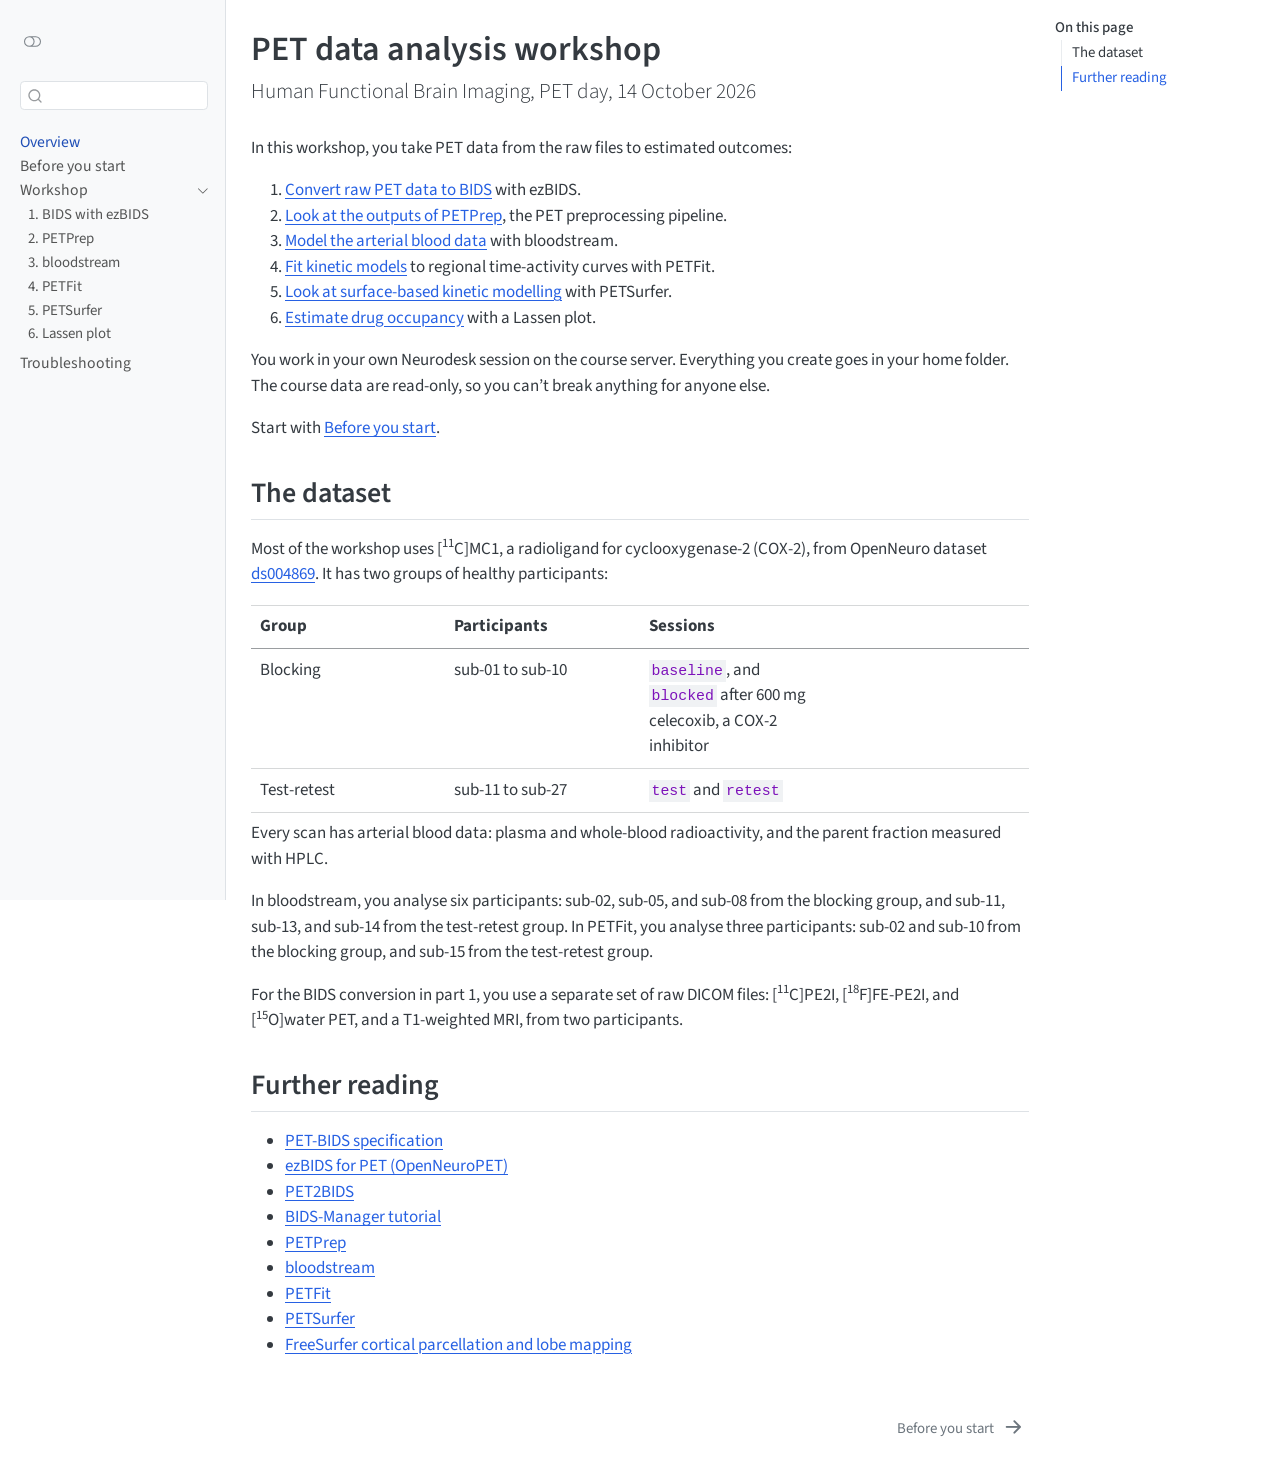
<file: docs/index.html>
<!DOCTYPE html>
<html xmlns="http://www.w3.org/1999/xhtml" lang="en" xml:lang="en"><head>

<meta charset="utf-8">
<meta name="generator" content="quarto-1.8.22">

<meta name="viewport" content="width=device-width, initial-scale=1.0, user-scalable=yes">


<title>PET data analysis workshop</title>
<style>
code{white-space: pre-wrap;}
span.smallcaps{font-variant: small-caps;}
div.columns{display: flex; gap: min(4vw, 1.5em);}
div.column{flex: auto; overflow-x: auto;}
div.hanging-indent{margin-left: 1.5em; text-indent: -1.5em;}
ul.task-list{list-style: none;}
ul.task-list li input[type="checkbox"] {
  width: 0.8em;
  margin: 0 0.8em 0.2em -1em; /* quarto-specific, see https://github.com/quarto-dev/quarto-cli/issues/4556 */ 
  vertical-align: middle;
}
</style>


<script src="site_libs/quarto-nav/quarto-nav.js"></script>
<script src="site_libs/quarto-nav/headroom.min.js"></script>
<script src="site_libs/clipboard/clipboard.min.js"></script>
<script src="site_libs/quarto-search/autocomplete.umd.js"></script>
<script src="site_libs/quarto-search/fuse.min.js"></script>
<script src="site_libs/quarto-search/quarto-search.js"></script>
<meta name="quarto:offset" content="./">
<link href="./setup.html" rel="next">
<script src="site_libs/quarto-html/quarto.js" type="module"></script>
<script src="site_libs/quarto-html/tabsets/tabsets.js" type="module"></script>
<script src="site_libs/quarto-html/axe/axe-check.js" type="module"></script>
<script src="site_libs/quarto-html/popper.min.js"></script>
<script src="site_libs/quarto-html/tippy.umd.min.js"></script>
<script src="site_libs/quarto-html/anchor.min.js"></script>
<link href="site_libs/quarto-html/tippy.css" rel="stylesheet">
<link href="site_libs/quarto-html/quarto-syntax-highlighting-cd7454b418030687c631a6a7286fbe16.css" rel="stylesheet" class="quarto-color-scheme" id="quarto-text-highlighting-styles">
<link href="site_libs/quarto-html/quarto-syntax-highlighting-dark-fbf3368e9a39f98674df9137282eadca.css" rel="stylesheet" class="quarto-color-scheme quarto-color-alternate" id="quarto-text-highlighting-styles">
<link href="site_libs/quarto-html/quarto-syntax-highlighting-cd7454b418030687c631a6a7286fbe16.css" rel="stylesheet" class="quarto-color-scheme-extra" id="quarto-text-highlighting-styles">
<script src="site_libs/bootstrap/bootstrap.min.js"></script>
<link href="site_libs/bootstrap/bootstrap-icons.css" rel="stylesheet">
<link href="site_libs/bootstrap/bootstrap-1dff777cf163c50baf22591510baa299.min.css" rel="stylesheet" append-hash="true" class="quarto-color-scheme" id="quarto-bootstrap" data-mode="light">
<link href="site_libs/bootstrap/bootstrap-dark-a25004ff6f9bb34376268c84d08a2f1b.min.css" rel="stylesheet" append-hash="true" class="quarto-color-scheme quarto-color-alternate" id="quarto-bootstrap" data-mode="dark">
<link href="site_libs/bootstrap/bootstrap-1dff777cf163c50baf22591510baa299.min.css" rel="stylesheet" append-hash="true" class="quarto-color-scheme-extra" id="quarto-bootstrap" data-mode="light">
<script id="quarto-search-options" type="application/json">{
  "location": "sidebar",
  "copy-button": false,
  "collapse-after": 3,
  "panel-placement": "start",
  "type": "textbox",
  "limit": 50,
  "keyboard-shortcut": [
    "f",
    "/",
    "s"
  ],
  "show-item-context": false,
  "language": {
    "search-no-results-text": "No results",
    "search-matching-documents-text": "matching documents",
    "search-copy-link-title": "Copy link to search",
    "search-hide-matches-text": "Hide additional matches",
    "search-more-match-text": "more match in this document",
    "search-more-matches-text": "more matches in this document",
    "search-clear-button-title": "Clear",
    "search-text-placeholder": "",
    "search-detached-cancel-button-title": "Cancel",
    "search-submit-button-title": "Submit",
    "search-label": "Search"
  }
}</script>
<style>html{ scroll-behavior: smooth; }</style>


</head>

<body class="nav-sidebar docked quarto-light"><script id="quarto-html-before-body" type="application/javascript">
    const toggleBodyColorMode = (bsSheetEl) => {
      const mode = bsSheetEl.getAttribute("data-mode");
      const bodyEl = window.document.querySelector("body");
      if (mode === "dark") {
        bodyEl.classList.add("quarto-dark");
        bodyEl.classList.remove("quarto-light");
      } else {
        bodyEl.classList.add("quarto-light");
        bodyEl.classList.remove("quarto-dark");
      }
    }
    const toggleBodyColorPrimary = () => {
      const bsSheetEl = window.document.querySelector("link#quarto-bootstrap:not([rel=disabled-stylesheet])");
      if (bsSheetEl) {
        toggleBodyColorMode(bsSheetEl);
      }
    }
    const setColorSchemeToggle = (alternate) => {
      const toggles = window.document.querySelectorAll('.quarto-color-scheme-toggle');
      for (let i=0; i < toggles.length; i++) {
        const toggle = toggles[i];
        if (toggle) {
          if (alternate) {
            toggle.classList.add("alternate");
          } else {
            toggle.classList.remove("alternate");
          }
        }
      }
    };
    const toggleColorMode = (alternate) => {
      // Switch the stylesheets
      const primaryStylesheets = window.document.querySelectorAll('link.quarto-color-scheme:not(.quarto-color-alternate)');
      const alternateStylesheets = window.document.querySelectorAll('link.quarto-color-scheme.quarto-color-alternate');
      manageTransitions('#quarto-margin-sidebar .nav-link', false);
      if (alternate) {
        // note: dark is layered on light, we don't disable primary!
        enableStylesheet(alternateStylesheets);
        for (const sheetNode of alternateStylesheets) {
          if (sheetNode.id === "quarto-bootstrap") {
            toggleBodyColorMode(sheetNode);
          }
        }
      } else {
        disableStylesheet(alternateStylesheets);
        enableStylesheet(primaryStylesheets)
        toggleBodyColorPrimary();
      }
      manageTransitions('#quarto-margin-sidebar .nav-link', true);
      // Switch the toggles
      setColorSchemeToggle(alternate)
      // Hack to workaround the fact that safari doesn't
      // properly recolor the scrollbar when toggling (#1455)
      if (navigator.userAgent.indexOf('Safari') > 0 && navigator.userAgent.indexOf('Chrome') == -1) {
        manageTransitions("body", false);
        window.scrollTo(0, 1);
        setTimeout(() => {
          window.scrollTo(0, 0);
          manageTransitions("body", true);
        }, 40);
      }
    }
    const disableStylesheet = (stylesheets) => {
      for (let i=0; i < stylesheets.length; i++) {
        const stylesheet = stylesheets[i];
        stylesheet.rel = 'disabled-stylesheet';
      }
    }
    const enableStylesheet = (stylesheets) => {
      for (let i=0; i < stylesheets.length; i++) {
        const stylesheet = stylesheets[i];
        if(stylesheet.rel !== 'stylesheet') { // for Chrome, which will still FOUC without this check
          stylesheet.rel = 'stylesheet';
        }
      }
    }
    const manageTransitions = (selector, allowTransitions) => {
      const els = window.document.querySelectorAll(selector);
      for (let i=0; i < els.length; i++) {
        const el = els[i];
        if (allowTransitions) {
          el.classList.remove('notransition');
        } else {
          el.classList.add('notransition');
        }
      }
    }
    const isFileUrl = () => {
      return window.location.protocol === 'file:';
    }
    const hasAlternateSentinel = () => {
      let styleSentinel = getColorSchemeSentinel();
      if (styleSentinel !== null) {
        return styleSentinel === "alternate";
      } else {
        return false;
      }
    }
    const setStyleSentinel = (alternate) => {
      const value = alternate ? "alternate" : "default";
      if (!isFileUrl()) {
        window.localStorage.setItem("quarto-color-scheme", value);
      } else {
        localAlternateSentinel = value;
      }
    }
    const getColorSchemeSentinel = () => {
      if (!isFileUrl()) {
        const storageValue = window.localStorage.getItem("quarto-color-scheme");
        return storageValue != null ? storageValue : localAlternateSentinel;
      } else {
        return localAlternateSentinel;
      }
    }
    const toggleGiscusIfUsed = (isAlternate, darkModeDefault) => {
      const baseTheme = document.querySelector('#giscus-base-theme')?.value ?? 'light';
      const alternateTheme = document.querySelector('#giscus-alt-theme')?.value ?? 'dark';
      let newTheme = '';
      if(authorPrefersDark) {
        newTheme = isAlternate ? baseTheme : alternateTheme;
      } else {
        newTheme = isAlternate ? alternateTheme : baseTheme;
      }
      const changeGiscusTheme = () => {
        // From: https://github.com/giscus/giscus/issues/336
        const sendMessage = (message) => {
          const iframe = document.querySelector('iframe.giscus-frame');
          if (!iframe) return;
          iframe.contentWindow.postMessage({ giscus: message }, 'https://giscus.app');
        }
        sendMessage({
          setConfig: {
            theme: newTheme
          }
        });
      }
      const isGiscussLoaded = window.document.querySelector('iframe.giscus-frame') !== null;
      if (isGiscussLoaded) {
        changeGiscusTheme();
      }
    };
    const authorPrefersDark = false;
    const darkModeDefault = authorPrefersDark;
      document.querySelector('link#quarto-text-highlighting-styles.quarto-color-scheme-extra').rel = 'disabled-stylesheet';
      document.querySelector('link#quarto-bootstrap.quarto-color-scheme-extra').rel = 'disabled-stylesheet';
    let localAlternateSentinel = darkModeDefault ? 'alternate' : 'default';
    // Dark / light mode switch
    window.quartoToggleColorScheme = () => {
      // Read the current dark / light value
      let toAlternate = !hasAlternateSentinel();
      toggleColorMode(toAlternate);
      setStyleSentinel(toAlternate);
      toggleGiscusIfUsed(toAlternate, darkModeDefault);
      window.dispatchEvent(new Event('resize'));
    };
    // Switch to dark mode if need be
    if (hasAlternateSentinel()) {
      toggleColorMode(true);
    } else {
      toggleColorMode(false);
    }
  </script>

<div id="quarto-search-results"></div>
  <header id="quarto-header" class="headroom fixed-top">
  <nav class="quarto-secondary-nav">
    <div class="container-fluid d-flex">
      <button type="button" class="quarto-btn-toggle btn" data-bs-toggle="collapse" role="button" data-bs-target=".quarto-sidebar-collapse-item" aria-controls="quarto-sidebar" aria-expanded="false" aria-label="Toggle sidebar navigation" onclick="if (window.quartoToggleHeadroom) { window.quartoToggleHeadroom(); }">
        <i class="bi bi-layout-text-sidebar-reverse"></i>
      </button>
        <nav class="quarto-page-breadcrumbs" aria-label="breadcrumb"><ol class="breadcrumb"><li class="breadcrumb-item"><a href="./index.html">Overview</a></li></ol></nav>
        <a class="flex-grow-1" role="navigation" data-bs-toggle="collapse" data-bs-target=".quarto-sidebar-collapse-item" aria-controls="quarto-sidebar" aria-expanded="false" aria-label="Toggle sidebar navigation" onclick="if (window.quartoToggleHeadroom) { window.quartoToggleHeadroom(); }">      
        </a>
      <button type="button" class="btn quarto-search-button" aria-label="Search" onclick="window.quartoOpenSearch();">
        <i class="bi bi-search"></i>
      </button>
    </div>
  </nav>
</header>
<!-- content -->
<div id="quarto-content" class="quarto-container page-columns page-rows-contents page-layout-article">
<!-- sidebar -->
  <nav id="quarto-sidebar" class="sidebar collapse collapse-horizontal quarto-sidebar-collapse-item sidebar-navigation docked overflow-auto">
    <div class="pt-lg-2 mt-2 text-left sidebar-header">
      <a href="./index.html" class="sidebar-logo-link">
      </a>
      <div class="sidebar-tools-main">
  <a href="" class="quarto-color-scheme-toggle quarto-navigation-tool  px-1" onclick="window.quartoToggleColorScheme(); return false;" title="Toggle dark mode"><i class="bi"></i></a>
</div>
      </div>
        <div class="mt-2 flex-shrink-0 align-items-center">
        <div class="sidebar-search">
        <div id="quarto-search" class="" title="Search"></div>
        </div>
        </div>
    <div class="sidebar-menu-container"> 
    <ul class="list-unstyled mt-1">
        <li class="sidebar-item">
  <div class="sidebar-item-container"> 
  <a href="./index.html" class="sidebar-item-text sidebar-link active">
 <span class="menu-text">Overview</span></a>
  </div>
</li>
        <li class="sidebar-item">
  <div class="sidebar-item-container"> 
  <a href="./setup.html" class="sidebar-item-text sidebar-link">
 <span class="menu-text">Before you start</span></a>
  </div>
</li>
        <li class="sidebar-item sidebar-item-section">
      <div class="sidebar-item-container"> 
            <a class="sidebar-item-text sidebar-link text-start" data-bs-toggle="collapse" data-bs-target="#quarto-sidebar-section-1" role="navigation" aria-expanded="true">
 <span class="menu-text">Workshop</span></a>
          <a class="sidebar-item-toggle text-start" data-bs-toggle="collapse" data-bs-target="#quarto-sidebar-section-1" role="navigation" aria-expanded="true" aria-label="Toggle section">
            <i class="bi bi-chevron-right ms-2"></i>
          </a> 
      </div>
      <ul id="quarto-sidebar-section-1" class="collapse list-unstyled sidebar-section depth1 show">  
          <li class="sidebar-item">
  <div class="sidebar-item-container"> 
  <a href="./01-ezbids.html" class="sidebar-item-text sidebar-link">
 <span class="menu-text">1. BIDS with ezBIDS</span></a>
  </div>
</li>
          <li class="sidebar-item">
  <div class="sidebar-item-container"> 
  <a href="./02-petprep.html" class="sidebar-item-text sidebar-link">
 <span class="menu-text">2. PETPrep</span></a>
  </div>
</li>
          <li class="sidebar-item">
  <div class="sidebar-item-container"> 
  <a href="./03-bloodstream.html" class="sidebar-item-text sidebar-link">
 <span class="menu-text">3. bloodstream</span></a>
  </div>
</li>
          <li class="sidebar-item">
  <div class="sidebar-item-container"> 
  <a href="./04-petfit.html" class="sidebar-item-text sidebar-link">
 <span class="menu-text">4. PETFit</span></a>
  </div>
</li>
          <li class="sidebar-item">
  <div class="sidebar-item-container"> 
  <a href="./05-petsurfer.html" class="sidebar-item-text sidebar-link">
 <span class="menu-text">5. PETSurfer</span></a>
  </div>
</li>
          <li class="sidebar-item">
  <div class="sidebar-item-container"> 
  <a href="./06-lassen.html" class="sidebar-item-text sidebar-link">
 <span class="menu-text">6. Lassen plot</span></a>
  </div>
</li>
      </ul>
  </li>
        <li class="sidebar-item">
  <div class="sidebar-item-container"> 
  <a href="./troubleshooting.html" class="sidebar-item-text sidebar-link">
 <span class="menu-text">Troubleshooting</span></a>
  </div>
</li>
    </ul>
    </div>
</nav>
<div id="quarto-sidebar-glass" class="quarto-sidebar-collapse-item" data-bs-toggle="collapse" data-bs-target=".quarto-sidebar-collapse-item"></div>
<!-- margin-sidebar -->
    <div id="quarto-margin-sidebar" class="sidebar margin-sidebar">
        <nav id="TOC" role="doc-toc" class="toc-active">
    <h2 id="toc-title">On this page</h2>
   
  <ul>
  <li><a href="#the-dataset" id="toc-the-dataset" class="nav-link active" data-scroll-target="#the-dataset">The dataset</a></li>
  <li><a href="#further-reading" id="toc-further-reading" class="nav-link" data-scroll-target="#further-reading">Further reading</a></li>
  </ul>
</nav>
    </div>
<!-- main -->
<main class="content" id="quarto-document-content">


<header id="title-block-header" class="quarto-title-block default">
<div class="quarto-title">
<h1 class="title">PET data analysis workshop</h1>
<p class="subtitle lead">Human Functional Brain Imaging, PET day, 14 October 2026</p>
</div>



<div class="quarto-title-meta">

    
  
    
  </div>
  


</header>


<p>In this workshop, you take PET data from the raw files to estimated outcomes:</p>
<ol type="1">
<li><a href="./01-ezbids.html">Convert raw PET data to BIDS</a> with ezBIDS.</li>
<li><a href="./02-petprep.html">Look at the outputs of PETPrep</a>, the PET preprocessing pipeline.</li>
<li><a href="./03-bloodstream.html">Model the arterial blood data</a> with bloodstream.</li>
<li><a href="./04-petfit.html">Fit kinetic models</a> to regional time-activity curves with PETFit.</li>
<li><a href="./05-petsurfer.html">Look at surface-based kinetic modelling</a> with PETSurfer.</li>
<li><a href="./06-lassen.html">Estimate drug occupancy</a> with a Lassen plot.</li>
</ol>
<p>You work in your own Neurodesk session on the course server. Everything you create goes in your home folder. The course data are read-only, so you can’t break anything for anyone else.</p>
<p>Start with <a href="./setup.html">Before you start</a>.</p>
<section id="the-dataset" class="level2">
<h2 class="anchored" data-anchor-id="the-dataset">The dataset</h2>
<p>Most of the workshop uses [<sup>11</sup>C]MC1, a radioligand for cyclooxygenase-2 (COX-2), from OpenNeuro dataset <a href="https://openneuro.org/datasets/ds004869">ds004869</a>. It has two groups of healthy participants:</p>
<table class="caption-top table">
<colgroup>
<col style="width: 25%">
<col style="width: 25%">
<col style="width: 25%">
<col style="width: 25%">
</colgroup>
<thead>
<tr class="header">
<th>Group</th>
<th>Participants</th>
<th>Sessions</th>
<th></th>
</tr>
</thead>
<tbody>
<tr class="odd">
<td>Blocking</td>
<td>sub-01 to sub-10</td>
<td><code>baseline</code>, and <code>blocked</code> after 600 mg celecoxib, a COX-2 inhibitor</td>
<td></td>
</tr>
<tr class="even">
<td>Test-retest</td>
<td>sub-11 to sub-27</td>
<td><code>test</code> and <code>retest</code></td>
<td></td>
</tr>
</tbody>
</table>
<p>Every scan has arterial blood data: plasma and whole-blood radioactivity, and the parent fraction measured with HPLC.</p>
<p>In bloodstream, you analyse six participants: sub-02, sub-05, and sub-08 from the blocking group, and sub-11, sub-13, and sub-14 from the test-retest group. In PETFit, you analyse three participants: sub-02 and sub-10 from the blocking group, and sub-15 from the test-retest group.</p>
<p>For the BIDS conversion in part 1, you use a separate set of raw DICOM files: [<sup>11</sup>C]PE2I, [<sup>18</sup>F]FE-PE2I, and [<sup>15</sup>O]water PET, and a T1-weighted MRI, from two participants.</p>
</section>
<section id="further-reading" class="level2">
<h2 class="anchored" data-anchor-id="further-reading">Further reading</h2>
<ul>
<li><a href="https://bids-specification.readthedocs.io/en/stable/modality-specific-files/positron-emission-tomography.html">PET-BIDS specification</a></li>
<li><a href="https://github.com/openneuropet/ezbids_docker">ezBIDS for PET (OpenNeuroPET)</a></li>
<li><a href="https://github.com/openneuropet/PET2BIDS">PET2BIDS</a></li>
<li><a href="https://ancplaboldenburg.github.io/bids_manager_documentation/tutorial.html">BIDS-Manager tutorial</a></li>
<li><a href="https://github.com/nipreps/petprep">PETPrep</a></li>
<li><a href="https://github.com/mathesong/bloodstream">bloodstream</a></li>
<li><a href="https://github.com/mathesong/petfit">PETFit</a></li>
<li><a href="https://github.com/freesurfer/petsurfer-bids">PETSurfer</a></li>
<li><a href="https://surfer.nmr.mgh.harvard.edu/fswiki/CorticalParcellation">FreeSurfer cortical parcellation and lobe mapping</a></li>
</ul>


</section>

</main> <!-- /main -->
<script id="quarto-html-after-body" type="application/javascript">
  window.document.addEventListener("DOMContentLoaded", function (event) {
    // Ensure there is a toggle, if there isn't float one in the top right
    if (window.document.querySelector('.quarto-color-scheme-toggle') === null) {
      const a = window.document.createElement('a');
      a.classList.add('top-right');
      a.classList.add('quarto-color-scheme-toggle');
      a.href = "";
      a.onclick = function() { try { window.quartoToggleColorScheme(); } catch {} return false; };
      const i = window.document.createElement("i");
      i.classList.add('bi');
      a.appendChild(i);
      window.document.body.appendChild(a);
    }
    setColorSchemeToggle(hasAlternateSentinel())
    const icon = "";
    const anchorJS = new window.AnchorJS();
    anchorJS.options = {
      placement: 'right',
      icon: icon
    };
    anchorJS.add('.anchored');
    const isCodeAnnotation = (el) => {
      for (const clz of el.classList) {
        if (clz.startsWith('code-annotation-')) {                     
          return true;
        }
      }
      return false;
    }
    const onCopySuccess = function(e) {
      // button target
      const button = e.trigger;
      // don't keep focus
      button.blur();
      // flash "checked"
      button.classList.add('code-copy-button-checked');
      var currentTitle = button.getAttribute("title");
      button.setAttribute("title", "Copied!");
      let tooltip;
      if (window.bootstrap) {
        button.setAttribute("data-bs-toggle", "tooltip");
        button.setAttribute("data-bs-placement", "left");
        button.setAttribute("data-bs-title", "Copied!");
        tooltip = new bootstrap.Tooltip(button, 
          { trigger: "manual", 
            customClass: "code-copy-button-tooltip",
            offset: [0, -8]});
        tooltip.show();    
      }
      setTimeout(function() {
        if (tooltip) {
          tooltip.hide();
          button.removeAttribute("data-bs-title");
          button.removeAttribute("data-bs-toggle");
          button.removeAttribute("data-bs-placement");
        }
        button.setAttribute("title", currentTitle);
        button.classList.remove('code-copy-button-checked');
      }, 1000);
      // clear code selection
      e.clearSelection();
    }
    const getTextToCopy = function(trigger) {
        const codeEl = trigger.previousElementSibling.cloneNode(true);
        for (const childEl of codeEl.children) {
          if (isCodeAnnotation(childEl)) {
            childEl.remove();
          }
        }
        return codeEl.innerText;
    }
    const clipboard = new window.ClipboardJS('.code-copy-button:not([data-in-quarto-modal])', {
      text: getTextToCopy
    });
    clipboard.on('success', onCopySuccess);
    if (window.document.getElementById('quarto-embedded-source-code-modal')) {
      const clipboardModal = new window.ClipboardJS('.code-copy-button[data-in-quarto-modal]', {
        text: getTextToCopy,
        container: window.document.getElementById('quarto-embedded-source-code-modal')
      });
      clipboardModal.on('success', onCopySuccess);
    }
      var localhostRegex = new RegExp(/^(?:http|https):\/\/localhost\:?[0-9]*\//);
      var mailtoRegex = new RegExp(/^mailto:/);
        var filterRegex = new RegExp('/' + window.location.host + '/');
      var isInternal = (href) => {
          return filterRegex.test(href) || localhostRegex.test(href) || mailtoRegex.test(href);
      }
      // Inspect non-navigation links and adorn them if external
     var links = window.document.querySelectorAll('a[href]:not(.nav-link):not(.navbar-brand):not(.toc-action):not(.sidebar-link):not(.sidebar-item-toggle):not(.pagination-link):not(.no-external):not([aria-hidden]):not(.dropdown-item):not(.quarto-navigation-tool):not(.about-link)');
      for (var i=0; i<links.length; i++) {
        const link = links[i];
        if (!isInternal(link.href)) {
          // undo the damage that might have been done by quarto-nav.js in the case of
          // links that we want to consider external
          if (link.dataset.originalHref !== undefined) {
            link.href = link.dataset.originalHref;
          }
        }
      }
    function tippyHover(el, contentFn, onTriggerFn, onUntriggerFn) {
      const config = {
        allowHTML: true,
        maxWidth: 500,
        delay: 100,
        arrow: false,
        appendTo: function(el) {
            return el.parentElement;
        },
        interactive: true,
        interactiveBorder: 10,
        theme: 'quarto',
        placement: 'bottom-start',
      };
      if (contentFn) {
        config.content = contentFn;
      }
      if (onTriggerFn) {
        config.onTrigger = onTriggerFn;
      }
      if (onUntriggerFn) {
        config.onUntrigger = onUntriggerFn;
      }
      window.tippy(el, config); 
    }
    const noterefs = window.document.querySelectorAll('a[role="doc-noteref"]');
    for (var i=0; i<noterefs.length; i++) {
      const ref = noterefs[i];
      tippyHover(ref, function() {
        // use id or data attribute instead here
        let href = ref.getAttribute('data-footnote-href') || ref.getAttribute('href');
        try { href = new URL(href).hash; } catch {}
        const id = href.replace(/^#\/?/, "");
        const note = window.document.getElementById(id);
        if (note) {
          return note.innerHTML;
        } else {
          return "";
        }
      });
    }
    const xrefs = window.document.querySelectorAll('a.quarto-xref');
    const processXRef = (id, note) => {
      // Strip column container classes
      const stripColumnClz = (el) => {
        el.classList.remove("page-full", "page-columns");
        if (el.children) {
          for (const child of el.children) {
            stripColumnClz(child);
          }
        }
      }
      stripColumnClz(note)
      if (id === null || id.startsWith('sec-')) {
        // Special case sections, only their first couple elements
        const container = document.createElement("div");
        if (note.children && note.children.length > 2) {
          container.appendChild(note.children[0].cloneNode(true));
          for (let i = 1; i < note.children.length; i++) {
            const child = note.children[i];
            if (child.tagName === "P" && child.innerText === "") {
              continue;
            } else {
              container.appendChild(child.cloneNode(true));
              break;
            }
          }
          if (window.Quarto?.typesetMath) {
            window.Quarto.typesetMath(container);
          }
          return container.innerHTML
        } else {
          if (window.Quarto?.typesetMath) {
            window.Quarto.typesetMath(note);
          }
          return note.innerHTML;
        }
      } else {
        // Remove any anchor links if they are present
        const anchorLink = note.querySelector('a.anchorjs-link');
        if (anchorLink) {
          anchorLink.remove();
        }
        if (window.Quarto?.typesetMath) {
          window.Quarto.typesetMath(note);
        }
        if (note.classList.contains("callout")) {
          return note.outerHTML;
        } else {
          return note.innerHTML;
        }
      }
    }
    for (var i=0; i<xrefs.length; i++) {
      const xref = xrefs[i];
      tippyHover(xref, undefined, function(instance) {
        instance.disable();
        let url = xref.getAttribute('href');
        let hash = undefined; 
        if (url.startsWith('#')) {
          hash = url;
        } else {
          try { hash = new URL(url).hash; } catch {}
        }
        if (hash) {
          const id = hash.replace(/^#\/?/, "");
          const note = window.document.getElementById(id);
          if (note !== null) {
            try {
              const html = processXRef(id, note.cloneNode(true));
              instance.setContent(html);
            } finally {
              instance.enable();
              instance.show();
            }
          } else {
            // See if we can fetch this
            fetch(url.split('#')[0])
            .then(res => res.text())
            .then(html => {
              const parser = new DOMParser();
              const htmlDoc = parser.parseFromString(html, "text/html");
              const note = htmlDoc.getElementById(id);
              if (note !== null) {
                const html = processXRef(id, note);
                instance.setContent(html);
              } 
            }).finally(() => {
              instance.enable();
              instance.show();
            });
          }
        } else {
          // See if we can fetch a full url (with no hash to target)
          // This is a special case and we should probably do some content thinning / targeting
          fetch(url)
          .then(res => res.text())
          .then(html => {
            const parser = new DOMParser();
            const htmlDoc = parser.parseFromString(html, "text/html");
            const note = htmlDoc.querySelector('main.content');
            if (note !== null) {
              // This should only happen for chapter cross references
              // (since there is no id in the URL)
              // remove the first header
              if (note.children.length > 0 && note.children[0].tagName === "HEADER") {
                note.children[0].remove();
              }
              const html = processXRef(null, note);
              instance.setContent(html);
            } 
          }).finally(() => {
            instance.enable();
            instance.show();
          });
        }
      }, function(instance) {
      });
    }
        let selectedAnnoteEl;
        const selectorForAnnotation = ( cell, annotation) => {
          let cellAttr = 'data-code-cell="' + cell + '"';
          let lineAttr = 'data-code-annotation="' +  annotation + '"';
          const selector = 'span[' + cellAttr + '][' + lineAttr + ']';
          return selector;
        }
        const selectCodeLines = (annoteEl) => {
          const doc = window.document;
          const targetCell = annoteEl.getAttribute("data-target-cell");
          const targetAnnotation = annoteEl.getAttribute("data-target-annotation");
          const annoteSpan = window.document.querySelector(selectorForAnnotation(targetCell, targetAnnotation));
          const lines = annoteSpan.getAttribute("data-code-lines").split(",");
          const lineIds = lines.map((line) => {
            return targetCell + "-" + line;
          })
          let top = null;
          let height = null;
          let parent = null;
          if (lineIds.length > 0) {
              //compute the position of the single el (top and bottom and make a div)
              const el = window.document.getElementById(lineIds[0]);
              top = el.offsetTop;
              height = el.offsetHeight;
              parent = el.parentElement.parentElement;
            if (lineIds.length > 1) {
              const lastEl = window.document.getElementById(lineIds[lineIds.length - 1]);
              const bottom = lastEl.offsetTop + lastEl.offsetHeight;
              height = bottom - top;
            }
            if (top !== null && height !== null && parent !== null) {
              // cook up a div (if necessary) and position it 
              let div = window.document.getElementById("code-annotation-line-highlight");
              if (div === null) {
                div = window.document.createElement("div");
                div.setAttribute("id", "code-annotation-line-highlight");
                div.style.position = 'absolute';
                parent.appendChild(div);
              }
              div.style.top = top - 2 + "px";
              div.style.height = height + 4 + "px";
              div.style.left = 0;
              let gutterDiv = window.document.getElementById("code-annotation-line-highlight-gutter");
              if (gutterDiv === null) {
                gutterDiv = window.document.createElement("div");
                gutterDiv.setAttribute("id", "code-annotation-line-highlight-gutter");
                gutterDiv.style.position = 'absolute';
                const codeCell = window.document.getElementById(targetCell);
                const gutter = codeCell.querySelector('.code-annotation-gutter');
                gutter.appendChild(gutterDiv);
              }
              gutterDiv.style.top = top - 2 + "px";
              gutterDiv.style.height = height + 4 + "px";
            }
            selectedAnnoteEl = annoteEl;
          }
        };
        const unselectCodeLines = () => {
          const elementsIds = ["code-annotation-line-highlight", "code-annotation-line-highlight-gutter"];
          elementsIds.forEach((elId) => {
            const div = window.document.getElementById(elId);
            if (div) {
              div.remove();
            }
          });
          selectedAnnoteEl = undefined;
        };
          // Handle positioning of the toggle
      window.addEventListener(
        "resize",
        throttle(() => {
          elRect = undefined;
          if (selectedAnnoteEl) {
            selectCodeLines(selectedAnnoteEl);
          }
        }, 10)
      );
      function throttle(fn, ms) {
      let throttle = false;
      let timer;
        return (...args) => {
          if(!throttle) { // first call gets through
              fn.apply(this, args);
              throttle = true;
          } else { // all the others get throttled
              if(timer) clearTimeout(timer); // cancel #2
              timer = setTimeout(() => {
                fn.apply(this, args);
                timer = throttle = false;
              }, ms);
          }
        };
      }
        // Attach click handler to the DT
        const annoteDls = window.document.querySelectorAll('dt[data-target-cell]');
        for (const annoteDlNode of annoteDls) {
          annoteDlNode.addEventListener('click', (event) => {
            const clickedEl = event.target;
            if (clickedEl !== selectedAnnoteEl) {
              unselectCodeLines();
              const activeEl = window.document.querySelector('dt[data-target-cell].code-annotation-active');
              if (activeEl) {
                activeEl.classList.remove('code-annotation-active');
              }
              selectCodeLines(clickedEl);
              clickedEl.classList.add('code-annotation-active');
            } else {
              // Unselect the line
              unselectCodeLines();
              clickedEl.classList.remove('code-annotation-active');
            }
          });
        }
    const findCites = (el) => {
      const parentEl = el.parentElement;
      if (parentEl) {
        const cites = parentEl.dataset.cites;
        if (cites) {
          return {
            el,
            cites: cites.split(' ')
          };
        } else {
          return findCites(el.parentElement)
        }
      } else {
        return undefined;
      }
    };
    var bibliorefs = window.document.querySelectorAll('a[role="doc-biblioref"]');
    for (var i=0; i<bibliorefs.length; i++) {
      const ref = bibliorefs[i];
      const citeInfo = findCites(ref);
      if (citeInfo) {
        tippyHover(citeInfo.el, function() {
          var popup = window.document.createElement('div');
          citeInfo.cites.forEach(function(cite) {
            var citeDiv = window.document.createElement('div');
            citeDiv.classList.add('hanging-indent');
            citeDiv.classList.add('csl-entry');
            var biblioDiv = window.document.getElementById('ref-' + cite);
            if (biblioDiv) {
              citeDiv.innerHTML = biblioDiv.innerHTML;
            }
            popup.appendChild(citeDiv);
          });
          return popup.innerHTML;
        });
      }
    }
  });
  </script>
<nav class="page-navigation">
  <div class="nav-page nav-page-previous">
  </div>
  <div class="nav-page nav-page-next">
      <a href="./setup.html" class="pagination-link" aria-label="Before you start">
        <span class="nav-page-text">Before you start</span> <i class="bi bi-arrow-right-short"></i>
      </a>
  </div>
</nav>
</div> <!-- /content -->




<script src="site_libs/quarto-html/zenscroll-min.js"></script>
</body></html>
</file>
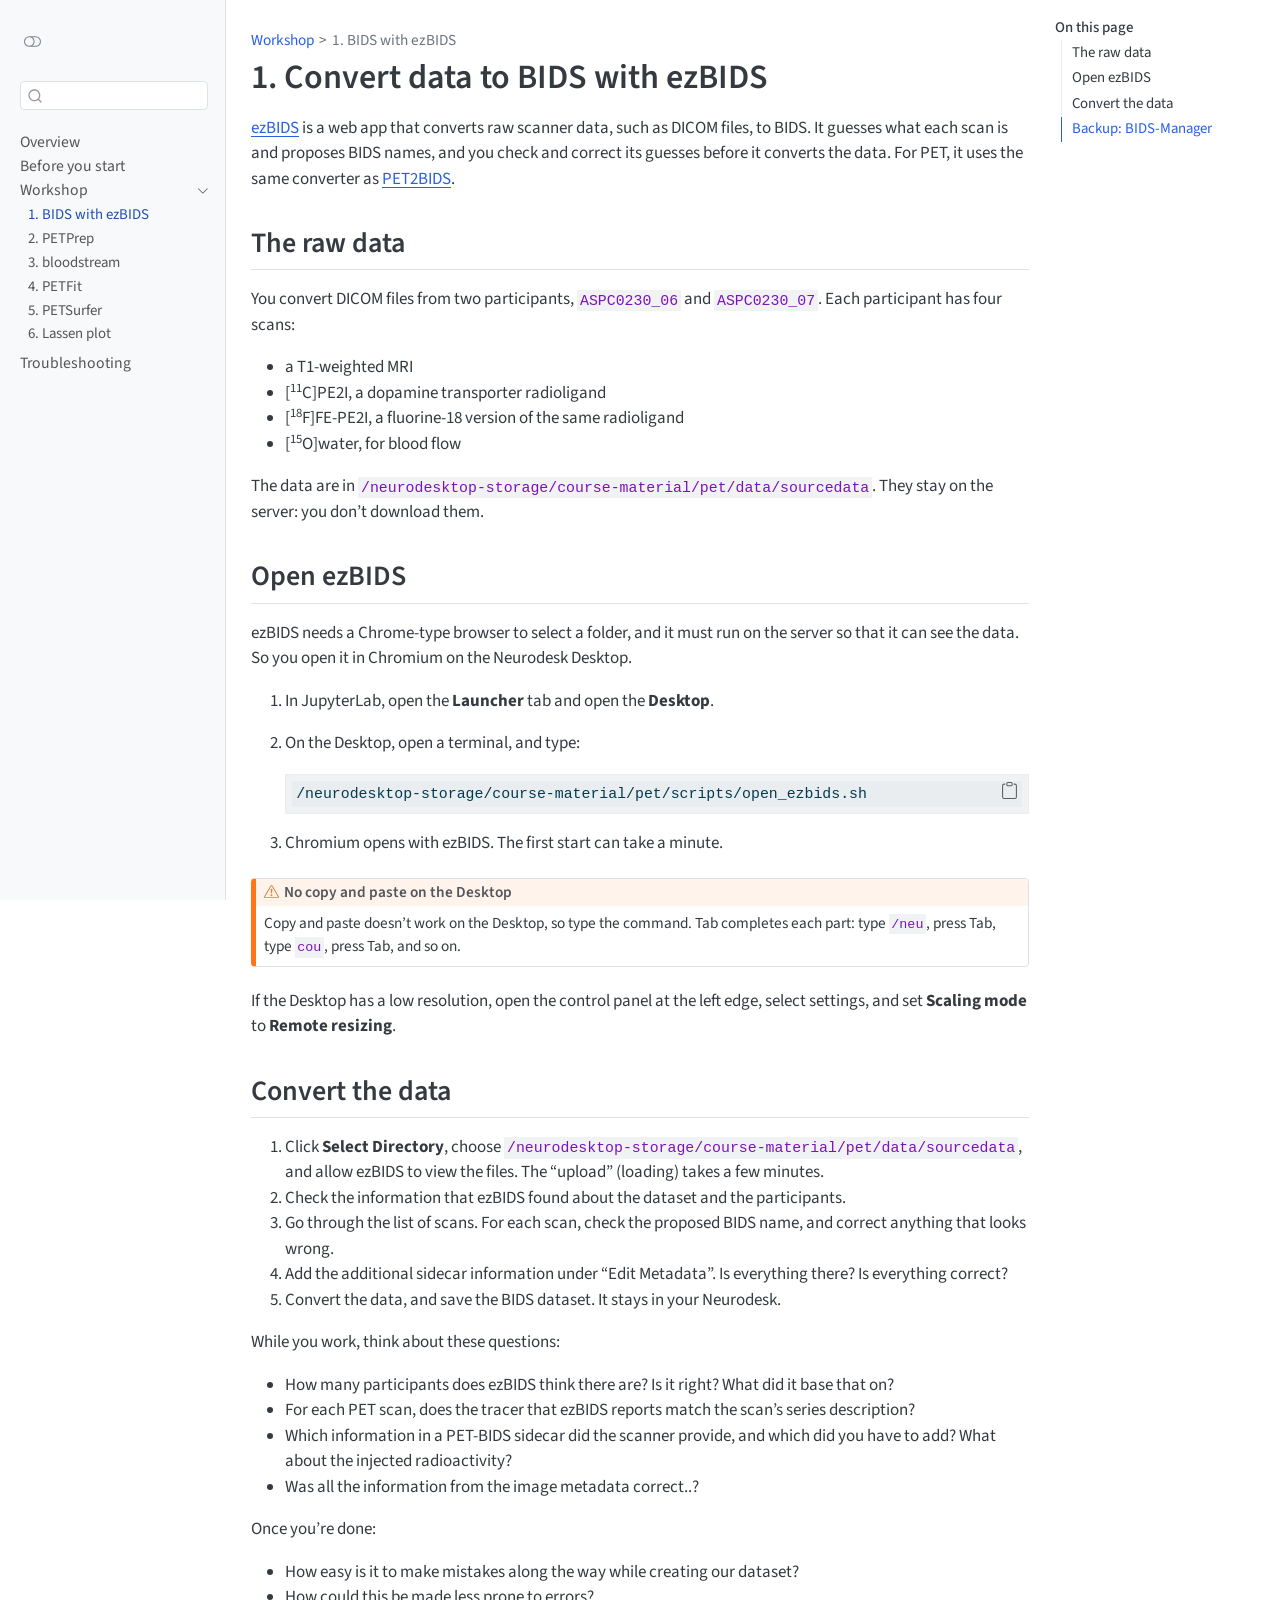
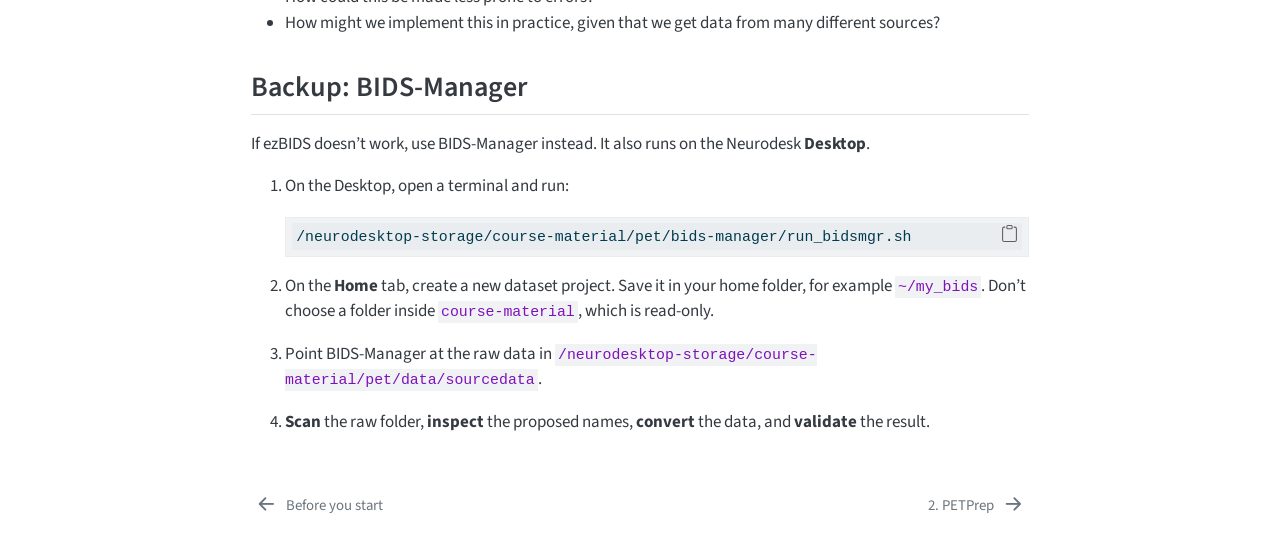
<file: docs/01-ezbids.html>
<!DOCTYPE html>
<html xmlns="http://www.w3.org/1999/xhtml" lang="en" xml:lang="en"><head>

<meta charset="utf-8">
<meta name="generator" content="quarto-1.8.22">

<meta name="viewport" content="width=device-width, initial-scale=1.0, user-scalable=yes">


<title>1. Convert data to BIDS with ezBIDS – PET data analysis workshop</title>
<style>
code{white-space: pre-wrap;}
span.smallcaps{font-variant: small-caps;}
div.columns{display: flex; gap: min(4vw, 1.5em);}
div.column{flex: auto; overflow-x: auto;}
div.hanging-indent{margin-left: 1.5em; text-indent: -1.5em;}
ul.task-list{list-style: none;}
ul.task-list li input[type="checkbox"] {
  width: 0.8em;
  margin: 0 0.8em 0.2em -1em; /* quarto-specific, see https://github.com/quarto-dev/quarto-cli/issues/4556 */ 
  vertical-align: middle;
}
/* CSS for syntax highlighting */
html { -webkit-text-size-adjust: 100%; }
pre > code.sourceCode { white-space: pre; position: relative; }
pre > code.sourceCode > span { display: inline-block; line-height: 1.25; }
pre > code.sourceCode > span:empty { height: 1.2em; }
.sourceCode { overflow: visible; }
code.sourceCode > span { color: inherit; text-decoration: inherit; }
div.sourceCode { margin: 1em 0; }
pre.sourceCode { margin: 0; }
@media screen {
div.sourceCode { overflow: auto; }
}
@media print {
pre > code.sourceCode { white-space: pre-wrap; }
pre > code.sourceCode > span { text-indent: -5em; padding-left: 5em; }
}
pre.numberSource code
  { counter-reset: source-line 0; }
pre.numberSource code > span
  { position: relative; left: -4em; counter-increment: source-line; }
pre.numberSource code > span > a:first-child::before
  { content: counter(source-line);
    position: relative; left: -1em; text-align: right; vertical-align: baseline;
    border: none; display: inline-block;
    -webkit-touch-callout: none; -webkit-user-select: none;
    -khtml-user-select: none; -moz-user-select: none;
    -ms-user-select: none; user-select: none;
    padding: 0 4px; width: 4em;
  }
pre.numberSource { margin-left: 3em;  padding-left: 4px; }
div.sourceCode
  {   }
@media screen {
pre > code.sourceCode > span > a:first-child::before { text-decoration: underline; }
}
</style>


<script src="site_libs/quarto-nav/quarto-nav.js"></script>
<script src="site_libs/quarto-nav/headroom.min.js"></script>
<script src="site_libs/clipboard/clipboard.min.js"></script>
<script src="site_libs/quarto-search/autocomplete.umd.js"></script>
<script src="site_libs/quarto-search/fuse.min.js"></script>
<script src="site_libs/quarto-search/quarto-search.js"></script>
<meta name="quarto:offset" content="./">
<link href="./02-petprep.html" rel="next">
<link href="./setup.html" rel="prev">
<script src="site_libs/quarto-html/quarto.js" type="module"></script>
<script src="site_libs/quarto-html/tabsets/tabsets.js" type="module"></script>
<script src="site_libs/quarto-html/axe/axe-check.js" type="module"></script>
<script src="site_libs/quarto-html/popper.min.js"></script>
<script src="site_libs/quarto-html/tippy.umd.min.js"></script>
<script src="site_libs/quarto-html/anchor.min.js"></script>
<link href="site_libs/quarto-html/tippy.css" rel="stylesheet">
<link href="site_libs/quarto-html/quarto-syntax-highlighting-cd7454b418030687c631a6a7286fbe16.css" rel="stylesheet" class="quarto-color-scheme" id="quarto-text-highlighting-styles">
<link href="site_libs/quarto-html/quarto-syntax-highlighting-dark-fbf3368e9a39f98674df9137282eadca.css" rel="stylesheet" class="quarto-color-scheme quarto-color-alternate" id="quarto-text-highlighting-styles">
<link href="site_libs/quarto-html/quarto-syntax-highlighting-cd7454b418030687c631a6a7286fbe16.css" rel="stylesheet" class="quarto-color-scheme-extra" id="quarto-text-highlighting-styles">
<script src="site_libs/bootstrap/bootstrap.min.js"></script>
<link href="site_libs/bootstrap/bootstrap-icons.css" rel="stylesheet">
<link href="site_libs/bootstrap/bootstrap-1dff777cf163c50baf22591510baa299.min.css" rel="stylesheet" append-hash="true" class="quarto-color-scheme" id="quarto-bootstrap" data-mode="light">
<link href="site_libs/bootstrap/bootstrap-dark-a25004ff6f9bb34376268c84d08a2f1b.min.css" rel="stylesheet" append-hash="true" class="quarto-color-scheme quarto-color-alternate" id="quarto-bootstrap" data-mode="dark">
<link href="site_libs/bootstrap/bootstrap-1dff777cf163c50baf22591510baa299.min.css" rel="stylesheet" append-hash="true" class="quarto-color-scheme-extra" id="quarto-bootstrap" data-mode="light">
<script id="quarto-search-options" type="application/json">{
  "location": "sidebar",
  "copy-button": false,
  "collapse-after": 3,
  "panel-placement": "start",
  "type": "textbox",
  "limit": 50,
  "keyboard-shortcut": [
    "f",
    "/",
    "s"
  ],
  "show-item-context": false,
  "language": {
    "search-no-results-text": "No results",
    "search-matching-documents-text": "matching documents",
    "search-copy-link-title": "Copy link to search",
    "search-hide-matches-text": "Hide additional matches",
    "search-more-match-text": "more match in this document",
    "search-more-matches-text": "more matches in this document",
    "search-clear-button-title": "Clear",
    "search-text-placeholder": "",
    "search-detached-cancel-button-title": "Cancel",
    "search-submit-button-title": "Submit",
    "search-label": "Search"
  }
}</script>
<style>html{ scroll-behavior: smooth; }</style>


</head>

<body class="nav-sidebar docked quarto-light"><script id="quarto-html-before-body" type="application/javascript">
    const toggleBodyColorMode = (bsSheetEl) => {
      const mode = bsSheetEl.getAttribute("data-mode");
      const bodyEl = window.document.querySelector("body");
      if (mode === "dark") {
        bodyEl.classList.add("quarto-dark");
        bodyEl.classList.remove("quarto-light");
      } else {
        bodyEl.classList.add("quarto-light");
        bodyEl.classList.remove("quarto-dark");
      }
    }
    const toggleBodyColorPrimary = () => {
      const bsSheetEl = window.document.querySelector("link#quarto-bootstrap:not([rel=disabled-stylesheet])");
      if (bsSheetEl) {
        toggleBodyColorMode(bsSheetEl);
      }
    }
    const setColorSchemeToggle = (alternate) => {
      const toggles = window.document.querySelectorAll('.quarto-color-scheme-toggle');
      for (let i=0; i < toggles.length; i++) {
        const toggle = toggles[i];
        if (toggle) {
          if (alternate) {
            toggle.classList.add("alternate");
          } else {
            toggle.classList.remove("alternate");
          }
        }
      }
    };
    const toggleColorMode = (alternate) => {
      // Switch the stylesheets
      const primaryStylesheets = window.document.querySelectorAll('link.quarto-color-scheme:not(.quarto-color-alternate)');
      const alternateStylesheets = window.document.querySelectorAll('link.quarto-color-scheme.quarto-color-alternate');
      manageTransitions('#quarto-margin-sidebar .nav-link', false);
      if (alternate) {
        // note: dark is layered on light, we don't disable primary!
        enableStylesheet(alternateStylesheets);
        for (const sheetNode of alternateStylesheets) {
          if (sheetNode.id === "quarto-bootstrap") {
            toggleBodyColorMode(sheetNode);
          }
        }
      } else {
        disableStylesheet(alternateStylesheets);
        enableStylesheet(primaryStylesheets)
        toggleBodyColorPrimary();
      }
      manageTransitions('#quarto-margin-sidebar .nav-link', true);
      // Switch the toggles
      setColorSchemeToggle(alternate)
      // Hack to workaround the fact that safari doesn't
      // properly recolor the scrollbar when toggling (#1455)
      if (navigator.userAgent.indexOf('Safari') > 0 && navigator.userAgent.indexOf('Chrome') == -1) {
        manageTransitions("body", false);
        window.scrollTo(0, 1);
        setTimeout(() => {
          window.scrollTo(0, 0);
          manageTransitions("body", true);
        }, 40);
      }
    }
    const disableStylesheet = (stylesheets) => {
      for (let i=0; i < stylesheets.length; i++) {
        const stylesheet = stylesheets[i];
        stylesheet.rel = 'disabled-stylesheet';
      }
    }
    const enableStylesheet = (stylesheets) => {
      for (let i=0; i < stylesheets.length; i++) {
        const stylesheet = stylesheets[i];
        if(stylesheet.rel !== 'stylesheet') { // for Chrome, which will still FOUC without this check
          stylesheet.rel = 'stylesheet';
        }
      }
    }
    const manageTransitions = (selector, allowTransitions) => {
      const els = window.document.querySelectorAll(selector);
      for (let i=0; i < els.length; i++) {
        const el = els[i];
        if (allowTransitions) {
          el.classList.remove('notransition');
        } else {
          el.classList.add('notransition');
        }
      }
    }
    const isFileUrl = () => {
      return window.location.protocol === 'file:';
    }
    const hasAlternateSentinel = () => {
      let styleSentinel = getColorSchemeSentinel();
      if (styleSentinel !== null) {
        return styleSentinel === "alternate";
      } else {
        return false;
      }
    }
    const setStyleSentinel = (alternate) => {
      const value = alternate ? "alternate" : "default";
      if (!isFileUrl()) {
        window.localStorage.setItem("quarto-color-scheme", value);
      } else {
        localAlternateSentinel = value;
      }
    }
    const getColorSchemeSentinel = () => {
      if (!isFileUrl()) {
        const storageValue = window.localStorage.getItem("quarto-color-scheme");
        return storageValue != null ? storageValue : localAlternateSentinel;
      } else {
        return localAlternateSentinel;
      }
    }
    const toggleGiscusIfUsed = (isAlternate, darkModeDefault) => {
      const baseTheme = document.querySelector('#giscus-base-theme')?.value ?? 'light';
      const alternateTheme = document.querySelector('#giscus-alt-theme')?.value ?? 'dark';
      let newTheme = '';
      if(authorPrefersDark) {
        newTheme = isAlternate ? baseTheme : alternateTheme;
      } else {
        newTheme = isAlternate ? alternateTheme : baseTheme;
      }
      const changeGiscusTheme = () => {
        // From: https://github.com/giscus/giscus/issues/336
        const sendMessage = (message) => {
          const iframe = document.querySelector('iframe.giscus-frame');
          if (!iframe) return;
          iframe.contentWindow.postMessage({ giscus: message }, 'https://giscus.app');
        }
        sendMessage({
          setConfig: {
            theme: newTheme
          }
        });
      }
      const isGiscussLoaded = window.document.querySelector('iframe.giscus-frame') !== null;
      if (isGiscussLoaded) {
        changeGiscusTheme();
      }
    };
    const authorPrefersDark = false;
    const darkModeDefault = authorPrefersDark;
      document.querySelector('link#quarto-text-highlighting-styles.quarto-color-scheme-extra').rel = 'disabled-stylesheet';
      document.querySelector('link#quarto-bootstrap.quarto-color-scheme-extra').rel = 'disabled-stylesheet';
    let localAlternateSentinel = darkModeDefault ? 'alternate' : 'default';
    // Dark / light mode switch
    window.quartoToggleColorScheme = () => {
      // Read the current dark / light value
      let toAlternate = !hasAlternateSentinel();
      toggleColorMode(toAlternate);
      setStyleSentinel(toAlternate);
      toggleGiscusIfUsed(toAlternate, darkModeDefault);
      window.dispatchEvent(new Event('resize'));
    };
    // Switch to dark mode if need be
    if (hasAlternateSentinel()) {
      toggleColorMode(true);
    } else {
      toggleColorMode(false);
    }
  </script>

<div id="quarto-search-results"></div>
  <header id="quarto-header" class="headroom fixed-top">
  <nav class="quarto-secondary-nav">
    <div class="container-fluid d-flex">
      <button type="button" class="quarto-btn-toggle btn" data-bs-toggle="collapse" role="button" data-bs-target=".quarto-sidebar-collapse-item" aria-controls="quarto-sidebar" aria-expanded="false" aria-label="Toggle sidebar navigation" onclick="if (window.quartoToggleHeadroom) { window.quartoToggleHeadroom(); }">
        <i class="bi bi-layout-text-sidebar-reverse"></i>
      </button>
        <nav class="quarto-page-breadcrumbs" aria-label="breadcrumb"><ol class="breadcrumb"><li class="breadcrumb-item"><a href="./01-ezbids.html">Workshop</a></li><li class="breadcrumb-item"><a href="./01-ezbids.html">1. BIDS with ezBIDS</a></li></ol></nav>
        <a class="flex-grow-1" role="navigation" data-bs-toggle="collapse" data-bs-target=".quarto-sidebar-collapse-item" aria-controls="quarto-sidebar" aria-expanded="false" aria-label="Toggle sidebar navigation" onclick="if (window.quartoToggleHeadroom) { window.quartoToggleHeadroom(); }">      
        </a>
      <button type="button" class="btn quarto-search-button" aria-label="Search" onclick="window.quartoOpenSearch();">
        <i class="bi bi-search"></i>
      </button>
    </div>
  </nav>
</header>
<!-- content -->
<div id="quarto-content" class="quarto-container page-columns page-rows-contents page-layout-article">
<!-- sidebar -->
  <nav id="quarto-sidebar" class="sidebar collapse collapse-horizontal quarto-sidebar-collapse-item sidebar-navigation docked overflow-auto">
    <div class="pt-lg-2 mt-2 text-left sidebar-header">
      <a href="./index.html" class="sidebar-logo-link">
      </a>
      <div class="sidebar-tools-main">
  <a href="" class="quarto-color-scheme-toggle quarto-navigation-tool  px-1" onclick="window.quartoToggleColorScheme(); return false;" title="Toggle dark mode"><i class="bi"></i></a>
</div>
      </div>
        <div class="mt-2 flex-shrink-0 align-items-center">
        <div class="sidebar-search">
        <div id="quarto-search" class="" title="Search"></div>
        </div>
        </div>
    <div class="sidebar-menu-container"> 
    <ul class="list-unstyled mt-1">
        <li class="sidebar-item">
  <div class="sidebar-item-container"> 
  <a href="./index.html" class="sidebar-item-text sidebar-link">
 <span class="menu-text">Overview</span></a>
  </div>
</li>
        <li class="sidebar-item">
  <div class="sidebar-item-container"> 
  <a href="./setup.html" class="sidebar-item-text sidebar-link">
 <span class="menu-text">Before you start</span></a>
  </div>
</li>
        <li class="sidebar-item sidebar-item-section">
      <div class="sidebar-item-container"> 
            <a class="sidebar-item-text sidebar-link text-start" data-bs-toggle="collapse" data-bs-target="#quarto-sidebar-section-1" role="navigation" aria-expanded="true">
 <span class="menu-text">Workshop</span></a>
          <a class="sidebar-item-toggle text-start" data-bs-toggle="collapse" data-bs-target="#quarto-sidebar-section-1" role="navigation" aria-expanded="true" aria-label="Toggle section">
            <i class="bi bi-chevron-right ms-2"></i>
          </a> 
      </div>
      <ul id="quarto-sidebar-section-1" class="collapse list-unstyled sidebar-section depth1 show">  
          <li class="sidebar-item">
  <div class="sidebar-item-container"> 
  <a href="./01-ezbids.html" class="sidebar-item-text sidebar-link active">
 <span class="menu-text">1. BIDS with ezBIDS</span></a>
  </div>
</li>
          <li class="sidebar-item">
  <div class="sidebar-item-container"> 
  <a href="./02-petprep.html" class="sidebar-item-text sidebar-link">
 <span class="menu-text">2. PETPrep</span></a>
  </div>
</li>
          <li class="sidebar-item">
  <div class="sidebar-item-container"> 
  <a href="./03-bloodstream.html" class="sidebar-item-text sidebar-link">
 <span class="menu-text">3. bloodstream</span></a>
  </div>
</li>
          <li class="sidebar-item">
  <div class="sidebar-item-container"> 
  <a href="./04-petfit.html" class="sidebar-item-text sidebar-link">
 <span class="menu-text">4. PETFit</span></a>
  </div>
</li>
          <li class="sidebar-item">
  <div class="sidebar-item-container"> 
  <a href="./05-petsurfer.html" class="sidebar-item-text sidebar-link">
 <span class="menu-text">5. PETSurfer</span></a>
  </div>
</li>
          <li class="sidebar-item">
  <div class="sidebar-item-container"> 
  <a href="./06-lassen.html" class="sidebar-item-text sidebar-link">
 <span class="menu-text">6. Lassen plot</span></a>
  </div>
</li>
      </ul>
  </li>
        <li class="sidebar-item">
  <div class="sidebar-item-container"> 
  <a href="./troubleshooting.html" class="sidebar-item-text sidebar-link">
 <span class="menu-text">Troubleshooting</span></a>
  </div>
</li>
    </ul>
    </div>
</nav>
<div id="quarto-sidebar-glass" class="quarto-sidebar-collapse-item" data-bs-toggle="collapse" data-bs-target=".quarto-sidebar-collapse-item"></div>
<!-- margin-sidebar -->
    <div id="quarto-margin-sidebar" class="sidebar margin-sidebar">
        <nav id="TOC" role="doc-toc" class="toc-active">
    <h2 id="toc-title">On this page</h2>
   
  <ul>
  <li><a href="#the-raw-data" id="toc-the-raw-data" class="nav-link active" data-scroll-target="#the-raw-data">The raw data</a></li>
  <li><a href="#open-ezbids" id="toc-open-ezbids" class="nav-link" data-scroll-target="#open-ezbids">Open ezBIDS</a></li>
  <li><a href="#convert-the-data" id="toc-convert-the-data" class="nav-link" data-scroll-target="#convert-the-data">Convert the data</a></li>
  <li><a href="#backup-bids-manager" id="toc-backup-bids-manager" class="nav-link" data-scroll-target="#backup-bids-manager">Backup: BIDS-Manager</a></li>
  </ul>
</nav>
    </div>
<!-- main -->
<main class="content" id="quarto-document-content">


<header id="title-block-header" class="quarto-title-block default"><nav class="quarto-page-breadcrumbs quarto-title-breadcrumbs d-none d-lg-block" aria-label="breadcrumb"><ol class="breadcrumb"><li class="breadcrumb-item"><a href="./01-ezbids.html">Workshop</a></li><li class="breadcrumb-item"><a href="./01-ezbids.html">1. BIDS with ezBIDS</a></li></ol></nav>
<div class="quarto-title">
<h1 class="title">1. Convert data to BIDS with ezBIDS</h1>
</div>



<div class="quarto-title-meta">

    
  
    
  </div>
  


</header>


<p><a href="https://github.com/openneuropet/ezbids_docker">ezBIDS</a> is a web app that converts raw scanner data, such as DICOM files, to BIDS. It guesses what each scan is and proposes BIDS names, and you check and correct its guesses before it converts the data. For PET, it uses the same converter as <a href="https://github.com/openneuropet/PET2BIDS">PET2BIDS</a>.</p>
<section id="the-raw-data" class="level2">
<h2 class="anchored" data-anchor-id="the-raw-data">The raw data</h2>
<p>You convert DICOM files from two participants, <code>ASPC0230_06</code> and <code>ASPC0230_07</code>. Each participant has four scans:</p>
<ul>
<li>a T1-weighted MRI</li>
<li>[<sup>11</sup>C]PE2I, a dopamine transporter radioligand</li>
<li>[<sup>18</sup>F]FE-PE2I, a fluorine-18 version of the same radioligand</li>
<li>[<sup>15</sup>O]water, for blood flow</li>
</ul>
<p>The data are in <code>/neurodesktop-storage/course-material/pet/data/sourcedata</code>. They stay on the server: you don’t download them.</p>
</section>
<section id="open-ezbids" class="level2">
<h2 class="anchored" data-anchor-id="open-ezbids">Open ezBIDS</h2>
<p>ezBIDS needs a Chrome-type browser to select a folder, and it must run on the server so that it can see the data. So you open it in Chromium on the Neurodesk Desktop.</p>
<ol type="1">
<li><p>In JupyterLab, open the <strong>Launcher</strong> tab and open the <strong>Desktop</strong>.</p></li>
<li><p>On the Desktop, open a terminal, and type:</p>
<div class="code-copy-outer-scaffold"><div class="sourceCode" id="cb1"><pre class="sourceCode bash code-with-copy"><code class="sourceCode bash"><span id="cb1-1"><a href="#cb1-1" aria-hidden="true" tabindex="-1"></a><span class="ex">/neurodesktop-storage/course-material/pet/scripts/open_ezbids.sh</span></span></code></pre></div><button title="Copy to Clipboard" class="code-copy-button"><i class="bi"></i></button></div></li>
<li><p>Chromium opens with ezBIDS. The first start can take a minute.</p></li>
</ol>
<div class="callout callout-style-default callout-warning callout-titled">
<div class="callout-header d-flex align-content-center">
<div class="callout-icon-container">
<i class="callout-icon"></i>
</div>
<div class="callout-title-container flex-fill">
<span class="screen-reader-only">Warning</span>No copy and paste on the Desktop
</div>
</div>
<div class="callout-body-container callout-body">
<p>Copy and paste doesn’t work on the Desktop, so type the command. Tab completes each part: type <code>/neu</code>, press Tab, type <code>cou</code>, press Tab, and so on.</p>
</div>
</div>
<p>If the Desktop has a low resolution, open the control panel at the left edge, select settings, and set <strong>Scaling mode</strong> to <strong>Remote resizing</strong>.</p>
</section>
<section id="convert-the-data" class="level2">
<h2 class="anchored" data-anchor-id="convert-the-data">Convert the data</h2>
<ol type="1">
<li>Click <strong>Select Directory</strong>, choose <code>/neurodesktop-storage/course-material/pet/data/sourcedata</code>, and allow ezBIDS to view the files. The “upload” (loading) takes a few minutes.</li>
<li>Check the information that ezBIDS found about the dataset and the participants.</li>
<li>Go through the list of scans. For each scan, check the proposed BIDS name, and correct anything that looks wrong.</li>
<li>Add the additional sidecar information under “Edit Metadata”. Is everything there? Is everything correct?</li>
<li>Convert the data, and save the BIDS dataset. It stays in your Neurodesk.</li>
</ol>
<p>While you work, think about these questions:</p>
<ul>
<li>How many participants does ezBIDS think there are? Is it right? What did it base that on?</li>
<li>For each PET scan, does the tracer that ezBIDS reports match the scan’s series description?</li>
<li>Which information in a PET-BIDS sidecar did the scanner provide, and which did you have to add? What about the injected radioactivity?</li>
<li>Was all the information from the image metadata correct..?</li>
</ul>
<p>Once you’re done:</p>
<ul>
<li>How easy is it to make mistakes along the way while creating our dataset?</li>
<li>How could this be made less prone to errors?</li>
<li>How might we implement this in practice, given that we get data from many different sources?</li>
</ul>
</section>
<section id="backup-bids-manager" class="level2">
<h2 class="anchored" data-anchor-id="backup-bids-manager">Backup: BIDS-Manager</h2>
<p>If ezBIDS doesn’t work, use BIDS-Manager instead. It also runs on the Neurodesk <strong>Desktop</strong>.</p>
<ol type="1">
<li><p>On the Desktop, open a terminal and run:</p>
<div class="code-copy-outer-scaffold"><div class="sourceCode" id="cb2"><pre class="sourceCode bash code-with-copy"><code class="sourceCode bash"><span id="cb2-1"><a href="#cb2-1" aria-hidden="true" tabindex="-1"></a><span class="ex">/neurodesktop-storage/course-material/pet/bids-manager/run_bidsmgr.sh</span></span></code></pre></div><button title="Copy to Clipboard" class="code-copy-button"><i class="bi"></i></button></div></li>
<li><p>On the <strong>Home</strong> tab, create a new dataset project. Save it in your home folder, for example <code>~/my_bids</code>. Don’t choose a folder inside <code>course-material</code>, which is read-only.</p></li>
<li><p>Point BIDS-Manager at the raw data in <code>/neurodesktop-storage/course-material/pet/data/sourcedata</code>.</p></li>
<li><p><strong>Scan</strong> the raw folder, <strong>inspect</strong> the proposed names, <strong>convert</strong> the data, and <strong>validate</strong> the result.</p></li>
</ol>


</section>

</main> <!-- /main -->
<script id="quarto-html-after-body" type="application/javascript">
  window.document.addEventListener("DOMContentLoaded", function (event) {
    // Ensure there is a toggle, if there isn't float one in the top right
    if (window.document.querySelector('.quarto-color-scheme-toggle') === null) {
      const a = window.document.createElement('a');
      a.classList.add('top-right');
      a.classList.add('quarto-color-scheme-toggle');
      a.href = "";
      a.onclick = function() { try { window.quartoToggleColorScheme(); } catch {} return false; };
      const i = window.document.createElement("i");
      i.classList.add('bi');
      a.appendChild(i);
      window.document.body.appendChild(a);
    }
    setColorSchemeToggle(hasAlternateSentinel())
    const icon = "";
    const anchorJS = new window.AnchorJS();
    anchorJS.options = {
      placement: 'right',
      icon: icon
    };
    anchorJS.add('.anchored');
    const isCodeAnnotation = (el) => {
      for (const clz of el.classList) {
        if (clz.startsWith('code-annotation-')) {                     
          return true;
        }
      }
      return false;
    }
    const onCopySuccess = function(e) {
      // button target
      const button = e.trigger;
      // don't keep focus
      button.blur();
      // flash "checked"
      button.classList.add('code-copy-button-checked');
      var currentTitle = button.getAttribute("title");
      button.setAttribute("title", "Copied!");
      let tooltip;
      if (window.bootstrap) {
        button.setAttribute("data-bs-toggle", "tooltip");
        button.setAttribute("data-bs-placement", "left");
        button.setAttribute("data-bs-title", "Copied!");
        tooltip = new bootstrap.Tooltip(button, 
          { trigger: "manual", 
            customClass: "code-copy-button-tooltip",
            offset: [0, -8]});
        tooltip.show();    
      }
      setTimeout(function() {
        if (tooltip) {
          tooltip.hide();
          button.removeAttribute("data-bs-title");
          button.removeAttribute("data-bs-toggle");
          button.removeAttribute("data-bs-placement");
        }
        button.setAttribute("title", currentTitle);
        button.classList.remove('code-copy-button-checked');
      }, 1000);
      // clear code selection
      e.clearSelection();
    }
    const getTextToCopy = function(trigger) {
        const codeEl = trigger.previousElementSibling.cloneNode(true);
        for (const childEl of codeEl.children) {
          if (isCodeAnnotation(childEl)) {
            childEl.remove();
          }
        }
        return codeEl.innerText;
    }
    const clipboard = new window.ClipboardJS('.code-copy-button:not([data-in-quarto-modal])', {
      text: getTextToCopy
    });
    clipboard.on('success', onCopySuccess);
    if (window.document.getElementById('quarto-embedded-source-code-modal')) {
      const clipboardModal = new window.ClipboardJS('.code-copy-button[data-in-quarto-modal]', {
        text: getTextToCopy,
        container: window.document.getElementById('quarto-embedded-source-code-modal')
      });
      clipboardModal.on('success', onCopySuccess);
    }
      var localhostRegex = new RegExp(/^(?:http|https):\/\/localhost\:?[0-9]*\//);
      var mailtoRegex = new RegExp(/^mailto:/);
        var filterRegex = new RegExp('/' + window.location.host + '/');
      var isInternal = (href) => {
          return filterRegex.test(href) || localhostRegex.test(href) || mailtoRegex.test(href);
      }
      // Inspect non-navigation links and adorn them if external
     var links = window.document.querySelectorAll('a[href]:not(.nav-link):not(.navbar-brand):not(.toc-action):not(.sidebar-link):not(.sidebar-item-toggle):not(.pagination-link):not(.no-external):not([aria-hidden]):not(.dropdown-item):not(.quarto-navigation-tool):not(.about-link)');
      for (var i=0; i<links.length; i++) {
        const link = links[i];
        if (!isInternal(link.href)) {
          // undo the damage that might have been done by quarto-nav.js in the case of
          // links that we want to consider external
          if (link.dataset.originalHref !== undefined) {
            link.href = link.dataset.originalHref;
          }
        }
      }
    function tippyHover(el, contentFn, onTriggerFn, onUntriggerFn) {
      const config = {
        allowHTML: true,
        maxWidth: 500,
        delay: 100,
        arrow: false,
        appendTo: function(el) {
            return el.parentElement;
        },
        interactive: true,
        interactiveBorder: 10,
        theme: 'quarto',
        placement: 'bottom-start',
      };
      if (contentFn) {
        config.content = contentFn;
      }
      if (onTriggerFn) {
        config.onTrigger = onTriggerFn;
      }
      if (onUntriggerFn) {
        config.onUntrigger = onUntriggerFn;
      }
      window.tippy(el, config); 
    }
    const noterefs = window.document.querySelectorAll('a[role="doc-noteref"]');
    for (var i=0; i<noterefs.length; i++) {
      const ref = noterefs[i];
      tippyHover(ref, function() {
        // use id or data attribute instead here
        let href = ref.getAttribute('data-footnote-href') || ref.getAttribute('href');
        try { href = new URL(href).hash; } catch {}
        const id = href.replace(/^#\/?/, "");
        const note = window.document.getElementById(id);
        if (note) {
          return note.innerHTML;
        } else {
          return "";
        }
      });
    }
    const xrefs = window.document.querySelectorAll('a.quarto-xref');
    const processXRef = (id, note) => {
      // Strip column container classes
      const stripColumnClz = (el) => {
        el.classList.remove("page-full", "page-columns");
        if (el.children) {
          for (const child of el.children) {
            stripColumnClz(child);
          }
        }
      }
      stripColumnClz(note)
      if (id === null || id.startsWith('sec-')) {
        // Special case sections, only their first couple elements
        const container = document.createElement("div");
        if (note.children && note.children.length > 2) {
          container.appendChild(note.children[0].cloneNode(true));
          for (let i = 1; i < note.children.length; i++) {
            const child = note.children[i];
            if (child.tagName === "P" && child.innerText === "") {
              continue;
            } else {
              container.appendChild(child.cloneNode(true));
              break;
            }
          }
          if (window.Quarto?.typesetMath) {
            window.Quarto.typesetMath(container);
          }
          return container.innerHTML
        } else {
          if (window.Quarto?.typesetMath) {
            window.Quarto.typesetMath(note);
          }
          return note.innerHTML;
        }
      } else {
        // Remove any anchor links if they are present
        const anchorLink = note.querySelector('a.anchorjs-link');
        if (anchorLink) {
          anchorLink.remove();
        }
        if (window.Quarto?.typesetMath) {
          window.Quarto.typesetMath(note);
        }
        if (note.classList.contains("callout")) {
          return note.outerHTML;
        } else {
          return note.innerHTML;
        }
      }
    }
    for (var i=0; i<xrefs.length; i++) {
      const xref = xrefs[i];
      tippyHover(xref, undefined, function(instance) {
        instance.disable();
        let url = xref.getAttribute('href');
        let hash = undefined; 
        if (url.startsWith('#')) {
          hash = url;
        } else {
          try { hash = new URL(url).hash; } catch {}
        }
        if (hash) {
          const id = hash.replace(/^#\/?/, "");
          const note = window.document.getElementById(id);
          if (note !== null) {
            try {
              const html = processXRef(id, note.cloneNode(true));
              instance.setContent(html);
            } finally {
              instance.enable();
              instance.show();
            }
          } else {
            // See if we can fetch this
            fetch(url.split('#')[0])
            .then(res => res.text())
            .then(html => {
              const parser = new DOMParser();
              const htmlDoc = parser.parseFromString(html, "text/html");
              const note = htmlDoc.getElementById(id);
              if (note !== null) {
                const html = processXRef(id, note);
                instance.setContent(html);
              } 
            }).finally(() => {
              instance.enable();
              instance.show();
            });
          }
        } else {
          // See if we can fetch a full url (with no hash to target)
          // This is a special case and we should probably do some content thinning / targeting
          fetch(url)
          .then(res => res.text())
          .then(html => {
            const parser = new DOMParser();
            const htmlDoc = parser.parseFromString(html, "text/html");
            const note = htmlDoc.querySelector('main.content');
            if (note !== null) {
              // This should only happen for chapter cross references
              // (since there is no id in the URL)
              // remove the first header
              if (note.children.length > 0 && note.children[0].tagName === "HEADER") {
                note.children[0].remove();
              }
              const html = processXRef(null, note);
              instance.setContent(html);
            } 
          }).finally(() => {
            instance.enable();
            instance.show();
          });
        }
      }, function(instance) {
      });
    }
        let selectedAnnoteEl;
        const selectorForAnnotation = ( cell, annotation) => {
          let cellAttr = 'data-code-cell="' + cell + '"';
          let lineAttr = 'data-code-annotation="' +  annotation + '"';
          const selector = 'span[' + cellAttr + '][' + lineAttr + ']';
          return selector;
        }
        const selectCodeLines = (annoteEl) => {
          const doc = window.document;
          const targetCell = annoteEl.getAttribute("data-target-cell");
          const targetAnnotation = annoteEl.getAttribute("data-target-annotation");
          const annoteSpan = window.document.querySelector(selectorForAnnotation(targetCell, targetAnnotation));
          const lines = annoteSpan.getAttribute("data-code-lines").split(",");
          const lineIds = lines.map((line) => {
            return targetCell + "-" + line;
          })
          let top = null;
          let height = null;
          let parent = null;
          if (lineIds.length > 0) {
              //compute the position of the single el (top and bottom and make a div)
              const el = window.document.getElementById(lineIds[0]);
              top = el.offsetTop;
              height = el.offsetHeight;
              parent = el.parentElement.parentElement;
            if (lineIds.length > 1) {
              const lastEl = window.document.getElementById(lineIds[lineIds.length - 1]);
              const bottom = lastEl.offsetTop + lastEl.offsetHeight;
              height = bottom - top;
            }
            if (top !== null && height !== null && parent !== null) {
              // cook up a div (if necessary) and position it 
              let div = window.document.getElementById("code-annotation-line-highlight");
              if (div === null) {
                div = window.document.createElement("div");
                div.setAttribute("id", "code-annotation-line-highlight");
                div.style.position = 'absolute';
                parent.appendChild(div);
              }
              div.style.top = top - 2 + "px";
              div.style.height = height + 4 + "px";
              div.style.left = 0;
              let gutterDiv = window.document.getElementById("code-annotation-line-highlight-gutter");
              if (gutterDiv === null) {
                gutterDiv = window.document.createElement("div");
                gutterDiv.setAttribute("id", "code-annotation-line-highlight-gutter");
                gutterDiv.style.position = 'absolute';
                const codeCell = window.document.getElementById(targetCell);
                const gutter = codeCell.querySelector('.code-annotation-gutter');
                gutter.appendChild(gutterDiv);
              }
              gutterDiv.style.top = top - 2 + "px";
              gutterDiv.style.height = height + 4 + "px";
            }
            selectedAnnoteEl = annoteEl;
          }
        };
        const unselectCodeLines = () => {
          const elementsIds = ["code-annotation-line-highlight", "code-annotation-line-highlight-gutter"];
          elementsIds.forEach((elId) => {
            const div = window.document.getElementById(elId);
            if (div) {
              div.remove();
            }
          });
          selectedAnnoteEl = undefined;
        };
          // Handle positioning of the toggle
      window.addEventListener(
        "resize",
        throttle(() => {
          elRect = undefined;
          if (selectedAnnoteEl) {
            selectCodeLines(selectedAnnoteEl);
          }
        }, 10)
      );
      function throttle(fn, ms) {
      let throttle = false;
      let timer;
        return (...args) => {
          if(!throttle) { // first call gets through
              fn.apply(this, args);
              throttle = true;
          } else { // all the others get throttled
              if(timer) clearTimeout(timer); // cancel #2
              timer = setTimeout(() => {
                fn.apply(this, args);
                timer = throttle = false;
              }, ms);
          }
        };
      }
        // Attach click handler to the DT
        const annoteDls = window.document.querySelectorAll('dt[data-target-cell]');
        for (const annoteDlNode of annoteDls) {
          annoteDlNode.addEventListener('click', (event) => {
            const clickedEl = event.target;
            if (clickedEl !== selectedAnnoteEl) {
              unselectCodeLines();
              const activeEl = window.document.querySelector('dt[data-target-cell].code-annotation-active');
              if (activeEl) {
                activeEl.classList.remove('code-annotation-active');
              }
              selectCodeLines(clickedEl);
              clickedEl.classList.add('code-annotation-active');
            } else {
              // Unselect the line
              unselectCodeLines();
              clickedEl.classList.remove('code-annotation-active');
            }
          });
        }
    const findCites = (el) => {
      const parentEl = el.parentElement;
      if (parentEl) {
        const cites = parentEl.dataset.cites;
        if (cites) {
          return {
            el,
            cites: cites.split(' ')
          };
        } else {
          return findCites(el.parentElement)
        }
      } else {
        return undefined;
      }
    };
    var bibliorefs = window.document.querySelectorAll('a[role="doc-biblioref"]');
    for (var i=0; i<bibliorefs.length; i++) {
      const ref = bibliorefs[i];
      const citeInfo = findCites(ref);
      if (citeInfo) {
        tippyHover(citeInfo.el, function() {
          var popup = window.document.createElement('div');
          citeInfo.cites.forEach(function(cite) {
            var citeDiv = window.document.createElement('div');
            citeDiv.classList.add('hanging-indent');
            citeDiv.classList.add('csl-entry');
            var biblioDiv = window.document.getElementById('ref-' + cite);
            if (biblioDiv) {
              citeDiv.innerHTML = biblioDiv.innerHTML;
            }
            popup.appendChild(citeDiv);
          });
          return popup.innerHTML;
        });
      }
    }
  });
  </script>
<nav class="page-navigation">
  <div class="nav-page nav-page-previous">
      <a href="./setup.html" class="pagination-link" aria-label="Before you start">
        <i class="bi bi-arrow-left-short"></i> <span class="nav-page-text">Before you start</span>
      </a>          
  </div>
  <div class="nav-page nav-page-next">
      <a href="./02-petprep.html" class="pagination-link" aria-label="2. PETPrep">
        <span class="nav-page-text">2. PETPrep</span> <i class="bi bi-arrow-right-short"></i>
      </a>
  </div>
</nav>
</div> <!-- /content -->




<script src="site_libs/quarto-html/zenscroll-min.js"></script>
</body></html>
</file>
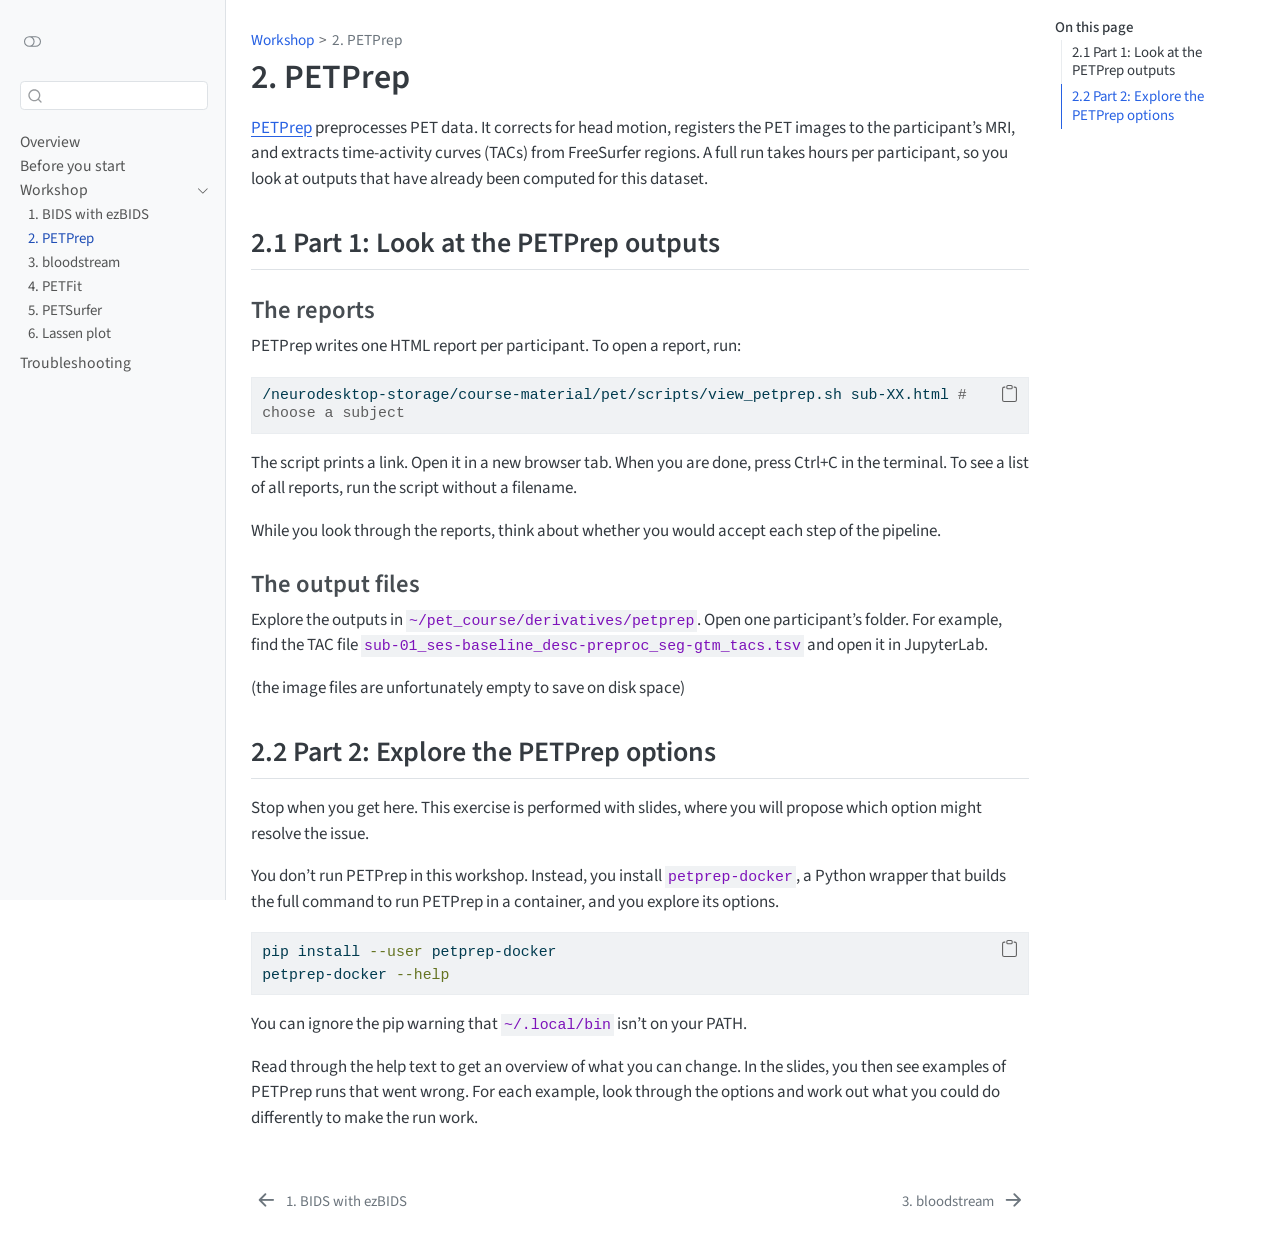
<file: docs/02-petprep.html>
<!DOCTYPE html>
<html xmlns="http://www.w3.org/1999/xhtml" lang="en" xml:lang="en"><head>

<meta charset="utf-8">
<meta name="generator" content="quarto-1.8.22">

<meta name="viewport" content="width=device-width, initial-scale=1.0, user-scalable=yes">


<title>2. PETPrep – PET data analysis workshop</title>
<style>
code{white-space: pre-wrap;}
span.smallcaps{font-variant: small-caps;}
div.columns{display: flex; gap: min(4vw, 1.5em);}
div.column{flex: auto; overflow-x: auto;}
div.hanging-indent{margin-left: 1.5em; text-indent: -1.5em;}
ul.task-list{list-style: none;}
ul.task-list li input[type="checkbox"] {
  width: 0.8em;
  margin: 0 0.8em 0.2em -1em; /* quarto-specific, see https://github.com/quarto-dev/quarto-cli/issues/4556 */ 
  vertical-align: middle;
}
/* CSS for syntax highlighting */
html { -webkit-text-size-adjust: 100%; }
pre > code.sourceCode { white-space: pre; position: relative; }
pre > code.sourceCode > span { display: inline-block; line-height: 1.25; }
pre > code.sourceCode > span:empty { height: 1.2em; }
.sourceCode { overflow: visible; }
code.sourceCode > span { color: inherit; text-decoration: inherit; }
div.sourceCode { margin: 1em 0; }
pre.sourceCode { margin: 0; }
@media screen {
div.sourceCode { overflow: auto; }
}
@media print {
pre > code.sourceCode { white-space: pre-wrap; }
pre > code.sourceCode > span { text-indent: -5em; padding-left: 5em; }
}
pre.numberSource code
  { counter-reset: source-line 0; }
pre.numberSource code > span
  { position: relative; left: -4em; counter-increment: source-line; }
pre.numberSource code > span > a:first-child::before
  { content: counter(source-line);
    position: relative; left: -1em; text-align: right; vertical-align: baseline;
    border: none; display: inline-block;
    -webkit-touch-callout: none; -webkit-user-select: none;
    -khtml-user-select: none; -moz-user-select: none;
    -ms-user-select: none; user-select: none;
    padding: 0 4px; width: 4em;
  }
pre.numberSource { margin-left: 3em;  padding-left: 4px; }
div.sourceCode
  {   }
@media screen {
pre > code.sourceCode > span > a:first-child::before { text-decoration: underline; }
}
</style>


<script src="site_libs/quarto-nav/quarto-nav.js"></script>
<script src="site_libs/quarto-nav/headroom.min.js"></script>
<script src="site_libs/clipboard/clipboard.min.js"></script>
<script src="site_libs/quarto-search/autocomplete.umd.js"></script>
<script src="site_libs/quarto-search/fuse.min.js"></script>
<script src="site_libs/quarto-search/quarto-search.js"></script>
<meta name="quarto:offset" content="./">
<link href="./03-bloodstream.html" rel="next">
<link href="./01-ezbids.html" rel="prev">
<script src="site_libs/quarto-html/quarto.js" type="module"></script>
<script src="site_libs/quarto-html/tabsets/tabsets.js" type="module"></script>
<script src="site_libs/quarto-html/axe/axe-check.js" type="module"></script>
<script src="site_libs/quarto-html/popper.min.js"></script>
<script src="site_libs/quarto-html/tippy.umd.min.js"></script>
<script src="site_libs/quarto-html/anchor.min.js"></script>
<link href="site_libs/quarto-html/tippy.css" rel="stylesheet">
<link href="site_libs/quarto-html/quarto-syntax-highlighting-cd7454b418030687c631a6a7286fbe16.css" rel="stylesheet" class="quarto-color-scheme" id="quarto-text-highlighting-styles">
<link href="site_libs/quarto-html/quarto-syntax-highlighting-dark-fbf3368e9a39f98674df9137282eadca.css" rel="stylesheet" class="quarto-color-scheme quarto-color-alternate" id="quarto-text-highlighting-styles">
<link href="site_libs/quarto-html/quarto-syntax-highlighting-cd7454b418030687c631a6a7286fbe16.css" rel="stylesheet" class="quarto-color-scheme-extra" id="quarto-text-highlighting-styles">
<script src="site_libs/bootstrap/bootstrap.min.js"></script>
<link href="site_libs/bootstrap/bootstrap-icons.css" rel="stylesheet">
<link href="site_libs/bootstrap/bootstrap-1dff777cf163c50baf22591510baa299.min.css" rel="stylesheet" append-hash="true" class="quarto-color-scheme" id="quarto-bootstrap" data-mode="light">
<link href="site_libs/bootstrap/bootstrap-dark-a25004ff6f9bb34376268c84d08a2f1b.min.css" rel="stylesheet" append-hash="true" class="quarto-color-scheme quarto-color-alternate" id="quarto-bootstrap" data-mode="dark">
<link href="site_libs/bootstrap/bootstrap-1dff777cf163c50baf22591510baa299.min.css" rel="stylesheet" append-hash="true" class="quarto-color-scheme-extra" id="quarto-bootstrap" data-mode="light">
<script id="quarto-search-options" type="application/json">{
  "location": "sidebar",
  "copy-button": false,
  "collapse-after": 3,
  "panel-placement": "start",
  "type": "textbox",
  "limit": 50,
  "keyboard-shortcut": [
    "f",
    "/",
    "s"
  ],
  "show-item-context": false,
  "language": {
    "search-no-results-text": "No results",
    "search-matching-documents-text": "matching documents",
    "search-copy-link-title": "Copy link to search",
    "search-hide-matches-text": "Hide additional matches",
    "search-more-match-text": "more match in this document",
    "search-more-matches-text": "more matches in this document",
    "search-clear-button-title": "Clear",
    "search-text-placeholder": "",
    "search-detached-cancel-button-title": "Cancel",
    "search-submit-button-title": "Submit",
    "search-label": "Search"
  }
}</script>
<style>html{ scroll-behavior: smooth; }</style>


</head>

<body class="nav-sidebar docked quarto-light"><script id="quarto-html-before-body" type="application/javascript">
    const toggleBodyColorMode = (bsSheetEl) => {
      const mode = bsSheetEl.getAttribute("data-mode");
      const bodyEl = window.document.querySelector("body");
      if (mode === "dark") {
        bodyEl.classList.add("quarto-dark");
        bodyEl.classList.remove("quarto-light");
      } else {
        bodyEl.classList.add("quarto-light");
        bodyEl.classList.remove("quarto-dark");
      }
    }
    const toggleBodyColorPrimary = () => {
      const bsSheetEl = window.document.querySelector("link#quarto-bootstrap:not([rel=disabled-stylesheet])");
      if (bsSheetEl) {
        toggleBodyColorMode(bsSheetEl);
      }
    }
    const setColorSchemeToggle = (alternate) => {
      const toggles = window.document.querySelectorAll('.quarto-color-scheme-toggle');
      for (let i=0; i < toggles.length; i++) {
        const toggle = toggles[i];
        if (toggle) {
          if (alternate) {
            toggle.classList.add("alternate");
          } else {
            toggle.classList.remove("alternate");
          }
        }
      }
    };
    const toggleColorMode = (alternate) => {
      // Switch the stylesheets
      const primaryStylesheets = window.document.querySelectorAll('link.quarto-color-scheme:not(.quarto-color-alternate)');
      const alternateStylesheets = window.document.querySelectorAll('link.quarto-color-scheme.quarto-color-alternate');
      manageTransitions('#quarto-margin-sidebar .nav-link', false);
      if (alternate) {
        // note: dark is layered on light, we don't disable primary!
        enableStylesheet(alternateStylesheets);
        for (const sheetNode of alternateStylesheets) {
          if (sheetNode.id === "quarto-bootstrap") {
            toggleBodyColorMode(sheetNode);
          }
        }
      } else {
        disableStylesheet(alternateStylesheets);
        enableStylesheet(primaryStylesheets)
        toggleBodyColorPrimary();
      }
      manageTransitions('#quarto-margin-sidebar .nav-link', true);
      // Switch the toggles
      setColorSchemeToggle(alternate)
      // Hack to workaround the fact that safari doesn't
      // properly recolor the scrollbar when toggling (#1455)
      if (navigator.userAgent.indexOf('Safari') > 0 && navigator.userAgent.indexOf('Chrome') == -1) {
        manageTransitions("body", false);
        window.scrollTo(0, 1);
        setTimeout(() => {
          window.scrollTo(0, 0);
          manageTransitions("body", true);
        }, 40);
      }
    }
    const disableStylesheet = (stylesheets) => {
      for (let i=0; i < stylesheets.length; i++) {
        const stylesheet = stylesheets[i];
        stylesheet.rel = 'disabled-stylesheet';
      }
    }
    const enableStylesheet = (stylesheets) => {
      for (let i=0; i < stylesheets.length; i++) {
        const stylesheet = stylesheets[i];
        if(stylesheet.rel !== 'stylesheet') { // for Chrome, which will still FOUC without this check
          stylesheet.rel = 'stylesheet';
        }
      }
    }
    const manageTransitions = (selector, allowTransitions) => {
      const els = window.document.querySelectorAll(selector);
      for (let i=0; i < els.length; i++) {
        const el = els[i];
        if (allowTransitions) {
          el.classList.remove('notransition');
        } else {
          el.classList.add('notransition');
        }
      }
    }
    const isFileUrl = () => {
      return window.location.protocol === 'file:';
    }
    const hasAlternateSentinel = () => {
      let styleSentinel = getColorSchemeSentinel();
      if (styleSentinel !== null) {
        return styleSentinel === "alternate";
      } else {
        return false;
      }
    }
    const setStyleSentinel = (alternate) => {
      const value = alternate ? "alternate" : "default";
      if (!isFileUrl()) {
        window.localStorage.setItem("quarto-color-scheme", value);
      } else {
        localAlternateSentinel = value;
      }
    }
    const getColorSchemeSentinel = () => {
      if (!isFileUrl()) {
        const storageValue = window.localStorage.getItem("quarto-color-scheme");
        return storageValue != null ? storageValue : localAlternateSentinel;
      } else {
        return localAlternateSentinel;
      }
    }
    const toggleGiscusIfUsed = (isAlternate, darkModeDefault) => {
      const baseTheme = document.querySelector('#giscus-base-theme')?.value ?? 'light';
      const alternateTheme = document.querySelector('#giscus-alt-theme')?.value ?? 'dark';
      let newTheme = '';
      if(authorPrefersDark) {
        newTheme = isAlternate ? baseTheme : alternateTheme;
      } else {
        newTheme = isAlternate ? alternateTheme : baseTheme;
      }
      const changeGiscusTheme = () => {
        // From: https://github.com/giscus/giscus/issues/336
        const sendMessage = (message) => {
          const iframe = document.querySelector('iframe.giscus-frame');
          if (!iframe) return;
          iframe.contentWindow.postMessage({ giscus: message }, 'https://giscus.app');
        }
        sendMessage({
          setConfig: {
            theme: newTheme
          }
        });
      }
      const isGiscussLoaded = window.document.querySelector('iframe.giscus-frame') !== null;
      if (isGiscussLoaded) {
        changeGiscusTheme();
      }
    };
    const authorPrefersDark = false;
    const darkModeDefault = authorPrefersDark;
      document.querySelector('link#quarto-text-highlighting-styles.quarto-color-scheme-extra').rel = 'disabled-stylesheet';
      document.querySelector('link#quarto-bootstrap.quarto-color-scheme-extra').rel = 'disabled-stylesheet';
    let localAlternateSentinel = darkModeDefault ? 'alternate' : 'default';
    // Dark / light mode switch
    window.quartoToggleColorScheme = () => {
      // Read the current dark / light value
      let toAlternate = !hasAlternateSentinel();
      toggleColorMode(toAlternate);
      setStyleSentinel(toAlternate);
      toggleGiscusIfUsed(toAlternate, darkModeDefault);
      window.dispatchEvent(new Event('resize'));
    };
    // Switch to dark mode if need be
    if (hasAlternateSentinel()) {
      toggleColorMode(true);
    } else {
      toggleColorMode(false);
    }
  </script>

<div id="quarto-search-results"></div>
  <header id="quarto-header" class="headroom fixed-top">
  <nav class="quarto-secondary-nav">
    <div class="container-fluid d-flex">
      <button type="button" class="quarto-btn-toggle btn" data-bs-toggle="collapse" role="button" data-bs-target=".quarto-sidebar-collapse-item" aria-controls="quarto-sidebar" aria-expanded="false" aria-label="Toggle sidebar navigation" onclick="if (window.quartoToggleHeadroom) { window.quartoToggleHeadroom(); }">
        <i class="bi bi-layout-text-sidebar-reverse"></i>
      </button>
        <nav class="quarto-page-breadcrumbs" aria-label="breadcrumb"><ol class="breadcrumb"><li class="breadcrumb-item"><a href="./01-ezbids.html">Workshop</a></li><li class="breadcrumb-item"><a href="./02-petprep.html">2. PETPrep</a></li></ol></nav>
        <a class="flex-grow-1" role="navigation" data-bs-toggle="collapse" data-bs-target=".quarto-sidebar-collapse-item" aria-controls="quarto-sidebar" aria-expanded="false" aria-label="Toggle sidebar navigation" onclick="if (window.quartoToggleHeadroom) { window.quartoToggleHeadroom(); }">      
        </a>
      <button type="button" class="btn quarto-search-button" aria-label="Search" onclick="window.quartoOpenSearch();">
        <i class="bi bi-search"></i>
      </button>
    </div>
  </nav>
</header>
<!-- content -->
<div id="quarto-content" class="quarto-container page-columns page-rows-contents page-layout-article">
<!-- sidebar -->
  <nav id="quarto-sidebar" class="sidebar collapse collapse-horizontal quarto-sidebar-collapse-item sidebar-navigation docked overflow-auto">
    <div class="pt-lg-2 mt-2 text-left sidebar-header">
      <a href="./index.html" class="sidebar-logo-link">
      </a>
      <div class="sidebar-tools-main">
  <a href="" class="quarto-color-scheme-toggle quarto-navigation-tool  px-1" onclick="window.quartoToggleColorScheme(); return false;" title="Toggle dark mode"><i class="bi"></i></a>
</div>
      </div>
        <div class="mt-2 flex-shrink-0 align-items-center">
        <div class="sidebar-search">
        <div id="quarto-search" class="" title="Search"></div>
        </div>
        </div>
    <div class="sidebar-menu-container"> 
    <ul class="list-unstyled mt-1">
        <li class="sidebar-item">
  <div class="sidebar-item-container"> 
  <a href="./index.html" class="sidebar-item-text sidebar-link">
 <span class="menu-text">Overview</span></a>
  </div>
</li>
        <li class="sidebar-item">
  <div class="sidebar-item-container"> 
  <a href="./setup.html" class="sidebar-item-text sidebar-link">
 <span class="menu-text">Before you start</span></a>
  </div>
</li>
        <li class="sidebar-item sidebar-item-section">
      <div class="sidebar-item-container"> 
            <a class="sidebar-item-text sidebar-link text-start" data-bs-toggle="collapse" data-bs-target="#quarto-sidebar-section-1" role="navigation" aria-expanded="true">
 <span class="menu-text">Workshop</span></a>
          <a class="sidebar-item-toggle text-start" data-bs-toggle="collapse" data-bs-target="#quarto-sidebar-section-1" role="navigation" aria-expanded="true" aria-label="Toggle section">
            <i class="bi bi-chevron-right ms-2"></i>
          </a> 
      </div>
      <ul id="quarto-sidebar-section-1" class="collapse list-unstyled sidebar-section depth1 show">  
          <li class="sidebar-item">
  <div class="sidebar-item-container"> 
  <a href="./01-ezbids.html" class="sidebar-item-text sidebar-link">
 <span class="menu-text">1. BIDS with ezBIDS</span></a>
  </div>
</li>
          <li class="sidebar-item">
  <div class="sidebar-item-container"> 
  <a href="./02-petprep.html" class="sidebar-item-text sidebar-link active">
 <span class="menu-text">2. PETPrep</span></a>
  </div>
</li>
          <li class="sidebar-item">
  <div class="sidebar-item-container"> 
  <a href="./03-bloodstream.html" class="sidebar-item-text sidebar-link">
 <span class="menu-text">3. bloodstream</span></a>
  </div>
</li>
          <li class="sidebar-item">
  <div class="sidebar-item-container"> 
  <a href="./04-petfit.html" class="sidebar-item-text sidebar-link">
 <span class="menu-text">4. PETFit</span></a>
  </div>
</li>
          <li class="sidebar-item">
  <div class="sidebar-item-container"> 
  <a href="./05-petsurfer.html" class="sidebar-item-text sidebar-link">
 <span class="menu-text">5. PETSurfer</span></a>
  </div>
</li>
          <li class="sidebar-item">
  <div class="sidebar-item-container"> 
  <a href="./06-lassen.html" class="sidebar-item-text sidebar-link">
 <span class="menu-text">6. Lassen plot</span></a>
  </div>
</li>
      </ul>
  </li>
        <li class="sidebar-item">
  <div class="sidebar-item-container"> 
  <a href="./troubleshooting.html" class="sidebar-item-text sidebar-link">
 <span class="menu-text">Troubleshooting</span></a>
  </div>
</li>
    </ul>
    </div>
</nav>
<div id="quarto-sidebar-glass" class="quarto-sidebar-collapse-item" data-bs-toggle="collapse" data-bs-target=".quarto-sidebar-collapse-item"></div>
<!-- margin-sidebar -->
    <div id="quarto-margin-sidebar" class="sidebar margin-sidebar">
        <nav id="TOC" role="doc-toc" class="toc-active">
    <h2 id="toc-title">On this page</h2>
   
  <ul>
  <li><a href="#part-1-look-at-the-petprep-outputs" id="toc-part-1-look-at-the-petprep-outputs" class="nav-link active" data-scroll-target="#part-1-look-at-the-petprep-outputs">2.1 Part 1: Look at the PETPrep outputs</a>
  <ul class="collapse">
  <li><a href="#the-reports" id="toc-the-reports" class="nav-link" data-scroll-target="#the-reports">The reports</a></li>
  <li><a href="#the-output-files" id="toc-the-output-files" class="nav-link" data-scroll-target="#the-output-files">The output files</a></li>
  </ul></li>
  <li><a href="#part-2-explore-the-petprep-options" id="toc-part-2-explore-the-petprep-options" class="nav-link" data-scroll-target="#part-2-explore-the-petprep-options">2.2 Part 2: Explore the PETPrep options</a></li>
  </ul>
</nav>
    </div>
<!-- main -->
<main class="content" id="quarto-document-content">


<header id="title-block-header" class="quarto-title-block default"><nav class="quarto-page-breadcrumbs quarto-title-breadcrumbs d-none d-lg-block" aria-label="breadcrumb"><ol class="breadcrumb"><li class="breadcrumb-item"><a href="./01-ezbids.html">Workshop</a></li><li class="breadcrumb-item"><a href="./02-petprep.html">2. PETPrep</a></li></ol></nav>
<div class="quarto-title">
<h1 class="title">2. PETPrep</h1>
</div>



<div class="quarto-title-meta">

    
  
    
  </div>
  


</header>


<p><a href="https://github.com/nipreps/petprep">PETPrep</a> preprocesses PET data. It corrects for head motion, registers the PET images to the participant’s MRI, and extracts time-activity curves (TACs) from FreeSurfer regions. A full run takes hours per participant, so you look at outputs that have already been computed for this dataset.</p>
<section id="part-1-look-at-the-petprep-outputs" class="level2">
<h2 class="anchored" data-anchor-id="part-1-look-at-the-petprep-outputs">2.1 Part 1: Look at the PETPrep outputs</h2>
<section id="the-reports" class="level3">
<h3 class="anchored" data-anchor-id="the-reports">The reports</h3>
<p>PETPrep writes one HTML report per participant. To open a report, run:</p>
<div class="code-copy-outer-scaffold"><div class="sourceCode" id="cb1"><pre class="sourceCode bash code-with-copy"><code class="sourceCode bash"><span id="cb1-1"><a href="#cb1-1" aria-hidden="true" tabindex="-1"></a><span class="ex">/neurodesktop-storage/course-material/pet/scripts/view_petprep.sh</span> sub-XX.html <span class="co"># choose a subject</span></span></code></pre></div><button title="Copy to Clipboard" class="code-copy-button"><i class="bi"></i></button></div>
<p>The script prints a link. Open it in a new browser tab. When you are done, press Ctrl+C in the terminal. To see a list of all reports, run the script without a filename.</p>
<p>While you look through the reports, think about whether you would accept each step of the pipeline.</p>
</section>
<section id="the-output-files" class="level3">
<h3 class="anchored" data-anchor-id="the-output-files">The output files</h3>
<p>Explore the outputs in <code>~/pet_course/derivatives/petprep</code>. Open one participant’s folder. For example, find the TAC file <code>sub-01_ses-baseline_desc-preproc_seg-gtm_tacs.tsv</code> and open it in JupyterLab.</p>
<p>(the image files are unfortunately empty to save on disk space)</p>
</section>
</section>
<section id="part-2-explore-the-petprep-options" class="level2">
<h2 class="anchored" data-anchor-id="part-2-explore-the-petprep-options">2.2 Part 2: Explore the PETPrep options</h2>
<p>Stop when you get here. This exercise is performed with slides, where you will propose which option might resolve the issue.</p>
<p>You don’t run PETPrep in this workshop. Instead, you install <code>petprep-docker</code>, a Python wrapper that builds the full command to run PETPrep in a container, and you explore its options.</p>
<div class="code-copy-outer-scaffold"><div class="sourceCode" id="cb2"><pre class="sourceCode bash code-with-copy"><code class="sourceCode bash"><span id="cb2-1"><a href="#cb2-1" aria-hidden="true" tabindex="-1"></a><span class="ex">pip</span> install <span class="at">--user</span> petprep-docker</span>
<span id="cb2-2"><a href="#cb2-2" aria-hidden="true" tabindex="-1"></a><span class="ex">petprep-docker</span> <span class="at">--help</span></span></code></pre></div><button title="Copy to Clipboard" class="code-copy-button"><i class="bi"></i></button></div>
<p>You can ignore the pip warning that <code>~/.local/bin</code> isn’t on your PATH.</p>
<p>Read through the help text to get an overview of what you can change. In the slides, you then see examples of PETPrep runs that went wrong. For each example, look through the options and work out what you could do differently to make the run work.</p>


</section>

</main> <!-- /main -->
<script id="quarto-html-after-body" type="application/javascript">
  window.document.addEventListener("DOMContentLoaded", function (event) {
    // Ensure there is a toggle, if there isn't float one in the top right
    if (window.document.querySelector('.quarto-color-scheme-toggle') === null) {
      const a = window.document.createElement('a');
      a.classList.add('top-right');
      a.classList.add('quarto-color-scheme-toggle');
      a.href = "";
      a.onclick = function() { try { window.quartoToggleColorScheme(); } catch {} return false; };
      const i = window.document.createElement("i");
      i.classList.add('bi');
      a.appendChild(i);
      window.document.body.appendChild(a);
    }
    setColorSchemeToggle(hasAlternateSentinel())
    const icon = "";
    const anchorJS = new window.AnchorJS();
    anchorJS.options = {
      placement: 'right',
      icon: icon
    };
    anchorJS.add('.anchored');
    const isCodeAnnotation = (el) => {
      for (const clz of el.classList) {
        if (clz.startsWith('code-annotation-')) {                     
          return true;
        }
      }
      return false;
    }
    const onCopySuccess = function(e) {
      // button target
      const button = e.trigger;
      // don't keep focus
      button.blur();
      // flash "checked"
      button.classList.add('code-copy-button-checked');
      var currentTitle = button.getAttribute("title");
      button.setAttribute("title", "Copied!");
      let tooltip;
      if (window.bootstrap) {
        button.setAttribute("data-bs-toggle", "tooltip");
        button.setAttribute("data-bs-placement", "left");
        button.setAttribute("data-bs-title", "Copied!");
        tooltip = new bootstrap.Tooltip(button, 
          { trigger: "manual", 
            customClass: "code-copy-button-tooltip",
            offset: [0, -8]});
        tooltip.show();    
      }
      setTimeout(function() {
        if (tooltip) {
          tooltip.hide();
          button.removeAttribute("data-bs-title");
          button.removeAttribute("data-bs-toggle");
          button.removeAttribute("data-bs-placement");
        }
        button.setAttribute("title", currentTitle);
        button.classList.remove('code-copy-button-checked');
      }, 1000);
      // clear code selection
      e.clearSelection();
    }
    const getTextToCopy = function(trigger) {
        const codeEl = trigger.previousElementSibling.cloneNode(true);
        for (const childEl of codeEl.children) {
          if (isCodeAnnotation(childEl)) {
            childEl.remove();
          }
        }
        return codeEl.innerText;
    }
    const clipboard = new window.ClipboardJS('.code-copy-button:not([data-in-quarto-modal])', {
      text: getTextToCopy
    });
    clipboard.on('success', onCopySuccess);
    if (window.document.getElementById('quarto-embedded-source-code-modal')) {
      const clipboardModal = new window.ClipboardJS('.code-copy-button[data-in-quarto-modal]', {
        text: getTextToCopy,
        container: window.document.getElementById('quarto-embedded-source-code-modal')
      });
      clipboardModal.on('success', onCopySuccess);
    }
      var localhostRegex = new RegExp(/^(?:http|https):\/\/localhost\:?[0-9]*\//);
      var mailtoRegex = new RegExp(/^mailto:/);
        var filterRegex = new RegExp('/' + window.location.host + '/');
      var isInternal = (href) => {
          return filterRegex.test(href) || localhostRegex.test(href) || mailtoRegex.test(href);
      }
      // Inspect non-navigation links and adorn them if external
     var links = window.document.querySelectorAll('a[href]:not(.nav-link):not(.navbar-brand):not(.toc-action):not(.sidebar-link):not(.sidebar-item-toggle):not(.pagination-link):not(.no-external):not([aria-hidden]):not(.dropdown-item):not(.quarto-navigation-tool):not(.about-link)');
      for (var i=0; i<links.length; i++) {
        const link = links[i];
        if (!isInternal(link.href)) {
          // undo the damage that might have been done by quarto-nav.js in the case of
          // links that we want to consider external
          if (link.dataset.originalHref !== undefined) {
            link.href = link.dataset.originalHref;
          }
        }
      }
    function tippyHover(el, contentFn, onTriggerFn, onUntriggerFn) {
      const config = {
        allowHTML: true,
        maxWidth: 500,
        delay: 100,
        arrow: false,
        appendTo: function(el) {
            return el.parentElement;
        },
        interactive: true,
        interactiveBorder: 10,
        theme: 'quarto',
        placement: 'bottom-start',
      };
      if (contentFn) {
        config.content = contentFn;
      }
      if (onTriggerFn) {
        config.onTrigger = onTriggerFn;
      }
      if (onUntriggerFn) {
        config.onUntrigger = onUntriggerFn;
      }
      window.tippy(el, config); 
    }
    const noterefs = window.document.querySelectorAll('a[role="doc-noteref"]');
    for (var i=0; i<noterefs.length; i++) {
      const ref = noterefs[i];
      tippyHover(ref, function() {
        // use id or data attribute instead here
        let href = ref.getAttribute('data-footnote-href') || ref.getAttribute('href');
        try { href = new URL(href).hash; } catch {}
        const id = href.replace(/^#\/?/, "");
        const note = window.document.getElementById(id);
        if (note) {
          return note.innerHTML;
        } else {
          return "";
        }
      });
    }
    const xrefs = window.document.querySelectorAll('a.quarto-xref');
    const processXRef = (id, note) => {
      // Strip column container classes
      const stripColumnClz = (el) => {
        el.classList.remove("page-full", "page-columns");
        if (el.children) {
          for (const child of el.children) {
            stripColumnClz(child);
          }
        }
      }
      stripColumnClz(note)
      if (id === null || id.startsWith('sec-')) {
        // Special case sections, only their first couple elements
        const container = document.createElement("div");
        if (note.children && note.children.length > 2) {
          container.appendChild(note.children[0].cloneNode(true));
          for (let i = 1; i < note.children.length; i++) {
            const child = note.children[i];
            if (child.tagName === "P" && child.innerText === "") {
              continue;
            } else {
              container.appendChild(child.cloneNode(true));
              break;
            }
          }
          if (window.Quarto?.typesetMath) {
            window.Quarto.typesetMath(container);
          }
          return container.innerHTML
        } else {
          if (window.Quarto?.typesetMath) {
            window.Quarto.typesetMath(note);
          }
          return note.innerHTML;
        }
      } else {
        // Remove any anchor links if they are present
        const anchorLink = note.querySelector('a.anchorjs-link');
        if (anchorLink) {
          anchorLink.remove();
        }
        if (window.Quarto?.typesetMath) {
          window.Quarto.typesetMath(note);
        }
        if (note.classList.contains("callout")) {
          return note.outerHTML;
        } else {
          return note.innerHTML;
        }
      }
    }
    for (var i=0; i<xrefs.length; i++) {
      const xref = xrefs[i];
      tippyHover(xref, undefined, function(instance) {
        instance.disable();
        let url = xref.getAttribute('href');
        let hash = undefined; 
        if (url.startsWith('#')) {
          hash = url;
        } else {
          try { hash = new URL(url).hash; } catch {}
        }
        if (hash) {
          const id = hash.replace(/^#\/?/, "");
          const note = window.document.getElementById(id);
          if (note !== null) {
            try {
              const html = processXRef(id, note.cloneNode(true));
              instance.setContent(html);
            } finally {
              instance.enable();
              instance.show();
            }
          } else {
            // See if we can fetch this
            fetch(url.split('#')[0])
            .then(res => res.text())
            .then(html => {
              const parser = new DOMParser();
              const htmlDoc = parser.parseFromString(html, "text/html");
              const note = htmlDoc.getElementById(id);
              if (note !== null) {
                const html = processXRef(id, note);
                instance.setContent(html);
              } 
            }).finally(() => {
              instance.enable();
              instance.show();
            });
          }
        } else {
          // See if we can fetch a full url (with no hash to target)
          // This is a special case and we should probably do some content thinning / targeting
          fetch(url)
          .then(res => res.text())
          .then(html => {
            const parser = new DOMParser();
            const htmlDoc = parser.parseFromString(html, "text/html");
            const note = htmlDoc.querySelector('main.content');
            if (note !== null) {
              // This should only happen for chapter cross references
              // (since there is no id in the URL)
              // remove the first header
              if (note.children.length > 0 && note.children[0].tagName === "HEADER") {
                note.children[0].remove();
              }
              const html = processXRef(null, note);
              instance.setContent(html);
            } 
          }).finally(() => {
            instance.enable();
            instance.show();
          });
        }
      }, function(instance) {
      });
    }
        let selectedAnnoteEl;
        const selectorForAnnotation = ( cell, annotation) => {
          let cellAttr = 'data-code-cell="' + cell + '"';
          let lineAttr = 'data-code-annotation="' +  annotation + '"';
          const selector = 'span[' + cellAttr + '][' + lineAttr + ']';
          return selector;
        }
        const selectCodeLines = (annoteEl) => {
          const doc = window.document;
          const targetCell = annoteEl.getAttribute("data-target-cell");
          const targetAnnotation = annoteEl.getAttribute("data-target-annotation");
          const annoteSpan = window.document.querySelector(selectorForAnnotation(targetCell, targetAnnotation));
          const lines = annoteSpan.getAttribute("data-code-lines").split(",");
          const lineIds = lines.map((line) => {
            return targetCell + "-" + line;
          })
          let top = null;
          let height = null;
          let parent = null;
          if (lineIds.length > 0) {
              //compute the position of the single el (top and bottom and make a div)
              const el = window.document.getElementById(lineIds[0]);
              top = el.offsetTop;
              height = el.offsetHeight;
              parent = el.parentElement.parentElement;
            if (lineIds.length > 1) {
              const lastEl = window.document.getElementById(lineIds[lineIds.length - 1]);
              const bottom = lastEl.offsetTop + lastEl.offsetHeight;
              height = bottom - top;
            }
            if (top !== null && height !== null && parent !== null) {
              // cook up a div (if necessary) and position it 
              let div = window.document.getElementById("code-annotation-line-highlight");
              if (div === null) {
                div = window.document.createElement("div");
                div.setAttribute("id", "code-annotation-line-highlight");
                div.style.position = 'absolute';
                parent.appendChild(div);
              }
              div.style.top = top - 2 + "px";
              div.style.height = height + 4 + "px";
              div.style.left = 0;
              let gutterDiv = window.document.getElementById("code-annotation-line-highlight-gutter");
              if (gutterDiv === null) {
                gutterDiv = window.document.createElement("div");
                gutterDiv.setAttribute("id", "code-annotation-line-highlight-gutter");
                gutterDiv.style.position = 'absolute';
                const codeCell = window.document.getElementById(targetCell);
                const gutter = codeCell.querySelector('.code-annotation-gutter');
                gutter.appendChild(gutterDiv);
              }
              gutterDiv.style.top = top - 2 + "px";
              gutterDiv.style.height = height + 4 + "px";
            }
            selectedAnnoteEl = annoteEl;
          }
        };
        const unselectCodeLines = () => {
          const elementsIds = ["code-annotation-line-highlight", "code-annotation-line-highlight-gutter"];
          elementsIds.forEach((elId) => {
            const div = window.document.getElementById(elId);
            if (div) {
              div.remove();
            }
          });
          selectedAnnoteEl = undefined;
        };
          // Handle positioning of the toggle
      window.addEventListener(
        "resize",
        throttle(() => {
          elRect = undefined;
          if (selectedAnnoteEl) {
            selectCodeLines(selectedAnnoteEl);
          }
        }, 10)
      );
      function throttle(fn, ms) {
      let throttle = false;
      let timer;
        return (...args) => {
          if(!throttle) { // first call gets through
              fn.apply(this, args);
              throttle = true;
          } else { // all the others get throttled
              if(timer) clearTimeout(timer); // cancel #2
              timer = setTimeout(() => {
                fn.apply(this, args);
                timer = throttle = false;
              }, ms);
          }
        };
      }
        // Attach click handler to the DT
        const annoteDls = window.document.querySelectorAll('dt[data-target-cell]');
        for (const annoteDlNode of annoteDls) {
          annoteDlNode.addEventListener('click', (event) => {
            const clickedEl = event.target;
            if (clickedEl !== selectedAnnoteEl) {
              unselectCodeLines();
              const activeEl = window.document.querySelector('dt[data-target-cell].code-annotation-active');
              if (activeEl) {
                activeEl.classList.remove('code-annotation-active');
              }
              selectCodeLines(clickedEl);
              clickedEl.classList.add('code-annotation-active');
            } else {
              // Unselect the line
              unselectCodeLines();
              clickedEl.classList.remove('code-annotation-active');
            }
          });
        }
    const findCites = (el) => {
      const parentEl = el.parentElement;
      if (parentEl) {
        const cites = parentEl.dataset.cites;
        if (cites) {
          return {
            el,
            cites: cites.split(' ')
          };
        } else {
          return findCites(el.parentElement)
        }
      } else {
        return undefined;
      }
    };
    var bibliorefs = window.document.querySelectorAll('a[role="doc-biblioref"]');
    for (var i=0; i<bibliorefs.length; i++) {
      const ref = bibliorefs[i];
      const citeInfo = findCites(ref);
      if (citeInfo) {
        tippyHover(citeInfo.el, function() {
          var popup = window.document.createElement('div');
          citeInfo.cites.forEach(function(cite) {
            var citeDiv = window.document.createElement('div');
            citeDiv.classList.add('hanging-indent');
            citeDiv.classList.add('csl-entry');
            var biblioDiv = window.document.getElementById('ref-' + cite);
            if (biblioDiv) {
              citeDiv.innerHTML = biblioDiv.innerHTML;
            }
            popup.appendChild(citeDiv);
          });
          return popup.innerHTML;
        });
      }
    }
  });
  </script>
<nav class="page-navigation">
  <div class="nav-page nav-page-previous">
      <a href="./01-ezbids.html" class="pagination-link" aria-label="1. BIDS with ezBIDS">
        <i class="bi bi-arrow-left-short"></i> <span class="nav-page-text">1. BIDS with ezBIDS</span>
      </a>          
  </div>
  <div class="nav-page nav-page-next">
      <a href="./03-bloodstream.html" class="pagination-link" aria-label="3. bloodstream">
        <span class="nav-page-text">3. bloodstream</span> <i class="bi bi-arrow-right-short"></i>
      </a>
  </div>
</nav>
</div> <!-- /content -->




<script src="site_libs/quarto-html/zenscroll-min.js"></script>
</body></html>
</file>
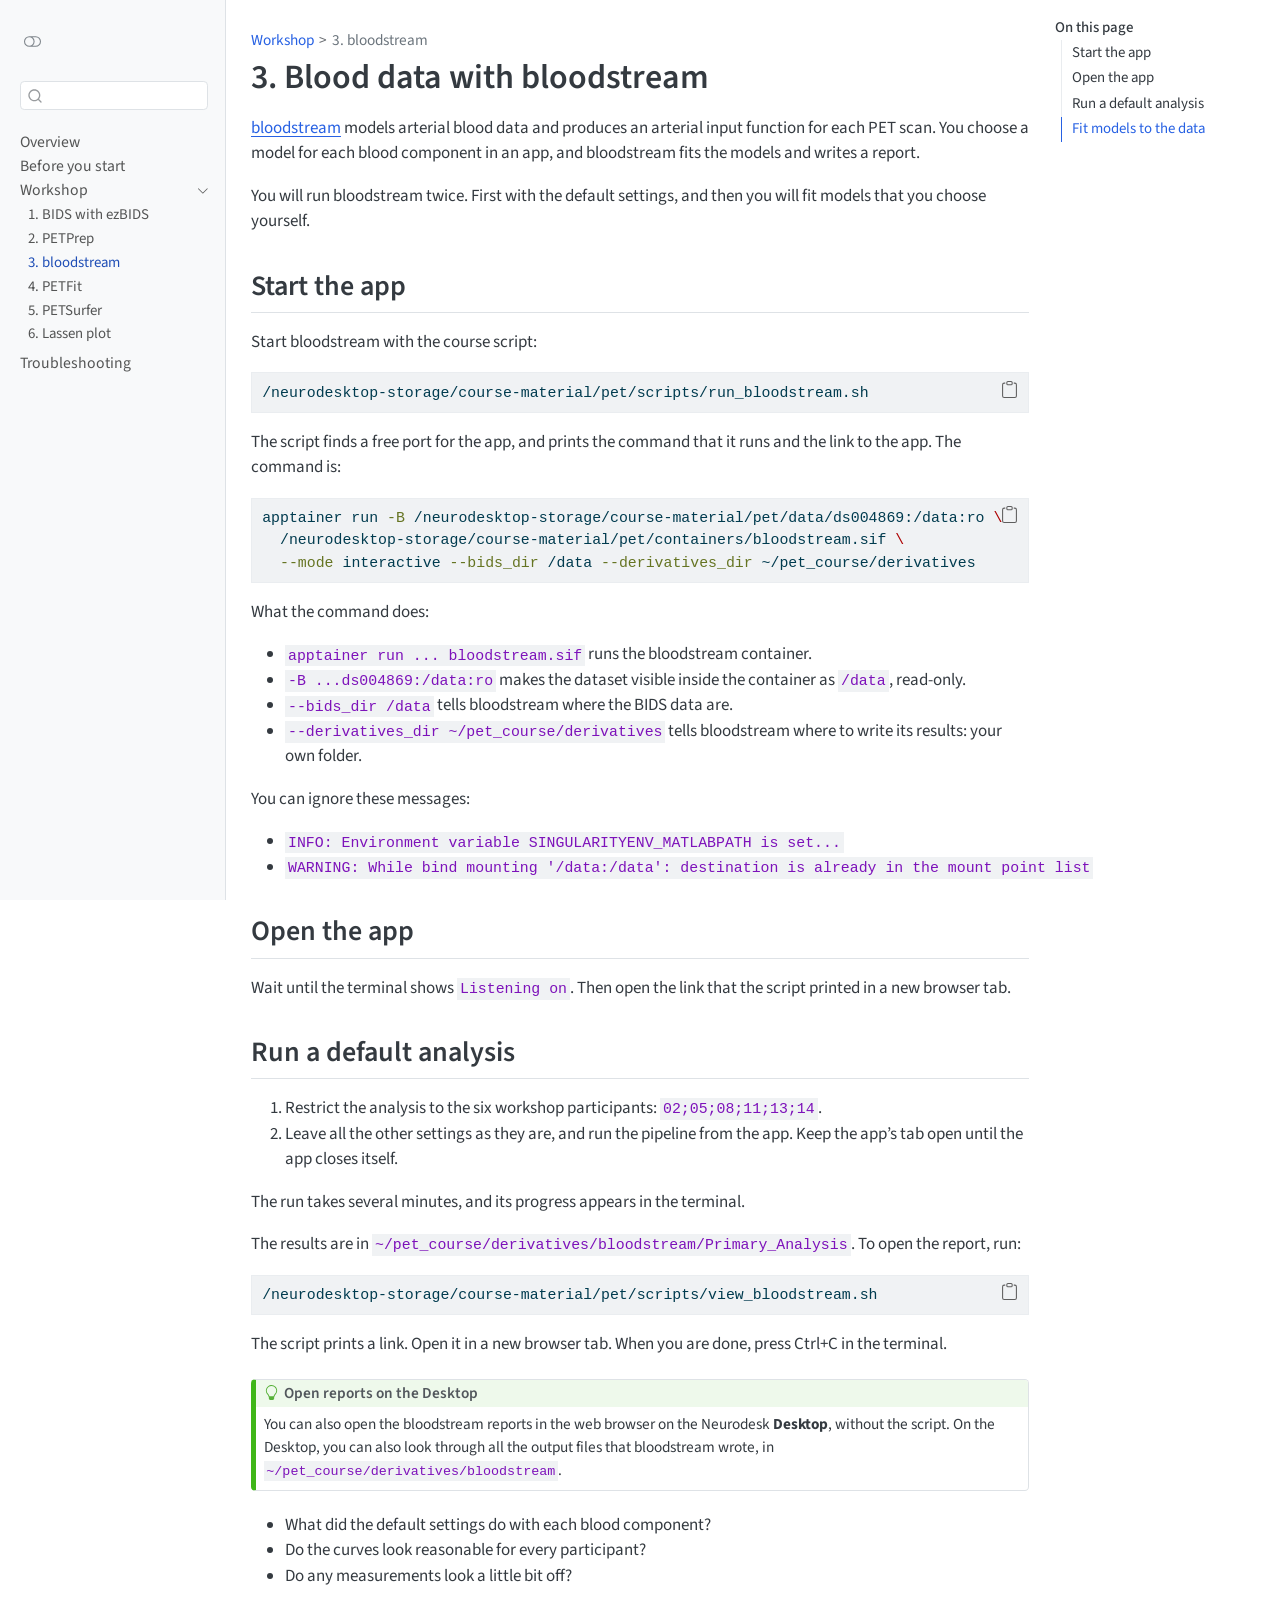
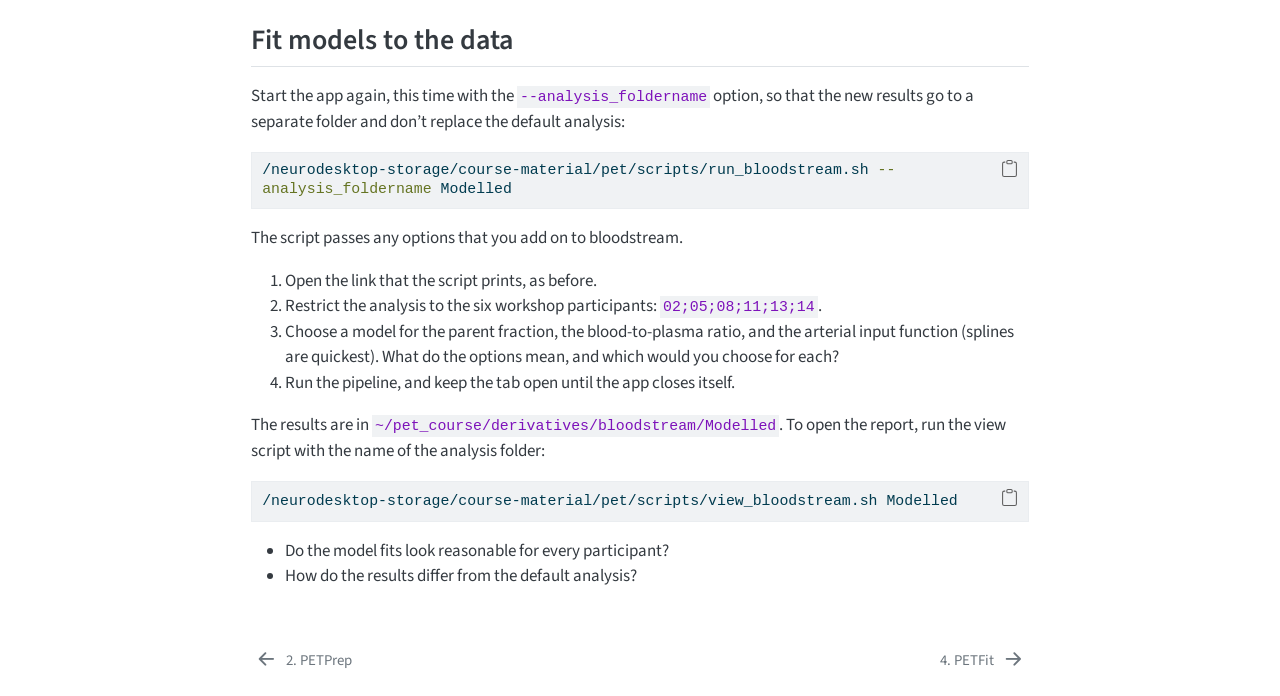
<file: docs/03-bloodstream.html>
<!DOCTYPE html>
<html xmlns="http://www.w3.org/1999/xhtml" lang="en" xml:lang="en"><head>

<meta charset="utf-8">
<meta name="generator" content="quarto-1.8.22">

<meta name="viewport" content="width=device-width, initial-scale=1.0, user-scalable=yes">


<title>3. Blood data with bloodstream – PET data analysis workshop</title>
<style>
code{white-space: pre-wrap;}
span.smallcaps{font-variant: small-caps;}
div.columns{display: flex; gap: min(4vw, 1.5em);}
div.column{flex: auto; overflow-x: auto;}
div.hanging-indent{margin-left: 1.5em; text-indent: -1.5em;}
ul.task-list{list-style: none;}
ul.task-list li input[type="checkbox"] {
  width: 0.8em;
  margin: 0 0.8em 0.2em -1em; /* quarto-specific, see https://github.com/quarto-dev/quarto-cli/issues/4556 */ 
  vertical-align: middle;
}
/* CSS for syntax highlighting */
html { -webkit-text-size-adjust: 100%; }
pre > code.sourceCode { white-space: pre; position: relative; }
pre > code.sourceCode > span { display: inline-block; line-height: 1.25; }
pre > code.sourceCode > span:empty { height: 1.2em; }
.sourceCode { overflow: visible; }
code.sourceCode > span { color: inherit; text-decoration: inherit; }
div.sourceCode { margin: 1em 0; }
pre.sourceCode { margin: 0; }
@media screen {
div.sourceCode { overflow: auto; }
}
@media print {
pre > code.sourceCode { white-space: pre-wrap; }
pre > code.sourceCode > span { text-indent: -5em; padding-left: 5em; }
}
pre.numberSource code
  { counter-reset: source-line 0; }
pre.numberSource code > span
  { position: relative; left: -4em; counter-increment: source-line; }
pre.numberSource code > span > a:first-child::before
  { content: counter(source-line);
    position: relative; left: -1em; text-align: right; vertical-align: baseline;
    border: none; display: inline-block;
    -webkit-touch-callout: none; -webkit-user-select: none;
    -khtml-user-select: none; -moz-user-select: none;
    -ms-user-select: none; user-select: none;
    padding: 0 4px; width: 4em;
  }
pre.numberSource { margin-left: 3em;  padding-left: 4px; }
div.sourceCode
  {   }
@media screen {
pre > code.sourceCode > span > a:first-child::before { text-decoration: underline; }
}
</style>


<script src="site_libs/quarto-nav/quarto-nav.js"></script>
<script src="site_libs/quarto-nav/headroom.min.js"></script>
<script src="site_libs/clipboard/clipboard.min.js"></script>
<script src="site_libs/quarto-search/autocomplete.umd.js"></script>
<script src="site_libs/quarto-search/fuse.min.js"></script>
<script src="site_libs/quarto-search/quarto-search.js"></script>
<meta name="quarto:offset" content="./">
<link href="./04-petfit.html" rel="next">
<link href="./02-petprep.html" rel="prev">
<script src="site_libs/quarto-html/quarto.js" type="module"></script>
<script src="site_libs/quarto-html/tabsets/tabsets.js" type="module"></script>
<script src="site_libs/quarto-html/axe/axe-check.js" type="module"></script>
<script src="site_libs/quarto-html/popper.min.js"></script>
<script src="site_libs/quarto-html/tippy.umd.min.js"></script>
<script src="site_libs/quarto-html/anchor.min.js"></script>
<link href="site_libs/quarto-html/tippy.css" rel="stylesheet">
<link href="site_libs/quarto-html/quarto-syntax-highlighting-cd7454b418030687c631a6a7286fbe16.css" rel="stylesheet" class="quarto-color-scheme" id="quarto-text-highlighting-styles">
<link href="site_libs/quarto-html/quarto-syntax-highlighting-dark-fbf3368e9a39f98674df9137282eadca.css" rel="stylesheet" class="quarto-color-scheme quarto-color-alternate" id="quarto-text-highlighting-styles">
<link href="site_libs/quarto-html/quarto-syntax-highlighting-cd7454b418030687c631a6a7286fbe16.css" rel="stylesheet" class="quarto-color-scheme-extra" id="quarto-text-highlighting-styles">
<script src="site_libs/bootstrap/bootstrap.min.js"></script>
<link href="site_libs/bootstrap/bootstrap-icons.css" rel="stylesheet">
<link href="site_libs/bootstrap/bootstrap-1dff777cf163c50baf22591510baa299.min.css" rel="stylesheet" append-hash="true" class="quarto-color-scheme" id="quarto-bootstrap" data-mode="light">
<link href="site_libs/bootstrap/bootstrap-dark-a25004ff6f9bb34376268c84d08a2f1b.min.css" rel="stylesheet" append-hash="true" class="quarto-color-scheme quarto-color-alternate" id="quarto-bootstrap" data-mode="dark">
<link href="site_libs/bootstrap/bootstrap-1dff777cf163c50baf22591510baa299.min.css" rel="stylesheet" append-hash="true" class="quarto-color-scheme-extra" id="quarto-bootstrap" data-mode="light">
<script id="quarto-search-options" type="application/json">{
  "location": "sidebar",
  "copy-button": false,
  "collapse-after": 3,
  "panel-placement": "start",
  "type": "textbox",
  "limit": 50,
  "keyboard-shortcut": [
    "f",
    "/",
    "s"
  ],
  "show-item-context": false,
  "language": {
    "search-no-results-text": "No results",
    "search-matching-documents-text": "matching documents",
    "search-copy-link-title": "Copy link to search",
    "search-hide-matches-text": "Hide additional matches",
    "search-more-match-text": "more match in this document",
    "search-more-matches-text": "more matches in this document",
    "search-clear-button-title": "Clear",
    "search-text-placeholder": "",
    "search-detached-cancel-button-title": "Cancel",
    "search-submit-button-title": "Submit",
    "search-label": "Search"
  }
}</script>
<style>html{ scroll-behavior: smooth; }</style>


</head>

<body class="nav-sidebar docked quarto-light"><script id="quarto-html-before-body" type="application/javascript">
    const toggleBodyColorMode = (bsSheetEl) => {
      const mode = bsSheetEl.getAttribute("data-mode");
      const bodyEl = window.document.querySelector("body");
      if (mode === "dark") {
        bodyEl.classList.add("quarto-dark");
        bodyEl.classList.remove("quarto-light");
      } else {
        bodyEl.classList.add("quarto-light");
        bodyEl.classList.remove("quarto-dark");
      }
    }
    const toggleBodyColorPrimary = () => {
      const bsSheetEl = window.document.querySelector("link#quarto-bootstrap:not([rel=disabled-stylesheet])");
      if (bsSheetEl) {
        toggleBodyColorMode(bsSheetEl);
      }
    }
    const setColorSchemeToggle = (alternate) => {
      const toggles = window.document.querySelectorAll('.quarto-color-scheme-toggle');
      for (let i=0; i < toggles.length; i++) {
        const toggle = toggles[i];
        if (toggle) {
          if (alternate) {
            toggle.classList.add("alternate");
          } else {
            toggle.classList.remove("alternate");
          }
        }
      }
    };
    const toggleColorMode = (alternate) => {
      // Switch the stylesheets
      const primaryStylesheets = window.document.querySelectorAll('link.quarto-color-scheme:not(.quarto-color-alternate)');
      const alternateStylesheets = window.document.querySelectorAll('link.quarto-color-scheme.quarto-color-alternate');
      manageTransitions('#quarto-margin-sidebar .nav-link', false);
      if (alternate) {
        // note: dark is layered on light, we don't disable primary!
        enableStylesheet(alternateStylesheets);
        for (const sheetNode of alternateStylesheets) {
          if (sheetNode.id === "quarto-bootstrap") {
            toggleBodyColorMode(sheetNode);
          }
        }
      } else {
        disableStylesheet(alternateStylesheets);
        enableStylesheet(primaryStylesheets)
        toggleBodyColorPrimary();
      }
      manageTransitions('#quarto-margin-sidebar .nav-link', true);
      // Switch the toggles
      setColorSchemeToggle(alternate)
      // Hack to workaround the fact that safari doesn't
      // properly recolor the scrollbar when toggling (#1455)
      if (navigator.userAgent.indexOf('Safari') > 0 && navigator.userAgent.indexOf('Chrome') == -1) {
        manageTransitions("body", false);
        window.scrollTo(0, 1);
        setTimeout(() => {
          window.scrollTo(0, 0);
          manageTransitions("body", true);
        }, 40);
      }
    }
    const disableStylesheet = (stylesheets) => {
      for (let i=0; i < stylesheets.length; i++) {
        const stylesheet = stylesheets[i];
        stylesheet.rel = 'disabled-stylesheet';
      }
    }
    const enableStylesheet = (stylesheets) => {
      for (let i=0; i < stylesheets.length; i++) {
        const stylesheet = stylesheets[i];
        if(stylesheet.rel !== 'stylesheet') { // for Chrome, which will still FOUC without this check
          stylesheet.rel = 'stylesheet';
        }
      }
    }
    const manageTransitions = (selector, allowTransitions) => {
      const els = window.document.querySelectorAll(selector);
      for (let i=0; i < els.length; i++) {
        const el = els[i];
        if (allowTransitions) {
          el.classList.remove('notransition');
        } else {
          el.classList.add('notransition');
        }
      }
    }
    const isFileUrl = () => {
      return window.location.protocol === 'file:';
    }
    const hasAlternateSentinel = () => {
      let styleSentinel = getColorSchemeSentinel();
      if (styleSentinel !== null) {
        return styleSentinel === "alternate";
      } else {
        return false;
      }
    }
    const setStyleSentinel = (alternate) => {
      const value = alternate ? "alternate" : "default";
      if (!isFileUrl()) {
        window.localStorage.setItem("quarto-color-scheme", value);
      } else {
        localAlternateSentinel = value;
      }
    }
    const getColorSchemeSentinel = () => {
      if (!isFileUrl()) {
        const storageValue = window.localStorage.getItem("quarto-color-scheme");
        return storageValue != null ? storageValue : localAlternateSentinel;
      } else {
        return localAlternateSentinel;
      }
    }
    const toggleGiscusIfUsed = (isAlternate, darkModeDefault) => {
      const baseTheme = document.querySelector('#giscus-base-theme')?.value ?? 'light';
      const alternateTheme = document.querySelector('#giscus-alt-theme')?.value ?? 'dark';
      let newTheme = '';
      if(authorPrefersDark) {
        newTheme = isAlternate ? baseTheme : alternateTheme;
      } else {
        newTheme = isAlternate ? alternateTheme : baseTheme;
      }
      const changeGiscusTheme = () => {
        // From: https://github.com/giscus/giscus/issues/336
        const sendMessage = (message) => {
          const iframe = document.querySelector('iframe.giscus-frame');
          if (!iframe) return;
          iframe.contentWindow.postMessage({ giscus: message }, 'https://giscus.app');
        }
        sendMessage({
          setConfig: {
            theme: newTheme
          }
        });
      }
      const isGiscussLoaded = window.document.querySelector('iframe.giscus-frame') !== null;
      if (isGiscussLoaded) {
        changeGiscusTheme();
      }
    };
    const authorPrefersDark = false;
    const darkModeDefault = authorPrefersDark;
      document.querySelector('link#quarto-text-highlighting-styles.quarto-color-scheme-extra').rel = 'disabled-stylesheet';
      document.querySelector('link#quarto-bootstrap.quarto-color-scheme-extra').rel = 'disabled-stylesheet';
    let localAlternateSentinel = darkModeDefault ? 'alternate' : 'default';
    // Dark / light mode switch
    window.quartoToggleColorScheme = () => {
      // Read the current dark / light value
      let toAlternate = !hasAlternateSentinel();
      toggleColorMode(toAlternate);
      setStyleSentinel(toAlternate);
      toggleGiscusIfUsed(toAlternate, darkModeDefault);
      window.dispatchEvent(new Event('resize'));
    };
    // Switch to dark mode if need be
    if (hasAlternateSentinel()) {
      toggleColorMode(true);
    } else {
      toggleColorMode(false);
    }
  </script>

<div id="quarto-search-results"></div>
  <header id="quarto-header" class="headroom fixed-top">
  <nav class="quarto-secondary-nav">
    <div class="container-fluid d-flex">
      <button type="button" class="quarto-btn-toggle btn" data-bs-toggle="collapse" role="button" data-bs-target=".quarto-sidebar-collapse-item" aria-controls="quarto-sidebar" aria-expanded="false" aria-label="Toggle sidebar navigation" onclick="if (window.quartoToggleHeadroom) { window.quartoToggleHeadroom(); }">
        <i class="bi bi-layout-text-sidebar-reverse"></i>
      </button>
        <nav class="quarto-page-breadcrumbs" aria-label="breadcrumb"><ol class="breadcrumb"><li class="breadcrumb-item"><a href="./01-ezbids.html">Workshop</a></li><li class="breadcrumb-item"><a href="./03-bloodstream.html">3. bloodstream</a></li></ol></nav>
        <a class="flex-grow-1" role="navigation" data-bs-toggle="collapse" data-bs-target=".quarto-sidebar-collapse-item" aria-controls="quarto-sidebar" aria-expanded="false" aria-label="Toggle sidebar navigation" onclick="if (window.quartoToggleHeadroom) { window.quartoToggleHeadroom(); }">      
        </a>
      <button type="button" class="btn quarto-search-button" aria-label="Search" onclick="window.quartoOpenSearch();">
        <i class="bi bi-search"></i>
      </button>
    </div>
  </nav>
</header>
<!-- content -->
<div id="quarto-content" class="quarto-container page-columns page-rows-contents page-layout-article">
<!-- sidebar -->
  <nav id="quarto-sidebar" class="sidebar collapse collapse-horizontal quarto-sidebar-collapse-item sidebar-navigation docked overflow-auto">
    <div class="pt-lg-2 mt-2 text-left sidebar-header">
      <a href="./index.html" class="sidebar-logo-link">
      </a>
      <div class="sidebar-tools-main">
  <a href="" class="quarto-color-scheme-toggle quarto-navigation-tool  px-1" onclick="window.quartoToggleColorScheme(); return false;" title="Toggle dark mode"><i class="bi"></i></a>
</div>
      </div>
        <div class="mt-2 flex-shrink-0 align-items-center">
        <div class="sidebar-search">
        <div id="quarto-search" class="" title="Search"></div>
        </div>
        </div>
    <div class="sidebar-menu-container"> 
    <ul class="list-unstyled mt-1">
        <li class="sidebar-item">
  <div class="sidebar-item-container"> 
  <a href="./index.html" class="sidebar-item-text sidebar-link">
 <span class="menu-text">Overview</span></a>
  </div>
</li>
        <li class="sidebar-item">
  <div class="sidebar-item-container"> 
  <a href="./setup.html" class="sidebar-item-text sidebar-link">
 <span class="menu-text">Before you start</span></a>
  </div>
</li>
        <li class="sidebar-item sidebar-item-section">
      <div class="sidebar-item-container"> 
            <a class="sidebar-item-text sidebar-link text-start" data-bs-toggle="collapse" data-bs-target="#quarto-sidebar-section-1" role="navigation" aria-expanded="true">
 <span class="menu-text">Workshop</span></a>
          <a class="sidebar-item-toggle text-start" data-bs-toggle="collapse" data-bs-target="#quarto-sidebar-section-1" role="navigation" aria-expanded="true" aria-label="Toggle section">
            <i class="bi bi-chevron-right ms-2"></i>
          </a> 
      </div>
      <ul id="quarto-sidebar-section-1" class="collapse list-unstyled sidebar-section depth1 show">  
          <li class="sidebar-item">
  <div class="sidebar-item-container"> 
  <a href="./01-ezbids.html" class="sidebar-item-text sidebar-link">
 <span class="menu-text">1. BIDS with ezBIDS</span></a>
  </div>
</li>
          <li class="sidebar-item">
  <div class="sidebar-item-container"> 
  <a href="./02-petprep.html" class="sidebar-item-text sidebar-link">
 <span class="menu-text">2. PETPrep</span></a>
  </div>
</li>
          <li class="sidebar-item">
  <div class="sidebar-item-container"> 
  <a href="./03-bloodstream.html" class="sidebar-item-text sidebar-link active">
 <span class="menu-text">3. bloodstream</span></a>
  </div>
</li>
          <li class="sidebar-item">
  <div class="sidebar-item-container"> 
  <a href="./04-petfit.html" class="sidebar-item-text sidebar-link">
 <span class="menu-text">4. PETFit</span></a>
  </div>
</li>
          <li class="sidebar-item">
  <div class="sidebar-item-container"> 
  <a href="./05-petsurfer.html" class="sidebar-item-text sidebar-link">
 <span class="menu-text">5. PETSurfer</span></a>
  </div>
</li>
          <li class="sidebar-item">
  <div class="sidebar-item-container"> 
  <a href="./06-lassen.html" class="sidebar-item-text sidebar-link">
 <span class="menu-text">6. Lassen plot</span></a>
  </div>
</li>
      </ul>
  </li>
        <li class="sidebar-item">
  <div class="sidebar-item-container"> 
  <a href="./troubleshooting.html" class="sidebar-item-text sidebar-link">
 <span class="menu-text">Troubleshooting</span></a>
  </div>
</li>
    </ul>
    </div>
</nav>
<div id="quarto-sidebar-glass" class="quarto-sidebar-collapse-item" data-bs-toggle="collapse" data-bs-target=".quarto-sidebar-collapse-item"></div>
<!-- margin-sidebar -->
    <div id="quarto-margin-sidebar" class="sidebar margin-sidebar">
        <nav id="TOC" role="doc-toc" class="toc-active">
    <h2 id="toc-title">On this page</h2>
   
  <ul>
  <li><a href="#start-the-app" id="toc-start-the-app" class="nav-link active" data-scroll-target="#start-the-app">Start the app</a></li>
  <li><a href="#open-the-app" id="toc-open-the-app" class="nav-link" data-scroll-target="#open-the-app">Open the app</a></li>
  <li><a href="#run-a-default-analysis" id="toc-run-a-default-analysis" class="nav-link" data-scroll-target="#run-a-default-analysis">Run a default analysis</a></li>
  <li><a href="#fit-models-to-the-data" id="toc-fit-models-to-the-data" class="nav-link" data-scroll-target="#fit-models-to-the-data">Fit models to the data</a></li>
  </ul>
</nav>
    </div>
<!-- main -->
<main class="content" id="quarto-document-content">


<header id="title-block-header" class="quarto-title-block default"><nav class="quarto-page-breadcrumbs quarto-title-breadcrumbs d-none d-lg-block" aria-label="breadcrumb"><ol class="breadcrumb"><li class="breadcrumb-item"><a href="./01-ezbids.html">Workshop</a></li><li class="breadcrumb-item"><a href="./03-bloodstream.html">3. bloodstream</a></li></ol></nav>
<div class="quarto-title">
<h1 class="title">3. Blood data with bloodstream</h1>
</div>



<div class="quarto-title-meta">

    
  
    
  </div>
  


</header>


<p><a href="https://github.com/mathesong/bloodstream">bloodstream</a> models arterial blood data and produces an arterial input function for each PET scan. You choose a model for each blood component in an app, and bloodstream fits the models and writes a report.</p>
<p>You will run bloodstream twice. First with the default settings, and then you will fit models that you choose yourself.</p>
<section id="start-the-app" class="level2">
<h2 class="anchored" data-anchor-id="start-the-app">Start the app</h2>
<p>Start bloodstream with the course script:</p>
<div class="code-copy-outer-scaffold"><div class="sourceCode" id="cb1"><pre class="sourceCode bash code-with-copy"><code class="sourceCode bash"><span id="cb1-1"><a href="#cb1-1" aria-hidden="true" tabindex="-1"></a><span class="ex">/neurodesktop-storage/course-material/pet/scripts/run_bloodstream.sh</span></span></code></pre></div><button title="Copy to Clipboard" class="code-copy-button"><i class="bi"></i></button></div>
<p>The script finds a free port for the app, and prints the command that it runs and the link to the app. The command is:</p>
<div class="code-copy-outer-scaffold"><div class="sourceCode" id="cb2"><pre class="sourceCode bash code-with-copy"><code class="sourceCode bash"><span id="cb2-1"><a href="#cb2-1" aria-hidden="true" tabindex="-1"></a><span class="ex">apptainer</span> run <span class="at">-B</span> /neurodesktop-storage/course-material/pet/data/ds004869:/data:ro <span class="dt">\</span></span>
<span id="cb2-2"><a href="#cb2-2" aria-hidden="true" tabindex="-1"></a>  /neurodesktop-storage/course-material/pet/containers/bloodstream.sif <span class="dt">\</span></span>
<span id="cb2-3"><a href="#cb2-3" aria-hidden="true" tabindex="-1"></a>  <span class="at">--mode</span> interactive <span class="at">--bids_dir</span> /data <span class="at">--derivatives_dir</span> ~/pet_course/derivatives</span></code></pre></div><button title="Copy to Clipboard" class="code-copy-button"><i class="bi"></i></button></div>
<p>What the command does:</p>
<ul>
<li><code>apptainer run ... bloodstream.sif</code> runs the bloodstream container.</li>
<li><code>-B ...ds004869:/data:ro</code> makes the dataset visible inside the container as <code>/data</code>, read-only.</li>
<li><code>--bids_dir /data</code> tells bloodstream where the BIDS data are.</li>
<li><code>--derivatives_dir ~/pet_course/derivatives</code> tells bloodstream where to write its results: your own folder.</li>
</ul>
<p>You can ignore these messages:</p>
<ul>
<li><code>INFO: Environment variable SINGULARITYENV_MATLABPATH is set...</code></li>
<li><code>WARNING: While bind mounting '/data:/data': destination is already in the mount point list</code></li>
</ul>
</section>
<section id="open-the-app" class="level2">
<h2 class="anchored" data-anchor-id="open-the-app">Open the app</h2>
<p>Wait until the terminal shows <code>Listening on</code>. Then open the link that the script printed in a new browser tab.</p>
</section>
<section id="run-a-default-analysis" class="level2">
<h2 class="anchored" data-anchor-id="run-a-default-analysis">Run a default analysis</h2>
<ol type="1">
<li>Restrict the analysis to the six workshop participants: <code>02;05;08;11;13;14</code>.</li>
<li>Leave all the other settings as they are, and run the pipeline from the app. Keep the app’s tab open until the app closes itself.</li>
</ol>
<p>The run takes several minutes, and its progress appears in the terminal.</p>
<p>The results are in <code>~/pet_course/derivatives/bloodstream/Primary_Analysis</code>. To open the report, run:</p>
<div class="code-copy-outer-scaffold"><div class="sourceCode" id="cb3"><pre class="sourceCode bash code-with-copy"><code class="sourceCode bash"><span id="cb3-1"><a href="#cb3-1" aria-hidden="true" tabindex="-1"></a><span class="ex">/neurodesktop-storage/course-material/pet/scripts/view_bloodstream.sh</span></span></code></pre></div><button title="Copy to Clipboard" class="code-copy-button"><i class="bi"></i></button></div>
<p>The script prints a link. Open it in a new browser tab. When you are done, press Ctrl+C in the terminal.</p>
<div class="callout callout-style-default callout-tip callout-titled">
<div class="callout-header d-flex align-content-center">
<div class="callout-icon-container">
<i class="callout-icon"></i>
</div>
<div class="callout-title-container flex-fill">
<span class="screen-reader-only">Tip</span>Open reports on the Desktop
</div>
</div>
<div class="callout-body-container callout-body">
<p>You can also open the bloodstream reports in the web browser on the Neurodesk <strong>Desktop</strong>, without the script. On the Desktop, you can also look through all the output files that bloodstream wrote, in <code>~/pet_course/derivatives/bloodstream</code>.</p>
</div>
</div>
<ul>
<li>What did the default settings do with each blood component?</li>
<li>Do the curves look reasonable for every participant?</li>
<li>Do any measurements look a little bit off?</li>
</ul>
</section>
<section id="fit-models-to-the-data" class="level2">
<h2 class="anchored" data-anchor-id="fit-models-to-the-data">Fit models to the data</h2>
<p>Start the app again, this time with the <code>--analysis_foldername</code> option, so that the new results go to a separate folder and don’t replace the default analysis:</p>
<div class="code-copy-outer-scaffold"><div class="sourceCode" id="cb4"><pre class="sourceCode bash code-with-copy"><code class="sourceCode bash"><span id="cb4-1"><a href="#cb4-1" aria-hidden="true" tabindex="-1"></a><span class="ex">/neurodesktop-storage/course-material/pet/scripts/run_bloodstream.sh</span> <span class="at">--analysis_foldername</span> Modelled</span></code></pre></div><button title="Copy to Clipboard" class="code-copy-button"><i class="bi"></i></button></div>
<p>The script passes any options that you add on to bloodstream.</p>
<ol type="1">
<li>Open the link that the script prints, as before.</li>
<li>Restrict the analysis to the six workshop participants: <code>02;05;08;11;13;14</code>.</li>
<li>Choose a model for the parent fraction, the blood-to-plasma ratio, and the arterial input function (splines are quickest). What do the options mean, and which would you choose for each?</li>
<li>Run the pipeline, and keep the tab open until the app closes itself.</li>
</ol>
<p>The results are in <code>~/pet_course/derivatives/bloodstream/Modelled</code>. To open the report, run the view script with the name of the analysis folder:</p>
<div class="code-copy-outer-scaffold"><div class="sourceCode" id="cb5"><pre class="sourceCode bash code-with-copy"><code class="sourceCode bash"><span id="cb5-1"><a href="#cb5-1" aria-hidden="true" tabindex="-1"></a><span class="ex">/neurodesktop-storage/course-material/pet/scripts/view_bloodstream.sh</span> Modelled</span></code></pre></div><button title="Copy to Clipboard" class="code-copy-button"><i class="bi"></i></button></div>
<ul>
<li>Do the model fits look reasonable for every participant?</li>
<li>How do the results differ from the default analysis?</li>
</ul>


</section>

</main> <!-- /main -->
<script id="quarto-html-after-body" type="application/javascript">
  window.document.addEventListener("DOMContentLoaded", function (event) {
    // Ensure there is a toggle, if there isn't float one in the top right
    if (window.document.querySelector('.quarto-color-scheme-toggle') === null) {
      const a = window.document.createElement('a');
      a.classList.add('top-right');
      a.classList.add('quarto-color-scheme-toggle');
      a.href = "";
      a.onclick = function() { try { window.quartoToggleColorScheme(); } catch {} return false; };
      const i = window.document.createElement("i");
      i.classList.add('bi');
      a.appendChild(i);
      window.document.body.appendChild(a);
    }
    setColorSchemeToggle(hasAlternateSentinel())
    const icon = "";
    const anchorJS = new window.AnchorJS();
    anchorJS.options = {
      placement: 'right',
      icon: icon
    };
    anchorJS.add('.anchored');
    const isCodeAnnotation = (el) => {
      for (const clz of el.classList) {
        if (clz.startsWith('code-annotation-')) {                     
          return true;
        }
      }
      return false;
    }
    const onCopySuccess = function(e) {
      // button target
      const button = e.trigger;
      // don't keep focus
      button.blur();
      // flash "checked"
      button.classList.add('code-copy-button-checked');
      var currentTitle = button.getAttribute("title");
      button.setAttribute("title", "Copied!");
      let tooltip;
      if (window.bootstrap) {
        button.setAttribute("data-bs-toggle", "tooltip");
        button.setAttribute("data-bs-placement", "left");
        button.setAttribute("data-bs-title", "Copied!");
        tooltip = new bootstrap.Tooltip(button, 
          { trigger: "manual", 
            customClass: "code-copy-button-tooltip",
            offset: [0, -8]});
        tooltip.show();    
      }
      setTimeout(function() {
        if (tooltip) {
          tooltip.hide();
          button.removeAttribute("data-bs-title");
          button.removeAttribute("data-bs-toggle");
          button.removeAttribute("data-bs-placement");
        }
        button.setAttribute("title", currentTitle);
        button.classList.remove('code-copy-button-checked');
      }, 1000);
      // clear code selection
      e.clearSelection();
    }
    const getTextToCopy = function(trigger) {
        const codeEl = trigger.previousElementSibling.cloneNode(true);
        for (const childEl of codeEl.children) {
          if (isCodeAnnotation(childEl)) {
            childEl.remove();
          }
        }
        return codeEl.innerText;
    }
    const clipboard = new window.ClipboardJS('.code-copy-button:not([data-in-quarto-modal])', {
      text: getTextToCopy
    });
    clipboard.on('success', onCopySuccess);
    if (window.document.getElementById('quarto-embedded-source-code-modal')) {
      const clipboardModal = new window.ClipboardJS('.code-copy-button[data-in-quarto-modal]', {
        text: getTextToCopy,
        container: window.document.getElementById('quarto-embedded-source-code-modal')
      });
      clipboardModal.on('success', onCopySuccess);
    }
      var localhostRegex = new RegExp(/^(?:http|https):\/\/localhost\:?[0-9]*\//);
      var mailtoRegex = new RegExp(/^mailto:/);
        var filterRegex = new RegExp('/' + window.location.host + '/');
      var isInternal = (href) => {
          return filterRegex.test(href) || localhostRegex.test(href) || mailtoRegex.test(href);
      }
      // Inspect non-navigation links and adorn them if external
     var links = window.document.querySelectorAll('a[href]:not(.nav-link):not(.navbar-brand):not(.toc-action):not(.sidebar-link):not(.sidebar-item-toggle):not(.pagination-link):not(.no-external):not([aria-hidden]):not(.dropdown-item):not(.quarto-navigation-tool):not(.about-link)');
      for (var i=0; i<links.length; i++) {
        const link = links[i];
        if (!isInternal(link.href)) {
          // undo the damage that might have been done by quarto-nav.js in the case of
          // links that we want to consider external
          if (link.dataset.originalHref !== undefined) {
            link.href = link.dataset.originalHref;
          }
        }
      }
    function tippyHover(el, contentFn, onTriggerFn, onUntriggerFn) {
      const config = {
        allowHTML: true,
        maxWidth: 500,
        delay: 100,
        arrow: false,
        appendTo: function(el) {
            return el.parentElement;
        },
        interactive: true,
        interactiveBorder: 10,
        theme: 'quarto',
        placement: 'bottom-start',
      };
      if (contentFn) {
        config.content = contentFn;
      }
      if (onTriggerFn) {
        config.onTrigger = onTriggerFn;
      }
      if (onUntriggerFn) {
        config.onUntrigger = onUntriggerFn;
      }
      window.tippy(el, config); 
    }
    const noterefs = window.document.querySelectorAll('a[role="doc-noteref"]');
    for (var i=0; i<noterefs.length; i++) {
      const ref = noterefs[i];
      tippyHover(ref, function() {
        // use id or data attribute instead here
        let href = ref.getAttribute('data-footnote-href') || ref.getAttribute('href');
        try { href = new URL(href).hash; } catch {}
        const id = href.replace(/^#\/?/, "");
        const note = window.document.getElementById(id);
        if (note) {
          return note.innerHTML;
        } else {
          return "";
        }
      });
    }
    const xrefs = window.document.querySelectorAll('a.quarto-xref');
    const processXRef = (id, note) => {
      // Strip column container classes
      const stripColumnClz = (el) => {
        el.classList.remove("page-full", "page-columns");
        if (el.children) {
          for (const child of el.children) {
            stripColumnClz(child);
          }
        }
      }
      stripColumnClz(note)
      if (id === null || id.startsWith('sec-')) {
        // Special case sections, only their first couple elements
        const container = document.createElement("div");
        if (note.children && note.children.length > 2) {
          container.appendChild(note.children[0].cloneNode(true));
          for (let i = 1; i < note.children.length; i++) {
            const child = note.children[i];
            if (child.tagName === "P" && child.innerText === "") {
              continue;
            } else {
              container.appendChild(child.cloneNode(true));
              break;
            }
          }
          if (window.Quarto?.typesetMath) {
            window.Quarto.typesetMath(container);
          }
          return container.innerHTML
        } else {
          if (window.Quarto?.typesetMath) {
            window.Quarto.typesetMath(note);
          }
          return note.innerHTML;
        }
      } else {
        // Remove any anchor links if they are present
        const anchorLink = note.querySelector('a.anchorjs-link');
        if (anchorLink) {
          anchorLink.remove();
        }
        if (window.Quarto?.typesetMath) {
          window.Quarto.typesetMath(note);
        }
        if (note.classList.contains("callout")) {
          return note.outerHTML;
        } else {
          return note.innerHTML;
        }
      }
    }
    for (var i=0; i<xrefs.length; i++) {
      const xref = xrefs[i];
      tippyHover(xref, undefined, function(instance) {
        instance.disable();
        let url = xref.getAttribute('href');
        let hash = undefined; 
        if (url.startsWith('#')) {
          hash = url;
        } else {
          try { hash = new URL(url).hash; } catch {}
        }
        if (hash) {
          const id = hash.replace(/^#\/?/, "");
          const note = window.document.getElementById(id);
          if (note !== null) {
            try {
              const html = processXRef(id, note.cloneNode(true));
              instance.setContent(html);
            } finally {
              instance.enable();
              instance.show();
            }
          } else {
            // See if we can fetch this
            fetch(url.split('#')[0])
            .then(res => res.text())
            .then(html => {
              const parser = new DOMParser();
              const htmlDoc = parser.parseFromString(html, "text/html");
              const note = htmlDoc.getElementById(id);
              if (note !== null) {
                const html = processXRef(id, note);
                instance.setContent(html);
              } 
            }).finally(() => {
              instance.enable();
              instance.show();
            });
          }
        } else {
          // See if we can fetch a full url (with no hash to target)
          // This is a special case and we should probably do some content thinning / targeting
          fetch(url)
          .then(res => res.text())
          .then(html => {
            const parser = new DOMParser();
            const htmlDoc = parser.parseFromString(html, "text/html");
            const note = htmlDoc.querySelector('main.content');
            if (note !== null) {
              // This should only happen for chapter cross references
              // (since there is no id in the URL)
              // remove the first header
              if (note.children.length > 0 && note.children[0].tagName === "HEADER") {
                note.children[0].remove();
              }
              const html = processXRef(null, note);
              instance.setContent(html);
            } 
          }).finally(() => {
            instance.enable();
            instance.show();
          });
        }
      }, function(instance) {
      });
    }
        let selectedAnnoteEl;
        const selectorForAnnotation = ( cell, annotation) => {
          let cellAttr = 'data-code-cell="' + cell + '"';
          let lineAttr = 'data-code-annotation="' +  annotation + '"';
          const selector = 'span[' + cellAttr + '][' + lineAttr + ']';
          return selector;
        }
        const selectCodeLines = (annoteEl) => {
          const doc = window.document;
          const targetCell = annoteEl.getAttribute("data-target-cell");
          const targetAnnotation = annoteEl.getAttribute("data-target-annotation");
          const annoteSpan = window.document.querySelector(selectorForAnnotation(targetCell, targetAnnotation));
          const lines = annoteSpan.getAttribute("data-code-lines").split(",");
          const lineIds = lines.map((line) => {
            return targetCell + "-" + line;
          })
          let top = null;
          let height = null;
          let parent = null;
          if (lineIds.length > 0) {
              //compute the position of the single el (top and bottom and make a div)
              const el = window.document.getElementById(lineIds[0]);
              top = el.offsetTop;
              height = el.offsetHeight;
              parent = el.parentElement.parentElement;
            if (lineIds.length > 1) {
              const lastEl = window.document.getElementById(lineIds[lineIds.length - 1]);
              const bottom = lastEl.offsetTop + lastEl.offsetHeight;
              height = bottom - top;
            }
            if (top !== null && height !== null && parent !== null) {
              // cook up a div (if necessary) and position it 
              let div = window.document.getElementById("code-annotation-line-highlight");
              if (div === null) {
                div = window.document.createElement("div");
                div.setAttribute("id", "code-annotation-line-highlight");
                div.style.position = 'absolute';
                parent.appendChild(div);
              }
              div.style.top = top - 2 + "px";
              div.style.height = height + 4 + "px";
              div.style.left = 0;
              let gutterDiv = window.document.getElementById("code-annotation-line-highlight-gutter");
              if (gutterDiv === null) {
                gutterDiv = window.document.createElement("div");
                gutterDiv.setAttribute("id", "code-annotation-line-highlight-gutter");
                gutterDiv.style.position = 'absolute';
                const codeCell = window.document.getElementById(targetCell);
                const gutter = codeCell.querySelector('.code-annotation-gutter');
                gutter.appendChild(gutterDiv);
              }
              gutterDiv.style.top = top - 2 + "px";
              gutterDiv.style.height = height + 4 + "px";
            }
            selectedAnnoteEl = annoteEl;
          }
        };
        const unselectCodeLines = () => {
          const elementsIds = ["code-annotation-line-highlight", "code-annotation-line-highlight-gutter"];
          elementsIds.forEach((elId) => {
            const div = window.document.getElementById(elId);
            if (div) {
              div.remove();
            }
          });
          selectedAnnoteEl = undefined;
        };
          // Handle positioning of the toggle
      window.addEventListener(
        "resize",
        throttle(() => {
          elRect = undefined;
          if (selectedAnnoteEl) {
            selectCodeLines(selectedAnnoteEl);
          }
        }, 10)
      );
      function throttle(fn, ms) {
      let throttle = false;
      let timer;
        return (...args) => {
          if(!throttle) { // first call gets through
              fn.apply(this, args);
              throttle = true;
          } else { // all the others get throttled
              if(timer) clearTimeout(timer); // cancel #2
              timer = setTimeout(() => {
                fn.apply(this, args);
                timer = throttle = false;
              }, ms);
          }
        };
      }
        // Attach click handler to the DT
        const annoteDls = window.document.querySelectorAll('dt[data-target-cell]');
        for (const annoteDlNode of annoteDls) {
          annoteDlNode.addEventListener('click', (event) => {
            const clickedEl = event.target;
            if (clickedEl !== selectedAnnoteEl) {
              unselectCodeLines();
              const activeEl = window.document.querySelector('dt[data-target-cell].code-annotation-active');
              if (activeEl) {
                activeEl.classList.remove('code-annotation-active');
              }
              selectCodeLines(clickedEl);
              clickedEl.classList.add('code-annotation-active');
            } else {
              // Unselect the line
              unselectCodeLines();
              clickedEl.classList.remove('code-annotation-active');
            }
          });
        }
    const findCites = (el) => {
      const parentEl = el.parentElement;
      if (parentEl) {
        const cites = parentEl.dataset.cites;
        if (cites) {
          return {
            el,
            cites: cites.split(' ')
          };
        } else {
          return findCites(el.parentElement)
        }
      } else {
        return undefined;
      }
    };
    var bibliorefs = window.document.querySelectorAll('a[role="doc-biblioref"]');
    for (var i=0; i<bibliorefs.length; i++) {
      const ref = bibliorefs[i];
      const citeInfo = findCites(ref);
      if (citeInfo) {
        tippyHover(citeInfo.el, function() {
          var popup = window.document.createElement('div');
          citeInfo.cites.forEach(function(cite) {
            var citeDiv = window.document.createElement('div');
            citeDiv.classList.add('hanging-indent');
            citeDiv.classList.add('csl-entry');
            var biblioDiv = window.document.getElementById('ref-' + cite);
            if (biblioDiv) {
              citeDiv.innerHTML = biblioDiv.innerHTML;
            }
            popup.appendChild(citeDiv);
          });
          return popup.innerHTML;
        });
      }
    }
  });
  </script>
<nav class="page-navigation">
  <div class="nav-page nav-page-previous">
      <a href="./02-petprep.html" class="pagination-link" aria-label="2. PETPrep">
        <i class="bi bi-arrow-left-short"></i> <span class="nav-page-text">2. PETPrep</span>
      </a>          
  </div>
  <div class="nav-page nav-page-next">
      <a href="./04-petfit.html" class="pagination-link" aria-label="4. PETFit">
        <span class="nav-page-text">4. PETFit</span> <i class="bi bi-arrow-right-short"></i>
      </a>
  </div>
</nav>
</div> <!-- /content -->




<script src="site_libs/quarto-html/zenscroll-min.js"></script>
</body></html>
</file>
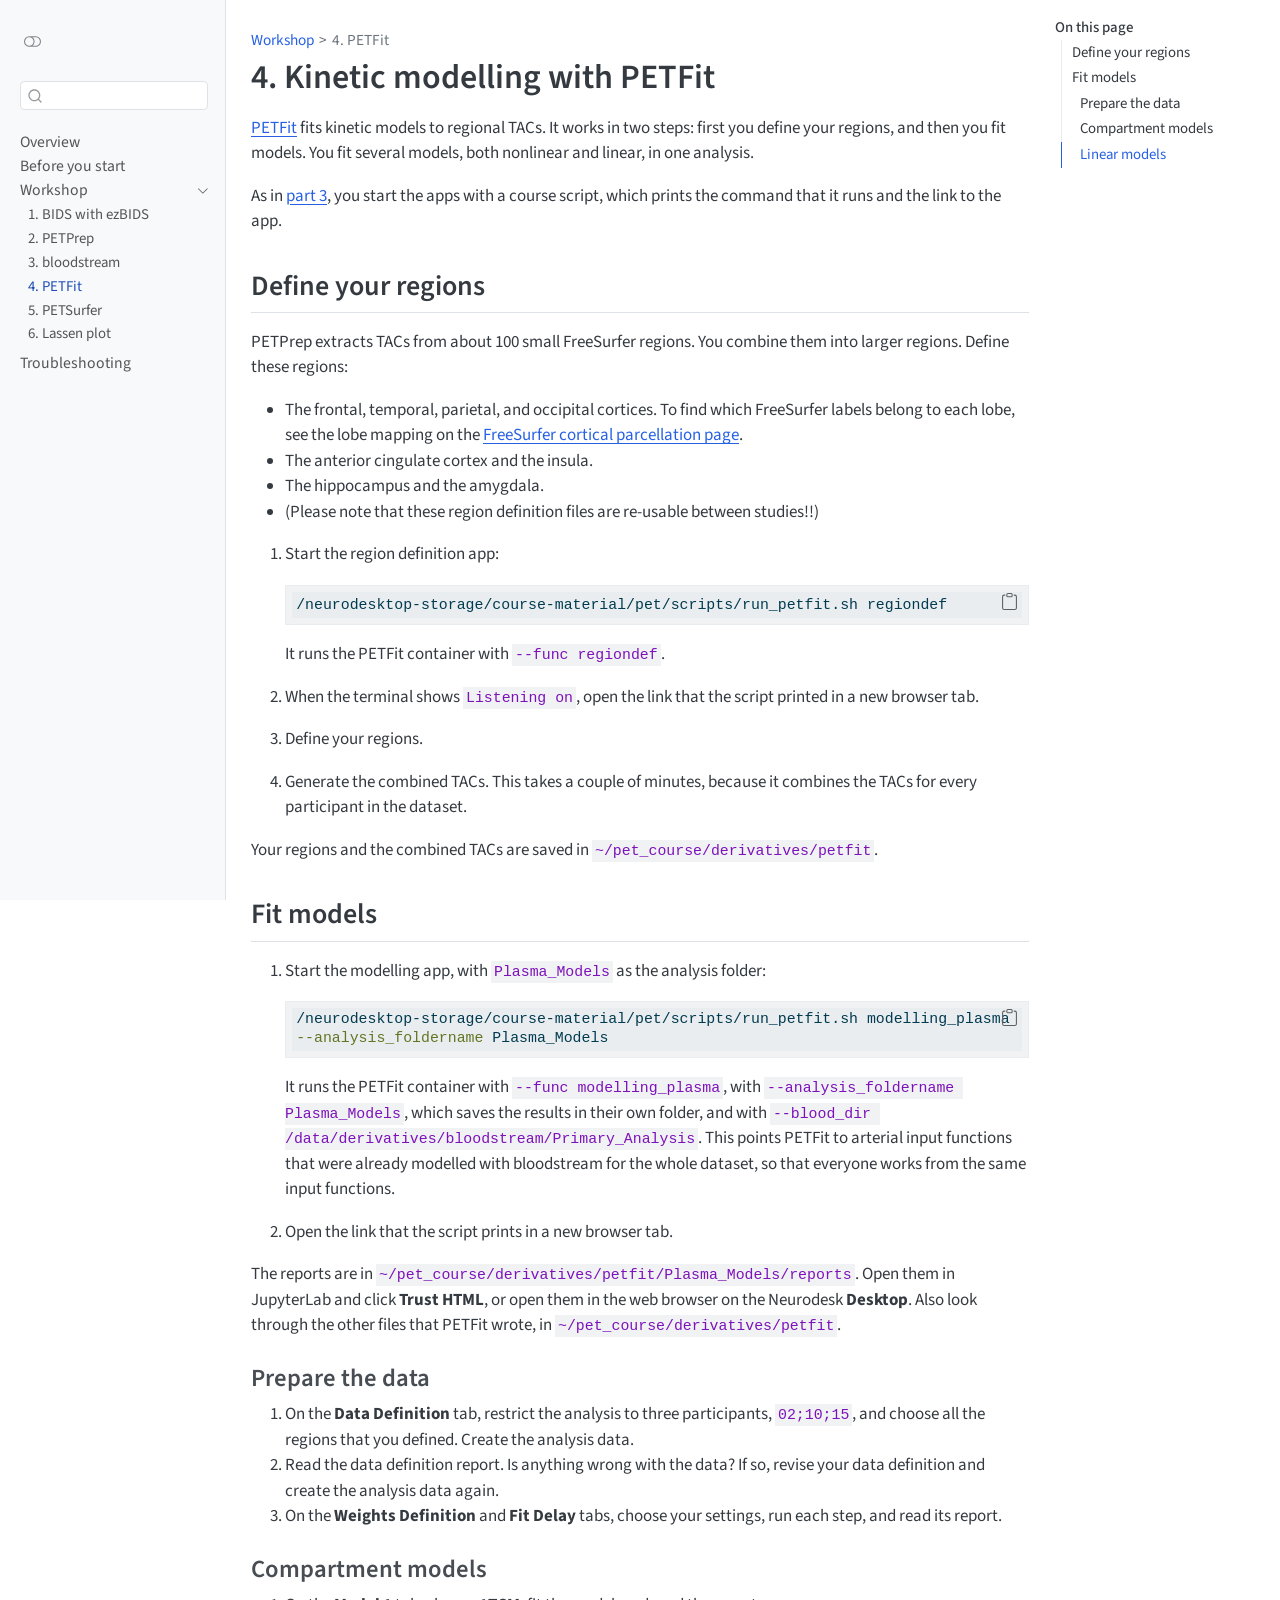
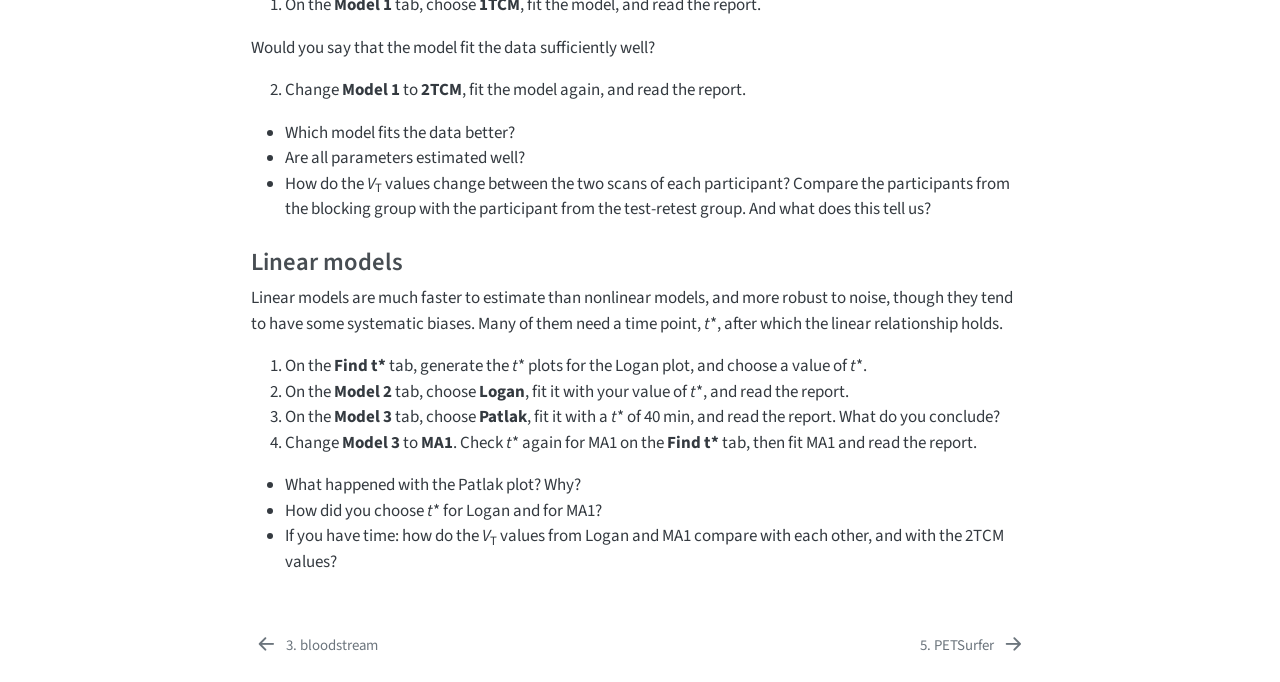
<file: docs/04-petfit.html>
<!DOCTYPE html>
<html xmlns="http://www.w3.org/1999/xhtml" lang="en" xml:lang="en"><head>

<meta charset="utf-8">
<meta name="generator" content="quarto-1.8.22">

<meta name="viewport" content="width=device-width, initial-scale=1.0, user-scalable=yes">


<title>4. Kinetic modelling with PETFit – PET data analysis workshop</title>
<style>
code{white-space: pre-wrap;}
span.smallcaps{font-variant: small-caps;}
div.columns{display: flex; gap: min(4vw, 1.5em);}
div.column{flex: auto; overflow-x: auto;}
div.hanging-indent{margin-left: 1.5em; text-indent: -1.5em;}
ul.task-list{list-style: none;}
ul.task-list li input[type="checkbox"] {
  width: 0.8em;
  margin: 0 0.8em 0.2em -1em; /* quarto-specific, see https://github.com/quarto-dev/quarto-cli/issues/4556 */ 
  vertical-align: middle;
}
/* CSS for syntax highlighting */
html { -webkit-text-size-adjust: 100%; }
pre > code.sourceCode { white-space: pre; position: relative; }
pre > code.sourceCode > span { display: inline-block; line-height: 1.25; }
pre > code.sourceCode > span:empty { height: 1.2em; }
.sourceCode { overflow: visible; }
code.sourceCode > span { color: inherit; text-decoration: inherit; }
div.sourceCode { margin: 1em 0; }
pre.sourceCode { margin: 0; }
@media screen {
div.sourceCode { overflow: auto; }
}
@media print {
pre > code.sourceCode { white-space: pre-wrap; }
pre > code.sourceCode > span { text-indent: -5em; padding-left: 5em; }
}
pre.numberSource code
  { counter-reset: source-line 0; }
pre.numberSource code > span
  { position: relative; left: -4em; counter-increment: source-line; }
pre.numberSource code > span > a:first-child::before
  { content: counter(source-line);
    position: relative; left: -1em; text-align: right; vertical-align: baseline;
    border: none; display: inline-block;
    -webkit-touch-callout: none; -webkit-user-select: none;
    -khtml-user-select: none; -moz-user-select: none;
    -ms-user-select: none; user-select: none;
    padding: 0 4px; width: 4em;
  }
pre.numberSource { margin-left: 3em;  padding-left: 4px; }
div.sourceCode
  {   }
@media screen {
pre > code.sourceCode > span > a:first-child::before { text-decoration: underline; }
}
</style>


<script src="site_libs/quarto-nav/quarto-nav.js"></script>
<script src="site_libs/quarto-nav/headroom.min.js"></script>
<script src="site_libs/clipboard/clipboard.min.js"></script>
<script src="site_libs/quarto-search/autocomplete.umd.js"></script>
<script src="site_libs/quarto-search/fuse.min.js"></script>
<script src="site_libs/quarto-search/quarto-search.js"></script>
<meta name="quarto:offset" content="./">
<link href="./05-petsurfer.html" rel="next">
<link href="./03-bloodstream.html" rel="prev">
<script src="site_libs/quarto-html/quarto.js" type="module"></script>
<script src="site_libs/quarto-html/tabsets/tabsets.js" type="module"></script>
<script src="site_libs/quarto-html/axe/axe-check.js" type="module"></script>
<script src="site_libs/quarto-html/popper.min.js"></script>
<script src="site_libs/quarto-html/tippy.umd.min.js"></script>
<script src="site_libs/quarto-html/anchor.min.js"></script>
<link href="site_libs/quarto-html/tippy.css" rel="stylesheet">
<link href="site_libs/quarto-html/quarto-syntax-highlighting-cd7454b418030687c631a6a7286fbe16.css" rel="stylesheet" class="quarto-color-scheme" id="quarto-text-highlighting-styles">
<link href="site_libs/quarto-html/quarto-syntax-highlighting-dark-fbf3368e9a39f98674df9137282eadca.css" rel="stylesheet" class="quarto-color-scheme quarto-color-alternate" id="quarto-text-highlighting-styles">
<link href="site_libs/quarto-html/quarto-syntax-highlighting-cd7454b418030687c631a6a7286fbe16.css" rel="stylesheet" class="quarto-color-scheme-extra" id="quarto-text-highlighting-styles">
<script src="site_libs/bootstrap/bootstrap.min.js"></script>
<link href="site_libs/bootstrap/bootstrap-icons.css" rel="stylesheet">
<link href="site_libs/bootstrap/bootstrap-1dff777cf163c50baf22591510baa299.min.css" rel="stylesheet" append-hash="true" class="quarto-color-scheme" id="quarto-bootstrap" data-mode="light">
<link href="site_libs/bootstrap/bootstrap-dark-a25004ff6f9bb34376268c84d08a2f1b.min.css" rel="stylesheet" append-hash="true" class="quarto-color-scheme quarto-color-alternate" id="quarto-bootstrap" data-mode="dark">
<link href="site_libs/bootstrap/bootstrap-1dff777cf163c50baf22591510baa299.min.css" rel="stylesheet" append-hash="true" class="quarto-color-scheme-extra" id="quarto-bootstrap" data-mode="light">
<script id="quarto-search-options" type="application/json">{
  "location": "sidebar",
  "copy-button": false,
  "collapse-after": 3,
  "panel-placement": "start",
  "type": "textbox",
  "limit": 50,
  "keyboard-shortcut": [
    "f",
    "/",
    "s"
  ],
  "show-item-context": false,
  "language": {
    "search-no-results-text": "No results",
    "search-matching-documents-text": "matching documents",
    "search-copy-link-title": "Copy link to search",
    "search-hide-matches-text": "Hide additional matches",
    "search-more-match-text": "more match in this document",
    "search-more-matches-text": "more matches in this document",
    "search-clear-button-title": "Clear",
    "search-text-placeholder": "",
    "search-detached-cancel-button-title": "Cancel",
    "search-submit-button-title": "Submit",
    "search-label": "Search"
  }
}</script>
<style>html{ scroll-behavior: smooth; }</style>


</head>

<body class="nav-sidebar docked quarto-light"><script id="quarto-html-before-body" type="application/javascript">
    const toggleBodyColorMode = (bsSheetEl) => {
      const mode = bsSheetEl.getAttribute("data-mode");
      const bodyEl = window.document.querySelector("body");
      if (mode === "dark") {
        bodyEl.classList.add("quarto-dark");
        bodyEl.classList.remove("quarto-light");
      } else {
        bodyEl.classList.add("quarto-light");
        bodyEl.classList.remove("quarto-dark");
      }
    }
    const toggleBodyColorPrimary = () => {
      const bsSheetEl = window.document.querySelector("link#quarto-bootstrap:not([rel=disabled-stylesheet])");
      if (bsSheetEl) {
        toggleBodyColorMode(bsSheetEl);
      }
    }
    const setColorSchemeToggle = (alternate) => {
      const toggles = window.document.querySelectorAll('.quarto-color-scheme-toggle');
      for (let i=0; i < toggles.length; i++) {
        const toggle = toggles[i];
        if (toggle) {
          if (alternate) {
            toggle.classList.add("alternate");
          } else {
            toggle.classList.remove("alternate");
          }
        }
      }
    };
    const toggleColorMode = (alternate) => {
      // Switch the stylesheets
      const primaryStylesheets = window.document.querySelectorAll('link.quarto-color-scheme:not(.quarto-color-alternate)');
      const alternateStylesheets = window.document.querySelectorAll('link.quarto-color-scheme.quarto-color-alternate');
      manageTransitions('#quarto-margin-sidebar .nav-link', false);
      if (alternate) {
        // note: dark is layered on light, we don't disable primary!
        enableStylesheet(alternateStylesheets);
        for (const sheetNode of alternateStylesheets) {
          if (sheetNode.id === "quarto-bootstrap") {
            toggleBodyColorMode(sheetNode);
          }
        }
      } else {
        disableStylesheet(alternateStylesheets);
        enableStylesheet(primaryStylesheets)
        toggleBodyColorPrimary();
      }
      manageTransitions('#quarto-margin-sidebar .nav-link', true);
      // Switch the toggles
      setColorSchemeToggle(alternate)
      // Hack to workaround the fact that safari doesn't
      // properly recolor the scrollbar when toggling (#1455)
      if (navigator.userAgent.indexOf('Safari') > 0 && navigator.userAgent.indexOf('Chrome') == -1) {
        manageTransitions("body", false);
        window.scrollTo(0, 1);
        setTimeout(() => {
          window.scrollTo(0, 0);
          manageTransitions("body", true);
        }, 40);
      }
    }
    const disableStylesheet = (stylesheets) => {
      for (let i=0; i < stylesheets.length; i++) {
        const stylesheet = stylesheets[i];
        stylesheet.rel = 'disabled-stylesheet';
      }
    }
    const enableStylesheet = (stylesheets) => {
      for (let i=0; i < stylesheets.length; i++) {
        const stylesheet = stylesheets[i];
        if(stylesheet.rel !== 'stylesheet') { // for Chrome, which will still FOUC without this check
          stylesheet.rel = 'stylesheet';
        }
      }
    }
    const manageTransitions = (selector, allowTransitions) => {
      const els = window.document.querySelectorAll(selector);
      for (let i=0; i < els.length; i++) {
        const el = els[i];
        if (allowTransitions) {
          el.classList.remove('notransition');
        } else {
          el.classList.add('notransition');
        }
      }
    }
    const isFileUrl = () => {
      return window.location.protocol === 'file:';
    }
    const hasAlternateSentinel = () => {
      let styleSentinel = getColorSchemeSentinel();
      if (styleSentinel !== null) {
        return styleSentinel === "alternate";
      } else {
        return false;
      }
    }
    const setStyleSentinel = (alternate) => {
      const value = alternate ? "alternate" : "default";
      if (!isFileUrl()) {
        window.localStorage.setItem("quarto-color-scheme", value);
      } else {
        localAlternateSentinel = value;
      }
    }
    const getColorSchemeSentinel = () => {
      if (!isFileUrl()) {
        const storageValue = window.localStorage.getItem("quarto-color-scheme");
        return storageValue != null ? storageValue : localAlternateSentinel;
      } else {
        return localAlternateSentinel;
      }
    }
    const toggleGiscusIfUsed = (isAlternate, darkModeDefault) => {
      const baseTheme = document.querySelector('#giscus-base-theme')?.value ?? 'light';
      const alternateTheme = document.querySelector('#giscus-alt-theme')?.value ?? 'dark';
      let newTheme = '';
      if(authorPrefersDark) {
        newTheme = isAlternate ? baseTheme : alternateTheme;
      } else {
        newTheme = isAlternate ? alternateTheme : baseTheme;
      }
      const changeGiscusTheme = () => {
        // From: https://github.com/giscus/giscus/issues/336
        const sendMessage = (message) => {
          const iframe = document.querySelector('iframe.giscus-frame');
          if (!iframe) return;
          iframe.contentWindow.postMessage({ giscus: message }, 'https://giscus.app');
        }
        sendMessage({
          setConfig: {
            theme: newTheme
          }
        });
      }
      const isGiscussLoaded = window.document.querySelector('iframe.giscus-frame') !== null;
      if (isGiscussLoaded) {
        changeGiscusTheme();
      }
    };
    const authorPrefersDark = false;
    const darkModeDefault = authorPrefersDark;
      document.querySelector('link#quarto-text-highlighting-styles.quarto-color-scheme-extra').rel = 'disabled-stylesheet';
      document.querySelector('link#quarto-bootstrap.quarto-color-scheme-extra').rel = 'disabled-stylesheet';
    let localAlternateSentinel = darkModeDefault ? 'alternate' : 'default';
    // Dark / light mode switch
    window.quartoToggleColorScheme = () => {
      // Read the current dark / light value
      let toAlternate = !hasAlternateSentinel();
      toggleColorMode(toAlternate);
      setStyleSentinel(toAlternate);
      toggleGiscusIfUsed(toAlternate, darkModeDefault);
      window.dispatchEvent(new Event('resize'));
    };
    // Switch to dark mode if need be
    if (hasAlternateSentinel()) {
      toggleColorMode(true);
    } else {
      toggleColorMode(false);
    }
  </script>

<div id="quarto-search-results"></div>
  <header id="quarto-header" class="headroom fixed-top">
  <nav class="quarto-secondary-nav">
    <div class="container-fluid d-flex">
      <button type="button" class="quarto-btn-toggle btn" data-bs-toggle="collapse" role="button" data-bs-target=".quarto-sidebar-collapse-item" aria-controls="quarto-sidebar" aria-expanded="false" aria-label="Toggle sidebar navigation" onclick="if (window.quartoToggleHeadroom) { window.quartoToggleHeadroom(); }">
        <i class="bi bi-layout-text-sidebar-reverse"></i>
      </button>
        <nav class="quarto-page-breadcrumbs" aria-label="breadcrumb"><ol class="breadcrumb"><li class="breadcrumb-item"><a href="./01-ezbids.html">Workshop</a></li><li class="breadcrumb-item"><a href="./04-petfit.html">4. PETFit</a></li></ol></nav>
        <a class="flex-grow-1" role="navigation" data-bs-toggle="collapse" data-bs-target=".quarto-sidebar-collapse-item" aria-controls="quarto-sidebar" aria-expanded="false" aria-label="Toggle sidebar navigation" onclick="if (window.quartoToggleHeadroom) { window.quartoToggleHeadroom(); }">      
        </a>
      <button type="button" class="btn quarto-search-button" aria-label="Search" onclick="window.quartoOpenSearch();">
        <i class="bi bi-search"></i>
      </button>
    </div>
  </nav>
</header>
<!-- content -->
<div id="quarto-content" class="quarto-container page-columns page-rows-contents page-layout-article">
<!-- sidebar -->
  <nav id="quarto-sidebar" class="sidebar collapse collapse-horizontal quarto-sidebar-collapse-item sidebar-navigation docked overflow-auto">
    <div class="pt-lg-2 mt-2 text-left sidebar-header">
      <a href="./index.html" class="sidebar-logo-link">
      </a>
      <div class="sidebar-tools-main">
  <a href="" class="quarto-color-scheme-toggle quarto-navigation-tool  px-1" onclick="window.quartoToggleColorScheme(); return false;" title="Toggle dark mode"><i class="bi"></i></a>
</div>
      </div>
        <div class="mt-2 flex-shrink-0 align-items-center">
        <div class="sidebar-search">
        <div id="quarto-search" class="" title="Search"></div>
        </div>
        </div>
    <div class="sidebar-menu-container"> 
    <ul class="list-unstyled mt-1">
        <li class="sidebar-item">
  <div class="sidebar-item-container"> 
  <a href="./index.html" class="sidebar-item-text sidebar-link">
 <span class="menu-text">Overview</span></a>
  </div>
</li>
        <li class="sidebar-item">
  <div class="sidebar-item-container"> 
  <a href="./setup.html" class="sidebar-item-text sidebar-link">
 <span class="menu-text">Before you start</span></a>
  </div>
</li>
        <li class="sidebar-item sidebar-item-section">
      <div class="sidebar-item-container"> 
            <a class="sidebar-item-text sidebar-link text-start" data-bs-toggle="collapse" data-bs-target="#quarto-sidebar-section-1" role="navigation" aria-expanded="true">
 <span class="menu-text">Workshop</span></a>
          <a class="sidebar-item-toggle text-start" data-bs-toggle="collapse" data-bs-target="#quarto-sidebar-section-1" role="navigation" aria-expanded="true" aria-label="Toggle section">
            <i class="bi bi-chevron-right ms-2"></i>
          </a> 
      </div>
      <ul id="quarto-sidebar-section-1" class="collapse list-unstyled sidebar-section depth1 show">  
          <li class="sidebar-item">
  <div class="sidebar-item-container"> 
  <a href="./01-ezbids.html" class="sidebar-item-text sidebar-link">
 <span class="menu-text">1. BIDS with ezBIDS</span></a>
  </div>
</li>
          <li class="sidebar-item">
  <div class="sidebar-item-container"> 
  <a href="./02-petprep.html" class="sidebar-item-text sidebar-link">
 <span class="menu-text">2. PETPrep</span></a>
  </div>
</li>
          <li class="sidebar-item">
  <div class="sidebar-item-container"> 
  <a href="./03-bloodstream.html" class="sidebar-item-text sidebar-link">
 <span class="menu-text">3. bloodstream</span></a>
  </div>
</li>
          <li class="sidebar-item">
  <div class="sidebar-item-container"> 
  <a href="./04-petfit.html" class="sidebar-item-text sidebar-link active">
 <span class="menu-text">4. PETFit</span></a>
  </div>
</li>
          <li class="sidebar-item">
  <div class="sidebar-item-container"> 
  <a href="./05-petsurfer.html" class="sidebar-item-text sidebar-link">
 <span class="menu-text">5. PETSurfer</span></a>
  </div>
</li>
          <li class="sidebar-item">
  <div class="sidebar-item-container"> 
  <a href="./06-lassen.html" class="sidebar-item-text sidebar-link">
 <span class="menu-text">6. Lassen plot</span></a>
  </div>
</li>
      </ul>
  </li>
        <li class="sidebar-item">
  <div class="sidebar-item-container"> 
  <a href="./troubleshooting.html" class="sidebar-item-text sidebar-link">
 <span class="menu-text">Troubleshooting</span></a>
  </div>
</li>
    </ul>
    </div>
</nav>
<div id="quarto-sidebar-glass" class="quarto-sidebar-collapse-item" data-bs-toggle="collapse" data-bs-target=".quarto-sidebar-collapse-item"></div>
<!-- margin-sidebar -->
    <div id="quarto-margin-sidebar" class="sidebar margin-sidebar">
        <nav id="TOC" role="doc-toc" class="toc-active">
    <h2 id="toc-title">On this page</h2>
   
  <ul>
  <li><a href="#define-your-regions" id="toc-define-your-regions" class="nav-link active" data-scroll-target="#define-your-regions">Define your regions</a></li>
  <li><a href="#fit-models" id="toc-fit-models" class="nav-link" data-scroll-target="#fit-models">Fit models</a>
  <ul class="collapse">
  <li><a href="#prepare-the-data" id="toc-prepare-the-data" class="nav-link" data-scroll-target="#prepare-the-data">Prepare the data</a></li>
  <li><a href="#compartment-models" id="toc-compartment-models" class="nav-link" data-scroll-target="#compartment-models">Compartment models</a></li>
  <li><a href="#linear-models" id="toc-linear-models" class="nav-link" data-scroll-target="#linear-models">Linear models</a></li>
  </ul></li>
  </ul>
</nav>
    </div>
<!-- main -->
<main class="content" id="quarto-document-content">


<header id="title-block-header" class="quarto-title-block default"><nav class="quarto-page-breadcrumbs quarto-title-breadcrumbs d-none d-lg-block" aria-label="breadcrumb"><ol class="breadcrumb"><li class="breadcrumb-item"><a href="./01-ezbids.html">Workshop</a></li><li class="breadcrumb-item"><a href="./04-petfit.html">4. PETFit</a></li></ol></nav>
<div class="quarto-title">
<h1 class="title">4. Kinetic modelling with PETFit</h1>
</div>



<div class="quarto-title-meta">

    
  
    
  </div>
  


</header>


<p><a href="https://github.com/mathesong/petfit">PETFit</a> fits kinetic models to regional TACs. It works in two steps: first you define your regions, and then you fit models. You fit several models, both nonlinear and linear, in one analysis.</p>
<p>As in <a href="./03-bloodstream.html#start-the-app">part 3</a>, you start the apps with a course script, which prints the command that it runs and the link to the app.</p>
<section id="define-your-regions" class="level2">
<h2 class="anchored" data-anchor-id="define-your-regions">Define your regions</h2>
<p>PETPrep extracts TACs from about 100 small FreeSurfer regions. You combine them into larger regions. Define these regions:</p>
<ul>
<li>The frontal, temporal, parietal, and occipital cortices. To find which FreeSurfer labels belong to each lobe, see the lobe mapping on the <a href="https://surfer.nmr.mgh.harvard.edu/fswiki/CorticalParcellation">FreeSurfer cortical parcellation page</a>.</li>
<li>The anterior cingulate cortex and the insula.</li>
<li>The hippocampus and the amygdala.</li>
<li>(Please note that these region definition files are re-usable between studies!!)</li>
</ul>
<ol type="1">
<li><p>Start the region definition app:</p>
<div class="code-copy-outer-scaffold"><div class="sourceCode" id="cb1"><pre class="sourceCode bash code-with-copy"><code class="sourceCode bash"><span id="cb1-1"><a href="#cb1-1" aria-hidden="true" tabindex="-1"></a><span class="ex">/neurodesktop-storage/course-material/pet/scripts/run_petfit.sh</span> regiondef</span></code></pre></div><button title="Copy to Clipboard" class="code-copy-button"><i class="bi"></i></button></div>
<p>It runs the PETFit container with <code>--func regiondef</code>.</p></li>
<li><p>When the terminal shows <code>Listening on</code>, open the link that the script printed in a new browser tab.</p></li>
<li><p>Define your regions.</p></li>
<li><p>Generate the combined TACs. This takes a couple of minutes, because it combines the TACs for every participant in the dataset.</p></li>
</ol>
<p>Your regions and the combined TACs are saved in <code>~/pet_course/derivatives/petfit</code>.</p>
</section>
<section id="fit-models" class="level2">
<h2 class="anchored" data-anchor-id="fit-models">Fit models</h2>
<ol type="1">
<li><p>Start the modelling app, with <code>Plasma_Models</code> as the analysis folder:</p>
<div class="code-copy-outer-scaffold"><div class="sourceCode" id="cb2"><pre class="sourceCode bash code-with-copy"><code class="sourceCode bash"><span id="cb2-1"><a href="#cb2-1" aria-hidden="true" tabindex="-1"></a><span class="ex">/neurodesktop-storage/course-material/pet/scripts/run_petfit.sh</span> modelling_plasma <span class="at">--analysis_foldername</span> Plasma_Models</span></code></pre></div><button title="Copy to Clipboard" class="code-copy-button"><i class="bi"></i></button></div>
<p>It runs the PETFit container with <code>--func modelling_plasma</code>, with <code>--analysis_foldername Plasma_Models</code>, which saves the results in their own folder, and with <code>--blood_dir /data/derivatives/bloodstream/Primary_Analysis</code>. This points PETFit to arterial input functions that were already modelled with bloodstream for the whole dataset, so that everyone works from the same input functions.</p></li>
<li><p>Open the link that the script prints in a new browser tab.</p></li>
</ol>
<p>The reports are in <code>~/pet_course/derivatives/petfit/Plasma_Models/reports</code>. Open them in JupyterLab and click <strong>Trust HTML</strong>, or open them in the web browser on the Neurodesk <strong>Desktop</strong>. Also look through the other files that PETFit wrote, in <code>~/pet_course/derivatives/petfit</code>.</p>
<section id="prepare-the-data" class="level3">
<h3 class="anchored" data-anchor-id="prepare-the-data">Prepare the data</h3>
<ol type="1">
<li>On the <strong>Data Definition</strong> tab, restrict the analysis to three participants, <code>02;10;15</code>, and choose all the regions that you defined. Create the analysis data.</li>
<li>Read the data definition report. Is anything wrong with the data? If so, revise your data definition and create the analysis data again.</li>
<li>On the <strong>Weights Definition</strong> and <strong>Fit Delay</strong> tabs, choose your settings, run each step, and read its report.</li>
</ol>
</section>
<section id="compartment-models" class="level3">
<h3 class="anchored" data-anchor-id="compartment-models">Compartment models</h3>
<ol type="1">
<li>On the <strong>Model 1</strong> tab, choose <strong>1TCM</strong>, fit the model, and read the report.</li>
</ol>
<p>Would you say that the model fit the data sufficiently well?</p>
<ol start="2" type="1">
<li>Change <strong>Model 1</strong> to <strong>2TCM</strong>, fit the model again, and read the report.</li>
</ol>
<ul>
<li>Which model fits the data better?</li>
<li>Are all parameters estimated well?</li>
<li>How do the <em>V</em><sub>T</sub> values change between the two scans of each participant? Compare the participants from the blocking group with the participant from the test-retest group. And what does this tell us?</li>
</ul>
</section>
<section id="linear-models" class="level3">
<h3 class="anchored" data-anchor-id="linear-models">Linear models</h3>
<p>Linear models are much faster to estimate than nonlinear models, and more robust to noise, though they tend to have some systematic biases. Many of them need a time point, <em>t</em>*, after which the linear relationship holds.</p>
<ol type="1">
<li>On the <strong>Find t*</strong> tab, generate the <em>t</em>* plots for the Logan plot, and choose a value of <em>t</em>*.</li>
<li>On the <strong>Model 2</strong> tab, choose <strong>Logan</strong>, fit it with your value of <em>t</em>*, and read the report.</li>
<li>On the <strong>Model 3</strong> tab, choose <strong>Patlak</strong>, fit it with a <em>t</em>* of 40 min, and read the report. What do you conclude?</li>
<li>Change <strong>Model 3</strong> to <strong>MA1</strong>. Check <em>t</em>* again for MA1 on the <strong>Find t*</strong> tab, then fit MA1 and read the report.</li>
</ol>
<ul>
<li>What happened with the Patlak plot? Why?</li>
<li>How did you choose <em>t</em>* for Logan and for MA1?</li>
<li>If you have time: how do the <em>V</em><sub>T</sub> values from Logan and MA1 compare with each other, and with the 2TCM values?</li>
</ul>


</section>
</section>

</main> <!-- /main -->
<script id="quarto-html-after-body" type="application/javascript">
  window.document.addEventListener("DOMContentLoaded", function (event) {
    // Ensure there is a toggle, if there isn't float one in the top right
    if (window.document.querySelector('.quarto-color-scheme-toggle') === null) {
      const a = window.document.createElement('a');
      a.classList.add('top-right');
      a.classList.add('quarto-color-scheme-toggle');
      a.href = "";
      a.onclick = function() { try { window.quartoToggleColorScheme(); } catch {} return false; };
      const i = window.document.createElement("i");
      i.classList.add('bi');
      a.appendChild(i);
      window.document.body.appendChild(a);
    }
    setColorSchemeToggle(hasAlternateSentinel())
    const icon = "";
    const anchorJS = new window.AnchorJS();
    anchorJS.options = {
      placement: 'right',
      icon: icon
    };
    anchorJS.add('.anchored');
    const isCodeAnnotation = (el) => {
      for (const clz of el.classList) {
        if (clz.startsWith('code-annotation-')) {                     
          return true;
        }
      }
      return false;
    }
    const onCopySuccess = function(e) {
      // button target
      const button = e.trigger;
      // don't keep focus
      button.blur();
      // flash "checked"
      button.classList.add('code-copy-button-checked');
      var currentTitle = button.getAttribute("title");
      button.setAttribute("title", "Copied!");
      let tooltip;
      if (window.bootstrap) {
        button.setAttribute("data-bs-toggle", "tooltip");
        button.setAttribute("data-bs-placement", "left");
        button.setAttribute("data-bs-title", "Copied!");
        tooltip = new bootstrap.Tooltip(button, 
          { trigger: "manual", 
            customClass: "code-copy-button-tooltip",
            offset: [0, -8]});
        tooltip.show();    
      }
      setTimeout(function() {
        if (tooltip) {
          tooltip.hide();
          button.removeAttribute("data-bs-title");
          button.removeAttribute("data-bs-toggle");
          button.removeAttribute("data-bs-placement");
        }
        button.setAttribute("title", currentTitle);
        button.classList.remove('code-copy-button-checked');
      }, 1000);
      // clear code selection
      e.clearSelection();
    }
    const getTextToCopy = function(trigger) {
        const codeEl = trigger.previousElementSibling.cloneNode(true);
        for (const childEl of codeEl.children) {
          if (isCodeAnnotation(childEl)) {
            childEl.remove();
          }
        }
        return codeEl.innerText;
    }
    const clipboard = new window.ClipboardJS('.code-copy-button:not([data-in-quarto-modal])', {
      text: getTextToCopy
    });
    clipboard.on('success', onCopySuccess);
    if (window.document.getElementById('quarto-embedded-source-code-modal')) {
      const clipboardModal = new window.ClipboardJS('.code-copy-button[data-in-quarto-modal]', {
        text: getTextToCopy,
        container: window.document.getElementById('quarto-embedded-source-code-modal')
      });
      clipboardModal.on('success', onCopySuccess);
    }
      var localhostRegex = new RegExp(/^(?:http|https):\/\/localhost\:?[0-9]*\//);
      var mailtoRegex = new RegExp(/^mailto:/);
        var filterRegex = new RegExp('/' + window.location.host + '/');
      var isInternal = (href) => {
          return filterRegex.test(href) || localhostRegex.test(href) || mailtoRegex.test(href);
      }
      // Inspect non-navigation links and adorn them if external
     var links = window.document.querySelectorAll('a[href]:not(.nav-link):not(.navbar-brand):not(.toc-action):not(.sidebar-link):not(.sidebar-item-toggle):not(.pagination-link):not(.no-external):not([aria-hidden]):not(.dropdown-item):not(.quarto-navigation-tool):not(.about-link)');
      for (var i=0; i<links.length; i++) {
        const link = links[i];
        if (!isInternal(link.href)) {
          // undo the damage that might have been done by quarto-nav.js in the case of
          // links that we want to consider external
          if (link.dataset.originalHref !== undefined) {
            link.href = link.dataset.originalHref;
          }
        }
      }
    function tippyHover(el, contentFn, onTriggerFn, onUntriggerFn) {
      const config = {
        allowHTML: true,
        maxWidth: 500,
        delay: 100,
        arrow: false,
        appendTo: function(el) {
            return el.parentElement;
        },
        interactive: true,
        interactiveBorder: 10,
        theme: 'quarto',
        placement: 'bottom-start',
      };
      if (contentFn) {
        config.content = contentFn;
      }
      if (onTriggerFn) {
        config.onTrigger = onTriggerFn;
      }
      if (onUntriggerFn) {
        config.onUntrigger = onUntriggerFn;
      }
      window.tippy(el, config); 
    }
    const noterefs = window.document.querySelectorAll('a[role="doc-noteref"]');
    for (var i=0; i<noterefs.length; i++) {
      const ref = noterefs[i];
      tippyHover(ref, function() {
        // use id or data attribute instead here
        let href = ref.getAttribute('data-footnote-href') || ref.getAttribute('href');
        try { href = new URL(href).hash; } catch {}
        const id = href.replace(/^#\/?/, "");
        const note = window.document.getElementById(id);
        if (note) {
          return note.innerHTML;
        } else {
          return "";
        }
      });
    }
    const xrefs = window.document.querySelectorAll('a.quarto-xref');
    const processXRef = (id, note) => {
      // Strip column container classes
      const stripColumnClz = (el) => {
        el.classList.remove("page-full", "page-columns");
        if (el.children) {
          for (const child of el.children) {
            stripColumnClz(child);
          }
        }
      }
      stripColumnClz(note)
      if (id === null || id.startsWith('sec-')) {
        // Special case sections, only their first couple elements
        const container = document.createElement("div");
        if (note.children && note.children.length > 2) {
          container.appendChild(note.children[0].cloneNode(true));
          for (let i = 1; i < note.children.length; i++) {
            const child = note.children[i];
            if (child.tagName === "P" && child.innerText === "") {
              continue;
            } else {
              container.appendChild(child.cloneNode(true));
              break;
            }
          }
          if (window.Quarto?.typesetMath) {
            window.Quarto.typesetMath(container);
          }
          return container.innerHTML
        } else {
          if (window.Quarto?.typesetMath) {
            window.Quarto.typesetMath(note);
          }
          return note.innerHTML;
        }
      } else {
        // Remove any anchor links if they are present
        const anchorLink = note.querySelector('a.anchorjs-link');
        if (anchorLink) {
          anchorLink.remove();
        }
        if (window.Quarto?.typesetMath) {
          window.Quarto.typesetMath(note);
        }
        if (note.classList.contains("callout")) {
          return note.outerHTML;
        } else {
          return note.innerHTML;
        }
      }
    }
    for (var i=0; i<xrefs.length; i++) {
      const xref = xrefs[i];
      tippyHover(xref, undefined, function(instance) {
        instance.disable();
        let url = xref.getAttribute('href');
        let hash = undefined; 
        if (url.startsWith('#')) {
          hash = url;
        } else {
          try { hash = new URL(url).hash; } catch {}
        }
        if (hash) {
          const id = hash.replace(/^#\/?/, "");
          const note = window.document.getElementById(id);
          if (note !== null) {
            try {
              const html = processXRef(id, note.cloneNode(true));
              instance.setContent(html);
            } finally {
              instance.enable();
              instance.show();
            }
          } else {
            // See if we can fetch this
            fetch(url.split('#')[0])
            .then(res => res.text())
            .then(html => {
              const parser = new DOMParser();
              const htmlDoc = parser.parseFromString(html, "text/html");
              const note = htmlDoc.getElementById(id);
              if (note !== null) {
                const html = processXRef(id, note);
                instance.setContent(html);
              } 
            }).finally(() => {
              instance.enable();
              instance.show();
            });
          }
        } else {
          // See if we can fetch a full url (with no hash to target)
          // This is a special case and we should probably do some content thinning / targeting
          fetch(url)
          .then(res => res.text())
          .then(html => {
            const parser = new DOMParser();
            const htmlDoc = parser.parseFromString(html, "text/html");
            const note = htmlDoc.querySelector('main.content');
            if (note !== null) {
              // This should only happen for chapter cross references
              // (since there is no id in the URL)
              // remove the first header
              if (note.children.length > 0 && note.children[0].tagName === "HEADER") {
                note.children[0].remove();
              }
              const html = processXRef(null, note);
              instance.setContent(html);
            } 
          }).finally(() => {
            instance.enable();
            instance.show();
          });
        }
      }, function(instance) {
      });
    }
        let selectedAnnoteEl;
        const selectorForAnnotation = ( cell, annotation) => {
          let cellAttr = 'data-code-cell="' + cell + '"';
          let lineAttr = 'data-code-annotation="' +  annotation + '"';
          const selector = 'span[' + cellAttr + '][' + lineAttr + ']';
          return selector;
        }
        const selectCodeLines = (annoteEl) => {
          const doc = window.document;
          const targetCell = annoteEl.getAttribute("data-target-cell");
          const targetAnnotation = annoteEl.getAttribute("data-target-annotation");
          const annoteSpan = window.document.querySelector(selectorForAnnotation(targetCell, targetAnnotation));
          const lines = annoteSpan.getAttribute("data-code-lines").split(",");
          const lineIds = lines.map((line) => {
            return targetCell + "-" + line;
          })
          let top = null;
          let height = null;
          let parent = null;
          if (lineIds.length > 0) {
              //compute the position of the single el (top and bottom and make a div)
              const el = window.document.getElementById(lineIds[0]);
              top = el.offsetTop;
              height = el.offsetHeight;
              parent = el.parentElement.parentElement;
            if (lineIds.length > 1) {
              const lastEl = window.document.getElementById(lineIds[lineIds.length - 1]);
              const bottom = lastEl.offsetTop + lastEl.offsetHeight;
              height = bottom - top;
            }
            if (top !== null && height !== null && parent !== null) {
              // cook up a div (if necessary) and position it 
              let div = window.document.getElementById("code-annotation-line-highlight");
              if (div === null) {
                div = window.document.createElement("div");
                div.setAttribute("id", "code-annotation-line-highlight");
                div.style.position = 'absolute';
                parent.appendChild(div);
              }
              div.style.top = top - 2 + "px";
              div.style.height = height + 4 + "px";
              div.style.left = 0;
              let gutterDiv = window.document.getElementById("code-annotation-line-highlight-gutter");
              if (gutterDiv === null) {
                gutterDiv = window.document.createElement("div");
                gutterDiv.setAttribute("id", "code-annotation-line-highlight-gutter");
                gutterDiv.style.position = 'absolute';
                const codeCell = window.document.getElementById(targetCell);
                const gutter = codeCell.querySelector('.code-annotation-gutter');
                gutter.appendChild(gutterDiv);
              }
              gutterDiv.style.top = top - 2 + "px";
              gutterDiv.style.height = height + 4 + "px";
            }
            selectedAnnoteEl = annoteEl;
          }
        };
        const unselectCodeLines = () => {
          const elementsIds = ["code-annotation-line-highlight", "code-annotation-line-highlight-gutter"];
          elementsIds.forEach((elId) => {
            const div = window.document.getElementById(elId);
            if (div) {
              div.remove();
            }
          });
          selectedAnnoteEl = undefined;
        };
          // Handle positioning of the toggle
      window.addEventListener(
        "resize",
        throttle(() => {
          elRect = undefined;
          if (selectedAnnoteEl) {
            selectCodeLines(selectedAnnoteEl);
          }
        }, 10)
      );
      function throttle(fn, ms) {
      let throttle = false;
      let timer;
        return (...args) => {
          if(!throttle) { // first call gets through
              fn.apply(this, args);
              throttle = true;
          } else { // all the others get throttled
              if(timer) clearTimeout(timer); // cancel #2
              timer = setTimeout(() => {
                fn.apply(this, args);
                timer = throttle = false;
              }, ms);
          }
        };
      }
        // Attach click handler to the DT
        const annoteDls = window.document.querySelectorAll('dt[data-target-cell]');
        for (const annoteDlNode of annoteDls) {
          annoteDlNode.addEventListener('click', (event) => {
            const clickedEl = event.target;
            if (clickedEl !== selectedAnnoteEl) {
              unselectCodeLines();
              const activeEl = window.document.querySelector('dt[data-target-cell].code-annotation-active');
              if (activeEl) {
                activeEl.classList.remove('code-annotation-active');
              }
              selectCodeLines(clickedEl);
              clickedEl.classList.add('code-annotation-active');
            } else {
              // Unselect the line
              unselectCodeLines();
              clickedEl.classList.remove('code-annotation-active');
            }
          });
        }
    const findCites = (el) => {
      const parentEl = el.parentElement;
      if (parentEl) {
        const cites = parentEl.dataset.cites;
        if (cites) {
          return {
            el,
            cites: cites.split(' ')
          };
        } else {
          return findCites(el.parentElement)
        }
      } else {
        return undefined;
      }
    };
    var bibliorefs = window.document.querySelectorAll('a[role="doc-biblioref"]');
    for (var i=0; i<bibliorefs.length; i++) {
      const ref = bibliorefs[i];
      const citeInfo = findCites(ref);
      if (citeInfo) {
        tippyHover(citeInfo.el, function() {
          var popup = window.document.createElement('div');
          citeInfo.cites.forEach(function(cite) {
            var citeDiv = window.document.createElement('div');
            citeDiv.classList.add('hanging-indent');
            citeDiv.classList.add('csl-entry');
            var biblioDiv = window.document.getElementById('ref-' + cite);
            if (biblioDiv) {
              citeDiv.innerHTML = biblioDiv.innerHTML;
            }
            popup.appendChild(citeDiv);
          });
          return popup.innerHTML;
        });
      }
    }
  });
  </script>
<nav class="page-navigation">
  <div class="nav-page nav-page-previous">
      <a href="./03-bloodstream.html" class="pagination-link" aria-label="3. bloodstream">
        <i class="bi bi-arrow-left-short"></i> <span class="nav-page-text">3. bloodstream</span>
      </a>          
  </div>
  <div class="nav-page nav-page-next">
      <a href="./05-petsurfer.html" class="pagination-link" aria-label="5. PETSurfer">
        <span class="nav-page-text">5. PETSurfer</span> <i class="bi bi-arrow-right-short"></i>
      </a>
  </div>
</nav>
</div> <!-- /content -->




<script src="site_libs/quarto-html/zenscroll-min.js"></script>
</body></html>
</file>
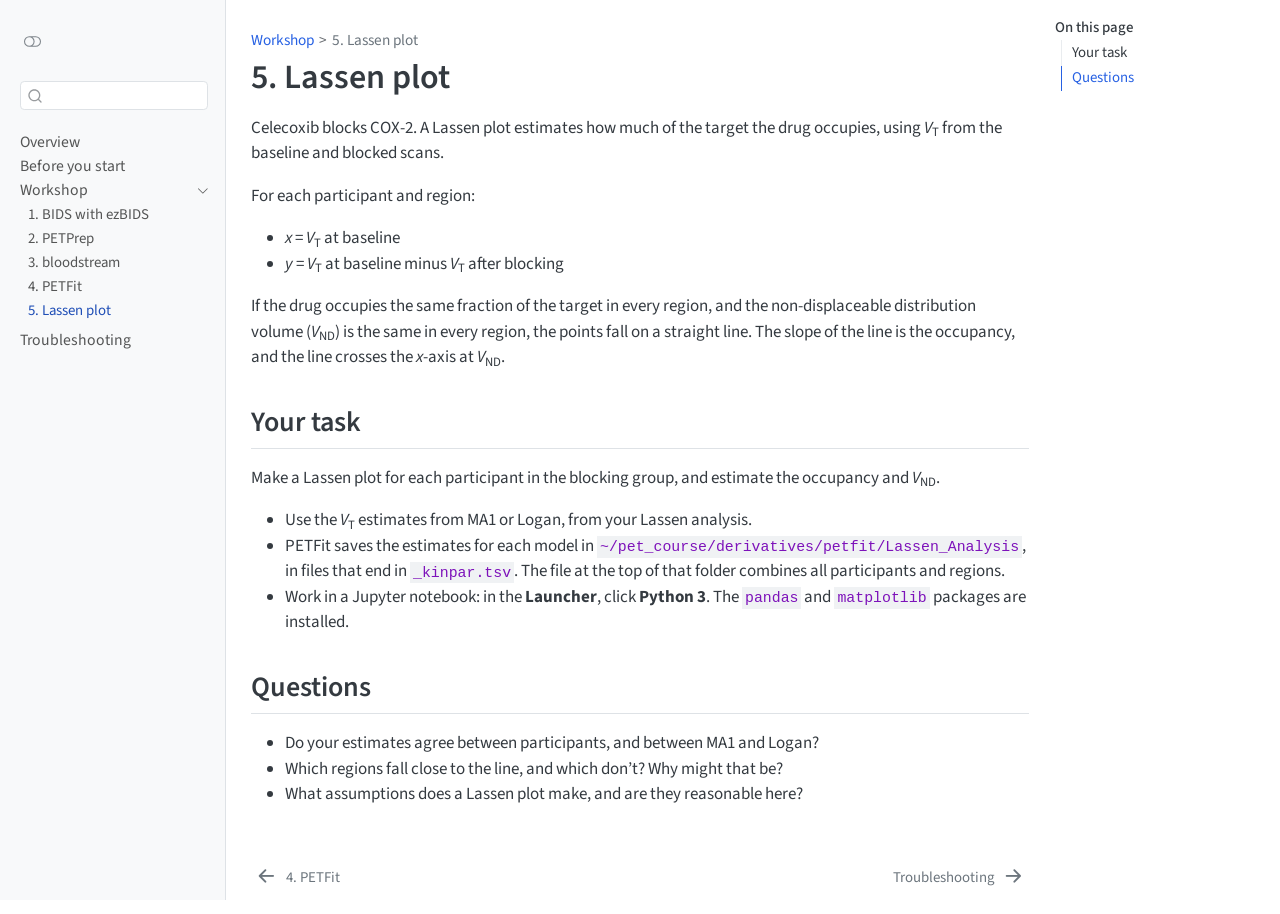
<file: docs/05-lassen.html>
<!DOCTYPE html>
<html xmlns="http://www.w3.org/1999/xhtml" lang="en" xml:lang="en"><head>

<meta charset="utf-8">
<meta name="generator" content="quarto-1.8.22">

<meta name="viewport" content="width=device-width, initial-scale=1.0, user-scalable=yes">


<title>5. Lassen plot – PET data analysis workshop</title>
<style>
code{white-space: pre-wrap;}
span.smallcaps{font-variant: small-caps;}
div.columns{display: flex; gap: min(4vw, 1.5em);}
div.column{flex: auto; overflow-x: auto;}
div.hanging-indent{margin-left: 1.5em; text-indent: -1.5em;}
ul.task-list{list-style: none;}
ul.task-list li input[type="checkbox"] {
  width: 0.8em;
  margin: 0 0.8em 0.2em -1em; /* quarto-specific, see https://github.com/quarto-dev/quarto-cli/issues/4556 */ 
  vertical-align: middle;
}
</style>


<script src="site_libs/quarto-nav/quarto-nav.js"></script>
<script src="site_libs/quarto-nav/headroom.min.js"></script>
<script src="site_libs/clipboard/clipboard.min.js"></script>
<script src="site_libs/quarto-search/autocomplete.umd.js"></script>
<script src="site_libs/quarto-search/fuse.min.js"></script>
<script src="site_libs/quarto-search/quarto-search.js"></script>
<meta name="quarto:offset" content="./">
<link href="./troubleshooting.html" rel="next">
<link href="./04-petfit.html" rel="prev">
<script src="site_libs/quarto-html/quarto.js" type="module"></script>
<script src="site_libs/quarto-html/tabsets/tabsets.js" type="module"></script>
<script src="site_libs/quarto-html/axe/axe-check.js" type="module"></script>
<script src="site_libs/quarto-html/popper.min.js"></script>
<script src="site_libs/quarto-html/tippy.umd.min.js"></script>
<script src="site_libs/quarto-html/anchor.min.js"></script>
<link href="site_libs/quarto-html/tippy.css" rel="stylesheet">
<link href="site_libs/quarto-html/quarto-syntax-highlighting-cd7454b418030687c631a6a7286fbe16.css" rel="stylesheet" class="quarto-color-scheme" id="quarto-text-highlighting-styles">
<link href="site_libs/quarto-html/quarto-syntax-highlighting-dark-fbf3368e9a39f98674df9137282eadca.css" rel="stylesheet" class="quarto-color-scheme quarto-color-alternate" id="quarto-text-highlighting-styles">
<link href="site_libs/quarto-html/quarto-syntax-highlighting-cd7454b418030687c631a6a7286fbe16.css" rel="stylesheet" class="quarto-color-scheme-extra" id="quarto-text-highlighting-styles">
<script src="site_libs/bootstrap/bootstrap.min.js"></script>
<link href="site_libs/bootstrap/bootstrap-icons.css" rel="stylesheet">
<link href="site_libs/bootstrap/bootstrap-1dff777cf163c50baf22591510baa299.min.css" rel="stylesheet" append-hash="true" class="quarto-color-scheme" id="quarto-bootstrap" data-mode="light">
<link href="site_libs/bootstrap/bootstrap-dark-a25004ff6f9bb34376268c84d08a2f1b.min.css" rel="stylesheet" append-hash="true" class="quarto-color-scheme quarto-color-alternate" id="quarto-bootstrap" data-mode="dark">
<link href="site_libs/bootstrap/bootstrap-1dff777cf163c50baf22591510baa299.min.css" rel="stylesheet" append-hash="true" class="quarto-color-scheme-extra" id="quarto-bootstrap" data-mode="light">
<script id="quarto-search-options" type="application/json">{
  "location": "sidebar",
  "copy-button": false,
  "collapse-after": 3,
  "panel-placement": "start",
  "type": "textbox",
  "limit": 50,
  "keyboard-shortcut": [
    "f",
    "/",
    "s"
  ],
  "show-item-context": false,
  "language": {
    "search-no-results-text": "No results",
    "search-matching-documents-text": "matching documents",
    "search-copy-link-title": "Copy link to search",
    "search-hide-matches-text": "Hide additional matches",
    "search-more-match-text": "more match in this document",
    "search-more-matches-text": "more matches in this document",
    "search-clear-button-title": "Clear",
    "search-text-placeholder": "",
    "search-detached-cancel-button-title": "Cancel",
    "search-submit-button-title": "Submit",
    "search-label": "Search"
  }
}</script>
<style>html{ scroll-behavior: smooth; }</style>


</head>

<body class="nav-sidebar docked quarto-light"><script id="quarto-html-before-body" type="application/javascript">
    const toggleBodyColorMode = (bsSheetEl) => {
      const mode = bsSheetEl.getAttribute("data-mode");
      const bodyEl = window.document.querySelector("body");
      if (mode === "dark") {
        bodyEl.classList.add("quarto-dark");
        bodyEl.classList.remove("quarto-light");
      } else {
        bodyEl.classList.add("quarto-light");
        bodyEl.classList.remove("quarto-dark");
      }
    }
    const toggleBodyColorPrimary = () => {
      const bsSheetEl = window.document.querySelector("link#quarto-bootstrap:not([rel=disabled-stylesheet])");
      if (bsSheetEl) {
        toggleBodyColorMode(bsSheetEl);
      }
    }
    const setColorSchemeToggle = (alternate) => {
      const toggles = window.document.querySelectorAll('.quarto-color-scheme-toggle');
      for (let i=0; i < toggles.length; i++) {
        const toggle = toggles[i];
        if (toggle) {
          if (alternate) {
            toggle.classList.add("alternate");
          } else {
            toggle.classList.remove("alternate");
          }
        }
      }
    };
    const toggleColorMode = (alternate) => {
      // Switch the stylesheets
      const primaryStylesheets = window.document.querySelectorAll('link.quarto-color-scheme:not(.quarto-color-alternate)');
      const alternateStylesheets = window.document.querySelectorAll('link.quarto-color-scheme.quarto-color-alternate');
      manageTransitions('#quarto-margin-sidebar .nav-link', false);
      if (alternate) {
        // note: dark is layered on light, we don't disable primary!
        enableStylesheet(alternateStylesheets);
        for (const sheetNode of alternateStylesheets) {
          if (sheetNode.id === "quarto-bootstrap") {
            toggleBodyColorMode(sheetNode);
          }
        }
      } else {
        disableStylesheet(alternateStylesheets);
        enableStylesheet(primaryStylesheets)
        toggleBodyColorPrimary();
      }
      manageTransitions('#quarto-margin-sidebar .nav-link', true);
      // Switch the toggles
      setColorSchemeToggle(alternate)
      // Hack to workaround the fact that safari doesn't
      // properly recolor the scrollbar when toggling (#1455)
      if (navigator.userAgent.indexOf('Safari') > 0 && navigator.userAgent.indexOf('Chrome') == -1) {
        manageTransitions("body", false);
        window.scrollTo(0, 1);
        setTimeout(() => {
          window.scrollTo(0, 0);
          manageTransitions("body", true);
        }, 40);
      }
    }
    const disableStylesheet = (stylesheets) => {
      for (let i=0; i < stylesheets.length; i++) {
        const stylesheet = stylesheets[i];
        stylesheet.rel = 'disabled-stylesheet';
      }
    }
    const enableStylesheet = (stylesheets) => {
      for (let i=0; i < stylesheets.length; i++) {
        const stylesheet = stylesheets[i];
        if(stylesheet.rel !== 'stylesheet') { // for Chrome, which will still FOUC without this check
          stylesheet.rel = 'stylesheet';
        }
      }
    }
    const manageTransitions = (selector, allowTransitions) => {
      const els = window.document.querySelectorAll(selector);
      for (let i=0; i < els.length; i++) {
        const el = els[i];
        if (allowTransitions) {
          el.classList.remove('notransition');
        } else {
          el.classList.add('notransition');
        }
      }
    }
    const isFileUrl = () => {
      return window.location.protocol === 'file:';
    }
    const hasAlternateSentinel = () => {
      let styleSentinel = getColorSchemeSentinel();
      if (styleSentinel !== null) {
        return styleSentinel === "alternate";
      } else {
        return false;
      }
    }
    const setStyleSentinel = (alternate) => {
      const value = alternate ? "alternate" : "default";
      if (!isFileUrl()) {
        window.localStorage.setItem("quarto-color-scheme", value);
      } else {
        localAlternateSentinel = value;
      }
    }
    const getColorSchemeSentinel = () => {
      if (!isFileUrl()) {
        const storageValue = window.localStorage.getItem("quarto-color-scheme");
        return storageValue != null ? storageValue : localAlternateSentinel;
      } else {
        return localAlternateSentinel;
      }
    }
    const toggleGiscusIfUsed = (isAlternate, darkModeDefault) => {
      const baseTheme = document.querySelector('#giscus-base-theme')?.value ?? 'light';
      const alternateTheme = document.querySelector('#giscus-alt-theme')?.value ?? 'dark';
      let newTheme = '';
      if(authorPrefersDark) {
        newTheme = isAlternate ? baseTheme : alternateTheme;
      } else {
        newTheme = isAlternate ? alternateTheme : baseTheme;
      }
      const changeGiscusTheme = () => {
        // From: https://github.com/giscus/giscus/issues/336
        const sendMessage = (message) => {
          const iframe = document.querySelector('iframe.giscus-frame');
          if (!iframe) return;
          iframe.contentWindow.postMessage({ giscus: message }, 'https://giscus.app');
        }
        sendMessage({
          setConfig: {
            theme: newTheme
          }
        });
      }
      const isGiscussLoaded = window.document.querySelector('iframe.giscus-frame') !== null;
      if (isGiscussLoaded) {
        changeGiscusTheme();
      }
    };
    const authorPrefersDark = false;
    const darkModeDefault = authorPrefersDark;
      document.querySelector('link#quarto-text-highlighting-styles.quarto-color-scheme-extra').rel = 'disabled-stylesheet';
      document.querySelector('link#quarto-bootstrap.quarto-color-scheme-extra').rel = 'disabled-stylesheet';
    let localAlternateSentinel = darkModeDefault ? 'alternate' : 'default';
    // Dark / light mode switch
    window.quartoToggleColorScheme = () => {
      // Read the current dark / light value
      let toAlternate = !hasAlternateSentinel();
      toggleColorMode(toAlternate);
      setStyleSentinel(toAlternate);
      toggleGiscusIfUsed(toAlternate, darkModeDefault);
      window.dispatchEvent(new Event('resize'));
    };
    // Switch to dark mode if need be
    if (hasAlternateSentinel()) {
      toggleColorMode(true);
    } else {
      toggleColorMode(false);
    }
  </script>

<div id="quarto-search-results"></div>
  <header id="quarto-header" class="headroom fixed-top">
  <nav class="quarto-secondary-nav">
    <div class="container-fluid d-flex">
      <button type="button" class="quarto-btn-toggle btn" data-bs-toggle="collapse" role="button" data-bs-target=".quarto-sidebar-collapse-item" aria-controls="quarto-sidebar" aria-expanded="false" aria-label="Toggle sidebar navigation" onclick="if (window.quartoToggleHeadroom) { window.quartoToggleHeadroom(); }">
        <i class="bi bi-layout-text-sidebar-reverse"></i>
      </button>
        <nav class="quarto-page-breadcrumbs" aria-label="breadcrumb"><ol class="breadcrumb"><li class="breadcrumb-item"><a href="./01-ezbids.html">Workshop</a></li><li class="breadcrumb-item"><a href="./05-lassen.html">5. Lassen plot</a></li></ol></nav>
        <a class="flex-grow-1" role="navigation" data-bs-toggle="collapse" data-bs-target=".quarto-sidebar-collapse-item" aria-controls="quarto-sidebar" aria-expanded="false" aria-label="Toggle sidebar navigation" onclick="if (window.quartoToggleHeadroom) { window.quartoToggleHeadroom(); }">      
        </a>
      <button type="button" class="btn quarto-search-button" aria-label="Search" onclick="window.quartoOpenSearch();">
        <i class="bi bi-search"></i>
      </button>
    </div>
  </nav>
</header>
<!-- content -->
<div id="quarto-content" class="quarto-container page-columns page-rows-contents page-layout-article">
<!-- sidebar -->
  <nav id="quarto-sidebar" class="sidebar collapse collapse-horizontal quarto-sidebar-collapse-item sidebar-navigation docked overflow-auto">
    <div class="pt-lg-2 mt-2 text-left sidebar-header">
      <a href="./index.html" class="sidebar-logo-link">
      </a>
      <div class="sidebar-tools-main">
  <a href="" class="quarto-color-scheme-toggle quarto-navigation-tool  px-1" onclick="window.quartoToggleColorScheme(); return false;" title="Toggle dark mode"><i class="bi"></i></a>
</div>
      </div>
        <div class="mt-2 flex-shrink-0 align-items-center">
        <div class="sidebar-search">
        <div id="quarto-search" class="" title="Search"></div>
        </div>
        </div>
    <div class="sidebar-menu-container"> 
    <ul class="list-unstyled mt-1">
        <li class="sidebar-item">
  <div class="sidebar-item-container"> 
  <a href="./index.html" class="sidebar-item-text sidebar-link">
 <span class="menu-text">Overview</span></a>
  </div>
</li>
        <li class="sidebar-item">
  <div class="sidebar-item-container"> 
  <a href="./setup.html" class="sidebar-item-text sidebar-link">
 <span class="menu-text">Before you start</span></a>
  </div>
</li>
        <li class="sidebar-item sidebar-item-section">
      <div class="sidebar-item-container"> 
            <a class="sidebar-item-text sidebar-link text-start" data-bs-toggle="collapse" data-bs-target="#quarto-sidebar-section-1" role="navigation" aria-expanded="true">
 <span class="menu-text">Workshop</span></a>
          <a class="sidebar-item-toggle text-start" data-bs-toggle="collapse" data-bs-target="#quarto-sidebar-section-1" role="navigation" aria-expanded="true" aria-label="Toggle section">
            <i class="bi bi-chevron-right ms-2"></i>
          </a> 
      </div>
      <ul id="quarto-sidebar-section-1" class="collapse list-unstyled sidebar-section depth1 show">  
          <li class="sidebar-item">
  <div class="sidebar-item-container"> 
  <a href="./01-ezbids.html" class="sidebar-item-text sidebar-link">
 <span class="menu-text">1. BIDS with ezBIDS</span></a>
  </div>
</li>
          <li class="sidebar-item">
  <div class="sidebar-item-container"> 
  <a href="./02-petprep.html" class="sidebar-item-text sidebar-link">
 <span class="menu-text">2. PETPrep</span></a>
  </div>
</li>
          <li class="sidebar-item">
  <div class="sidebar-item-container"> 
  <a href="./03-bloodstream.html" class="sidebar-item-text sidebar-link">
 <span class="menu-text">3. bloodstream</span></a>
  </div>
</li>
          <li class="sidebar-item">
  <div class="sidebar-item-container"> 
  <a href="./04-petfit.html" class="sidebar-item-text sidebar-link">
 <span class="menu-text">4. PETFit</span></a>
  </div>
</li>
          <li class="sidebar-item">
  <div class="sidebar-item-container"> 
  <a href="./05-lassen.html" class="sidebar-item-text sidebar-link active">
 <span class="menu-text">5. Lassen plot</span></a>
  </div>
</li>
      </ul>
  </li>
        <li class="sidebar-item">
  <div class="sidebar-item-container"> 
  <a href="./troubleshooting.html" class="sidebar-item-text sidebar-link">
 <span class="menu-text">Troubleshooting</span></a>
  </div>
</li>
    </ul>
    </div>
</nav>
<div id="quarto-sidebar-glass" class="quarto-sidebar-collapse-item" data-bs-toggle="collapse" data-bs-target=".quarto-sidebar-collapse-item"></div>
<!-- margin-sidebar -->
    <div id="quarto-margin-sidebar" class="sidebar margin-sidebar">
        <nav id="TOC" role="doc-toc" class="toc-active">
    <h2 id="toc-title">On this page</h2>
   
  <ul>
  <li><a href="#your-task" id="toc-your-task" class="nav-link active" data-scroll-target="#your-task">Your task</a></li>
  <li><a href="#questions" id="toc-questions" class="nav-link" data-scroll-target="#questions">Questions</a></li>
  </ul>
</nav>
    </div>
<!-- main -->
<main class="content" id="quarto-document-content">


<header id="title-block-header" class="quarto-title-block default"><nav class="quarto-page-breadcrumbs quarto-title-breadcrumbs d-none d-lg-block" aria-label="breadcrumb"><ol class="breadcrumb"><li class="breadcrumb-item"><a href="./01-ezbids.html">Workshop</a></li><li class="breadcrumb-item"><a href="./05-lassen.html">5. Lassen plot</a></li></ol></nav>
<div class="quarto-title">
<h1 class="title">5. Lassen plot</h1>
</div>



<div class="quarto-title-meta">

    
  
    
  </div>
  


</header>


<p>Celecoxib blocks COX-2. A Lassen plot estimates how much of the target the drug occupies, using <em>V</em><sub>T</sub> from the baseline and blocked scans.</p>
<p>For each participant and region:</p>
<ul>
<li><em>x</em> = <em>V</em><sub>T</sub> at baseline</li>
<li><em>y</em> = <em>V</em><sub>T</sub> at baseline minus <em>V</em><sub>T</sub> after blocking</li>
</ul>
<p>If the drug occupies the same fraction of the target in every region, and the non-displaceable distribution volume (<em>V</em><sub>ND</sub>) is the same in every region, the points fall on a straight line. The slope of the line is the occupancy, and the line crosses the <em>x</em>-axis at <em>V</em><sub>ND</sub>.</p>
<section id="your-task" class="level2">
<h2 class="anchored" data-anchor-id="your-task">Your task</h2>
<p>Make a Lassen plot for each participant in the blocking group, and estimate the occupancy and <em>V</em><sub>ND</sub>.</p>
<ul>
<li>Use the <em>V</em><sub>T</sub> estimates from MA1 or Logan, from your Lassen analysis.</li>
<li>PETFit saves the estimates for each model in <code>~/pet_course/derivatives/petfit/Lassen_Analysis</code>, in files that end in <code>_kinpar.tsv</code>. The file at the top of that folder combines all participants and regions.</li>
<li>Work in a Jupyter notebook: in the <strong>Launcher</strong>, click <strong>Python 3</strong>. The <code>pandas</code> and <code>matplotlib</code> packages are installed.</li>
</ul>
</section>
<section id="questions" class="level2">
<h2 class="anchored" data-anchor-id="questions">Questions</h2>
<ul>
<li>Do your estimates agree between participants, and between MA1 and Logan?</li>
<li>Which regions fall close to the line, and which don’t? Why might that be?</li>
<li>What assumptions does a Lassen plot make, and are they reasonable here?</li>
</ul>


</section>

</main> <!-- /main -->
<script id="quarto-html-after-body" type="application/javascript">
  window.document.addEventListener("DOMContentLoaded", function (event) {
    // Ensure there is a toggle, if there isn't float one in the top right
    if (window.document.querySelector('.quarto-color-scheme-toggle') === null) {
      const a = window.document.createElement('a');
      a.classList.add('top-right');
      a.classList.add('quarto-color-scheme-toggle');
      a.href = "";
      a.onclick = function() { try { window.quartoToggleColorScheme(); } catch {} return false; };
      const i = window.document.createElement("i");
      i.classList.add('bi');
      a.appendChild(i);
      window.document.body.appendChild(a);
    }
    setColorSchemeToggle(hasAlternateSentinel())
    const icon = "";
    const anchorJS = new window.AnchorJS();
    anchorJS.options = {
      placement: 'right',
      icon: icon
    };
    anchorJS.add('.anchored');
    const isCodeAnnotation = (el) => {
      for (const clz of el.classList) {
        if (clz.startsWith('code-annotation-')) {                     
          return true;
        }
      }
      return false;
    }
    const onCopySuccess = function(e) {
      // button target
      const button = e.trigger;
      // don't keep focus
      button.blur();
      // flash "checked"
      button.classList.add('code-copy-button-checked');
      var currentTitle = button.getAttribute("title");
      button.setAttribute("title", "Copied!");
      let tooltip;
      if (window.bootstrap) {
        button.setAttribute("data-bs-toggle", "tooltip");
        button.setAttribute("data-bs-placement", "left");
        button.setAttribute("data-bs-title", "Copied!");
        tooltip = new bootstrap.Tooltip(button, 
          { trigger: "manual", 
            customClass: "code-copy-button-tooltip",
            offset: [0, -8]});
        tooltip.show();    
      }
      setTimeout(function() {
        if (tooltip) {
          tooltip.hide();
          button.removeAttribute("data-bs-title");
          button.removeAttribute("data-bs-toggle");
          button.removeAttribute("data-bs-placement");
        }
        button.setAttribute("title", currentTitle);
        button.classList.remove('code-copy-button-checked');
      }, 1000);
      // clear code selection
      e.clearSelection();
    }
    const getTextToCopy = function(trigger) {
        const codeEl = trigger.previousElementSibling.cloneNode(true);
        for (const childEl of codeEl.children) {
          if (isCodeAnnotation(childEl)) {
            childEl.remove();
          }
        }
        return codeEl.innerText;
    }
    const clipboard = new window.ClipboardJS('.code-copy-button:not([data-in-quarto-modal])', {
      text: getTextToCopy
    });
    clipboard.on('success', onCopySuccess);
    if (window.document.getElementById('quarto-embedded-source-code-modal')) {
      const clipboardModal = new window.ClipboardJS('.code-copy-button[data-in-quarto-modal]', {
        text: getTextToCopy,
        container: window.document.getElementById('quarto-embedded-source-code-modal')
      });
      clipboardModal.on('success', onCopySuccess);
    }
      var localhostRegex = new RegExp(/^(?:http|https):\/\/localhost\:?[0-9]*\//);
      var mailtoRegex = new RegExp(/^mailto:/);
        var filterRegex = new RegExp('/' + window.location.host + '/');
      var isInternal = (href) => {
          return filterRegex.test(href) || localhostRegex.test(href) || mailtoRegex.test(href);
      }
      // Inspect non-navigation links and adorn them if external
     var links = window.document.querySelectorAll('a[href]:not(.nav-link):not(.navbar-brand):not(.toc-action):not(.sidebar-link):not(.sidebar-item-toggle):not(.pagination-link):not(.no-external):not([aria-hidden]):not(.dropdown-item):not(.quarto-navigation-tool):not(.about-link)');
      for (var i=0; i<links.length; i++) {
        const link = links[i];
        if (!isInternal(link.href)) {
          // undo the damage that might have been done by quarto-nav.js in the case of
          // links that we want to consider external
          if (link.dataset.originalHref !== undefined) {
            link.href = link.dataset.originalHref;
          }
        }
      }
    function tippyHover(el, contentFn, onTriggerFn, onUntriggerFn) {
      const config = {
        allowHTML: true,
        maxWidth: 500,
        delay: 100,
        arrow: false,
        appendTo: function(el) {
            return el.parentElement;
        },
        interactive: true,
        interactiveBorder: 10,
        theme: 'quarto',
        placement: 'bottom-start',
      };
      if (contentFn) {
        config.content = contentFn;
      }
      if (onTriggerFn) {
        config.onTrigger = onTriggerFn;
      }
      if (onUntriggerFn) {
        config.onUntrigger = onUntriggerFn;
      }
      window.tippy(el, config); 
    }
    const noterefs = window.document.querySelectorAll('a[role="doc-noteref"]');
    for (var i=0; i<noterefs.length; i++) {
      const ref = noterefs[i];
      tippyHover(ref, function() {
        // use id or data attribute instead here
        let href = ref.getAttribute('data-footnote-href') || ref.getAttribute('href');
        try { href = new URL(href).hash; } catch {}
        const id = href.replace(/^#\/?/, "");
        const note = window.document.getElementById(id);
        if (note) {
          return note.innerHTML;
        } else {
          return "";
        }
      });
    }
    const xrefs = window.document.querySelectorAll('a.quarto-xref');
    const processXRef = (id, note) => {
      // Strip column container classes
      const stripColumnClz = (el) => {
        el.classList.remove("page-full", "page-columns");
        if (el.children) {
          for (const child of el.children) {
            stripColumnClz(child);
          }
        }
      }
      stripColumnClz(note)
      if (id === null || id.startsWith('sec-')) {
        // Special case sections, only their first couple elements
        const container = document.createElement("div");
        if (note.children && note.children.length > 2) {
          container.appendChild(note.children[0].cloneNode(true));
          for (let i = 1; i < note.children.length; i++) {
            const child = note.children[i];
            if (child.tagName === "P" && child.innerText === "") {
              continue;
            } else {
              container.appendChild(child.cloneNode(true));
              break;
            }
          }
          if (window.Quarto?.typesetMath) {
            window.Quarto.typesetMath(container);
          }
          return container.innerHTML
        } else {
          if (window.Quarto?.typesetMath) {
            window.Quarto.typesetMath(note);
          }
          return note.innerHTML;
        }
      } else {
        // Remove any anchor links if they are present
        const anchorLink = note.querySelector('a.anchorjs-link');
        if (anchorLink) {
          anchorLink.remove();
        }
        if (window.Quarto?.typesetMath) {
          window.Quarto.typesetMath(note);
        }
        if (note.classList.contains("callout")) {
          return note.outerHTML;
        } else {
          return note.innerHTML;
        }
      }
    }
    for (var i=0; i<xrefs.length; i++) {
      const xref = xrefs[i];
      tippyHover(xref, undefined, function(instance) {
        instance.disable();
        let url = xref.getAttribute('href');
        let hash = undefined; 
        if (url.startsWith('#')) {
          hash = url;
        } else {
          try { hash = new URL(url).hash; } catch {}
        }
        if (hash) {
          const id = hash.replace(/^#\/?/, "");
          const note = window.document.getElementById(id);
          if (note !== null) {
            try {
              const html = processXRef(id, note.cloneNode(true));
              instance.setContent(html);
            } finally {
              instance.enable();
              instance.show();
            }
          } else {
            // See if we can fetch this
            fetch(url.split('#')[0])
            .then(res => res.text())
            .then(html => {
              const parser = new DOMParser();
              const htmlDoc = parser.parseFromString(html, "text/html");
              const note = htmlDoc.getElementById(id);
              if (note !== null) {
                const html = processXRef(id, note);
                instance.setContent(html);
              } 
            }).finally(() => {
              instance.enable();
              instance.show();
            });
          }
        } else {
          // See if we can fetch a full url (with no hash to target)
          // This is a special case and we should probably do some content thinning / targeting
          fetch(url)
          .then(res => res.text())
          .then(html => {
            const parser = new DOMParser();
            const htmlDoc = parser.parseFromString(html, "text/html");
            const note = htmlDoc.querySelector('main.content');
            if (note !== null) {
              // This should only happen for chapter cross references
              // (since there is no id in the URL)
              // remove the first header
              if (note.children.length > 0 && note.children[0].tagName === "HEADER") {
                note.children[0].remove();
              }
              const html = processXRef(null, note);
              instance.setContent(html);
            } 
          }).finally(() => {
            instance.enable();
            instance.show();
          });
        }
      }, function(instance) {
      });
    }
        let selectedAnnoteEl;
        const selectorForAnnotation = ( cell, annotation) => {
          let cellAttr = 'data-code-cell="' + cell + '"';
          let lineAttr = 'data-code-annotation="' +  annotation + '"';
          const selector = 'span[' + cellAttr + '][' + lineAttr + ']';
          return selector;
        }
        const selectCodeLines = (annoteEl) => {
          const doc = window.document;
          const targetCell = annoteEl.getAttribute("data-target-cell");
          const targetAnnotation = annoteEl.getAttribute("data-target-annotation");
          const annoteSpan = window.document.querySelector(selectorForAnnotation(targetCell, targetAnnotation));
          const lines = annoteSpan.getAttribute("data-code-lines").split(",");
          const lineIds = lines.map((line) => {
            return targetCell + "-" + line;
          })
          let top = null;
          let height = null;
          let parent = null;
          if (lineIds.length > 0) {
              //compute the position of the single el (top and bottom and make a div)
              const el = window.document.getElementById(lineIds[0]);
              top = el.offsetTop;
              height = el.offsetHeight;
              parent = el.parentElement.parentElement;
            if (lineIds.length > 1) {
              const lastEl = window.document.getElementById(lineIds[lineIds.length - 1]);
              const bottom = lastEl.offsetTop + lastEl.offsetHeight;
              height = bottom - top;
            }
            if (top !== null && height !== null && parent !== null) {
              // cook up a div (if necessary) and position it 
              let div = window.document.getElementById("code-annotation-line-highlight");
              if (div === null) {
                div = window.document.createElement("div");
                div.setAttribute("id", "code-annotation-line-highlight");
                div.style.position = 'absolute';
                parent.appendChild(div);
              }
              div.style.top = top - 2 + "px";
              div.style.height = height + 4 + "px";
              div.style.left = 0;
              let gutterDiv = window.document.getElementById("code-annotation-line-highlight-gutter");
              if (gutterDiv === null) {
                gutterDiv = window.document.createElement("div");
                gutterDiv.setAttribute("id", "code-annotation-line-highlight-gutter");
                gutterDiv.style.position = 'absolute';
                const codeCell = window.document.getElementById(targetCell);
                const gutter = codeCell.querySelector('.code-annotation-gutter');
                gutter.appendChild(gutterDiv);
              }
              gutterDiv.style.top = top - 2 + "px";
              gutterDiv.style.height = height + 4 + "px";
            }
            selectedAnnoteEl = annoteEl;
          }
        };
        const unselectCodeLines = () => {
          const elementsIds = ["code-annotation-line-highlight", "code-annotation-line-highlight-gutter"];
          elementsIds.forEach((elId) => {
            const div = window.document.getElementById(elId);
            if (div) {
              div.remove();
            }
          });
          selectedAnnoteEl = undefined;
        };
          // Handle positioning of the toggle
      window.addEventListener(
        "resize",
        throttle(() => {
          elRect = undefined;
          if (selectedAnnoteEl) {
            selectCodeLines(selectedAnnoteEl);
          }
        }, 10)
      );
      function throttle(fn, ms) {
      let throttle = false;
      let timer;
        return (...args) => {
          if(!throttle) { // first call gets through
              fn.apply(this, args);
              throttle = true;
          } else { // all the others get throttled
              if(timer) clearTimeout(timer); // cancel #2
              timer = setTimeout(() => {
                fn.apply(this, args);
                timer = throttle = false;
              }, ms);
          }
        };
      }
        // Attach click handler to the DT
        const annoteDls = window.document.querySelectorAll('dt[data-target-cell]');
        for (const annoteDlNode of annoteDls) {
          annoteDlNode.addEventListener('click', (event) => {
            const clickedEl = event.target;
            if (clickedEl !== selectedAnnoteEl) {
              unselectCodeLines();
              const activeEl = window.document.querySelector('dt[data-target-cell].code-annotation-active');
              if (activeEl) {
                activeEl.classList.remove('code-annotation-active');
              }
              selectCodeLines(clickedEl);
              clickedEl.classList.add('code-annotation-active');
            } else {
              // Unselect the line
              unselectCodeLines();
              clickedEl.classList.remove('code-annotation-active');
            }
          });
        }
    const findCites = (el) => {
      const parentEl = el.parentElement;
      if (parentEl) {
        const cites = parentEl.dataset.cites;
        if (cites) {
          return {
            el,
            cites: cites.split(' ')
          };
        } else {
          return findCites(el.parentElement)
        }
      } else {
        return undefined;
      }
    };
    var bibliorefs = window.document.querySelectorAll('a[role="doc-biblioref"]');
    for (var i=0; i<bibliorefs.length; i++) {
      const ref = bibliorefs[i];
      const citeInfo = findCites(ref);
      if (citeInfo) {
        tippyHover(citeInfo.el, function() {
          var popup = window.document.createElement('div');
          citeInfo.cites.forEach(function(cite) {
            var citeDiv = window.document.createElement('div');
            citeDiv.classList.add('hanging-indent');
            citeDiv.classList.add('csl-entry');
            var biblioDiv = window.document.getElementById('ref-' + cite);
            if (biblioDiv) {
              citeDiv.innerHTML = biblioDiv.innerHTML;
            }
            popup.appendChild(citeDiv);
          });
          return popup.innerHTML;
        });
      }
    }
  });
  </script>
<nav class="page-navigation">
  <div class="nav-page nav-page-previous">
      <a href="./04-petfit.html" class="pagination-link" aria-label="4. PETFit">
        <i class="bi bi-arrow-left-short"></i> <span class="nav-page-text">4. PETFit</span>
      </a>          
  </div>
  <div class="nav-page nav-page-next">
      <a href="./troubleshooting.html" class="pagination-link" aria-label="Troubleshooting">
        <span class="nav-page-text">Troubleshooting</span> <i class="bi bi-arrow-right-short"></i>
      </a>
  </div>
</nav>
</div> <!-- /content -->




<script src="site_libs/quarto-html/zenscroll-min.js"></script>
</body></html>
</file>
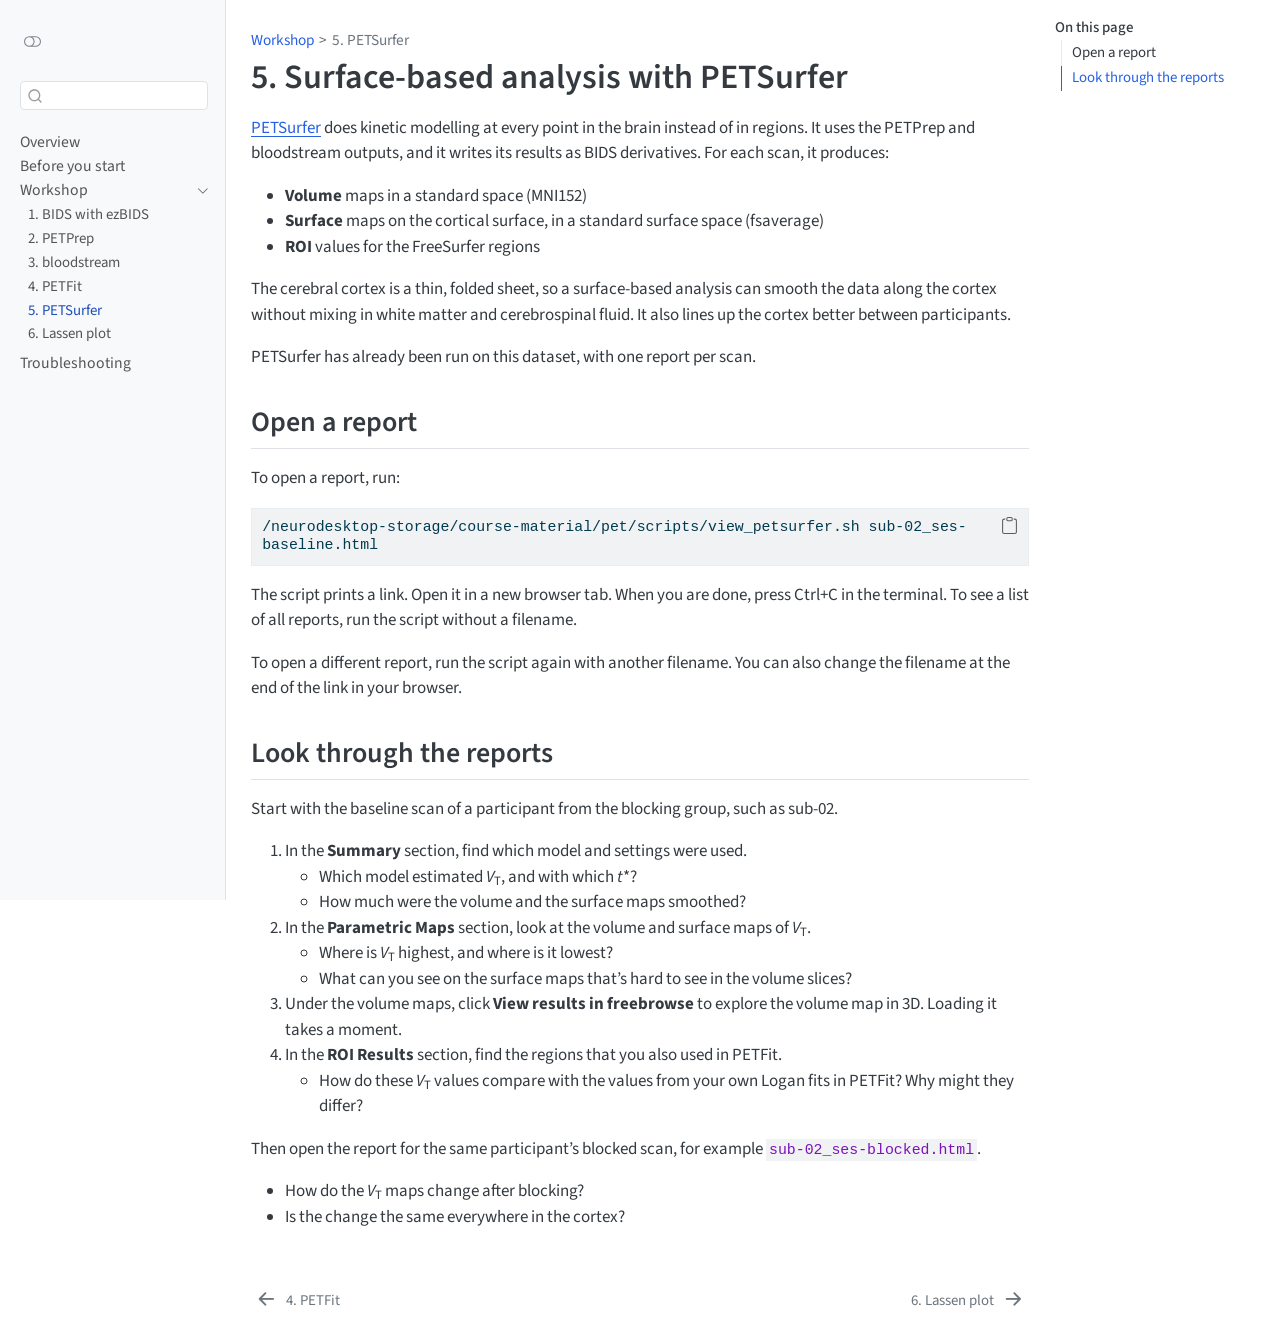
<file: docs/05-petsurfer.html>
<!DOCTYPE html>
<html xmlns="http://www.w3.org/1999/xhtml" lang="en" xml:lang="en"><head>

<meta charset="utf-8">
<meta name="generator" content="quarto-1.8.22">

<meta name="viewport" content="width=device-width, initial-scale=1.0, user-scalable=yes">


<title>5. Surface-based analysis with PETSurfer – PET data analysis workshop</title>
<style>
code{white-space: pre-wrap;}
span.smallcaps{font-variant: small-caps;}
div.columns{display: flex; gap: min(4vw, 1.5em);}
div.column{flex: auto; overflow-x: auto;}
div.hanging-indent{margin-left: 1.5em; text-indent: -1.5em;}
ul.task-list{list-style: none;}
ul.task-list li input[type="checkbox"] {
  width: 0.8em;
  margin: 0 0.8em 0.2em -1em; /* quarto-specific, see https://github.com/quarto-dev/quarto-cli/issues/4556 */ 
  vertical-align: middle;
}
/* CSS for syntax highlighting */
html { -webkit-text-size-adjust: 100%; }
pre > code.sourceCode { white-space: pre; position: relative; }
pre > code.sourceCode > span { display: inline-block; line-height: 1.25; }
pre > code.sourceCode > span:empty { height: 1.2em; }
.sourceCode { overflow: visible; }
code.sourceCode > span { color: inherit; text-decoration: inherit; }
div.sourceCode { margin: 1em 0; }
pre.sourceCode { margin: 0; }
@media screen {
div.sourceCode { overflow: auto; }
}
@media print {
pre > code.sourceCode { white-space: pre-wrap; }
pre > code.sourceCode > span { text-indent: -5em; padding-left: 5em; }
}
pre.numberSource code
  { counter-reset: source-line 0; }
pre.numberSource code > span
  { position: relative; left: -4em; counter-increment: source-line; }
pre.numberSource code > span > a:first-child::before
  { content: counter(source-line);
    position: relative; left: -1em; text-align: right; vertical-align: baseline;
    border: none; display: inline-block;
    -webkit-touch-callout: none; -webkit-user-select: none;
    -khtml-user-select: none; -moz-user-select: none;
    -ms-user-select: none; user-select: none;
    padding: 0 4px; width: 4em;
  }
pre.numberSource { margin-left: 3em;  padding-left: 4px; }
div.sourceCode
  {   }
@media screen {
pre > code.sourceCode > span > a:first-child::before { text-decoration: underline; }
}
</style>


<script src="site_libs/quarto-nav/quarto-nav.js"></script>
<script src="site_libs/quarto-nav/headroom.min.js"></script>
<script src="site_libs/clipboard/clipboard.min.js"></script>
<script src="site_libs/quarto-search/autocomplete.umd.js"></script>
<script src="site_libs/quarto-search/fuse.min.js"></script>
<script src="site_libs/quarto-search/quarto-search.js"></script>
<meta name="quarto:offset" content="./">
<link href="./06-lassen.html" rel="next">
<link href="./04-petfit.html" rel="prev">
<script src="site_libs/quarto-html/quarto.js" type="module"></script>
<script src="site_libs/quarto-html/tabsets/tabsets.js" type="module"></script>
<script src="site_libs/quarto-html/axe/axe-check.js" type="module"></script>
<script src="site_libs/quarto-html/popper.min.js"></script>
<script src="site_libs/quarto-html/tippy.umd.min.js"></script>
<script src="site_libs/quarto-html/anchor.min.js"></script>
<link href="site_libs/quarto-html/tippy.css" rel="stylesheet">
<link href="site_libs/quarto-html/quarto-syntax-highlighting-cd7454b418030687c631a6a7286fbe16.css" rel="stylesheet" class="quarto-color-scheme" id="quarto-text-highlighting-styles">
<link href="site_libs/quarto-html/quarto-syntax-highlighting-dark-fbf3368e9a39f98674df9137282eadca.css" rel="stylesheet" class="quarto-color-scheme quarto-color-alternate" id="quarto-text-highlighting-styles">
<link href="site_libs/quarto-html/quarto-syntax-highlighting-cd7454b418030687c631a6a7286fbe16.css" rel="stylesheet" class="quarto-color-scheme-extra" id="quarto-text-highlighting-styles">
<script src="site_libs/bootstrap/bootstrap.min.js"></script>
<link href="site_libs/bootstrap/bootstrap-icons.css" rel="stylesheet">
<link href="site_libs/bootstrap/bootstrap-1dff777cf163c50baf22591510baa299.min.css" rel="stylesheet" append-hash="true" class="quarto-color-scheme" id="quarto-bootstrap" data-mode="light">
<link href="site_libs/bootstrap/bootstrap-dark-a25004ff6f9bb34376268c84d08a2f1b.min.css" rel="stylesheet" append-hash="true" class="quarto-color-scheme quarto-color-alternate" id="quarto-bootstrap" data-mode="dark">
<link href="site_libs/bootstrap/bootstrap-1dff777cf163c50baf22591510baa299.min.css" rel="stylesheet" append-hash="true" class="quarto-color-scheme-extra" id="quarto-bootstrap" data-mode="light">
<script id="quarto-search-options" type="application/json">{
  "location": "sidebar",
  "copy-button": false,
  "collapse-after": 3,
  "panel-placement": "start",
  "type": "textbox",
  "limit": 50,
  "keyboard-shortcut": [
    "f",
    "/",
    "s"
  ],
  "show-item-context": false,
  "language": {
    "search-no-results-text": "No results",
    "search-matching-documents-text": "matching documents",
    "search-copy-link-title": "Copy link to search",
    "search-hide-matches-text": "Hide additional matches",
    "search-more-match-text": "more match in this document",
    "search-more-matches-text": "more matches in this document",
    "search-clear-button-title": "Clear",
    "search-text-placeholder": "",
    "search-detached-cancel-button-title": "Cancel",
    "search-submit-button-title": "Submit",
    "search-label": "Search"
  }
}</script>
<style>html{ scroll-behavior: smooth; }</style>


</head>

<body class="nav-sidebar docked quarto-light"><script id="quarto-html-before-body" type="application/javascript">
    const toggleBodyColorMode = (bsSheetEl) => {
      const mode = bsSheetEl.getAttribute("data-mode");
      const bodyEl = window.document.querySelector("body");
      if (mode === "dark") {
        bodyEl.classList.add("quarto-dark");
        bodyEl.classList.remove("quarto-light");
      } else {
        bodyEl.classList.add("quarto-light");
        bodyEl.classList.remove("quarto-dark");
      }
    }
    const toggleBodyColorPrimary = () => {
      const bsSheetEl = window.document.querySelector("link#quarto-bootstrap:not([rel=disabled-stylesheet])");
      if (bsSheetEl) {
        toggleBodyColorMode(bsSheetEl);
      }
    }
    const setColorSchemeToggle = (alternate) => {
      const toggles = window.document.querySelectorAll('.quarto-color-scheme-toggle');
      for (let i=0; i < toggles.length; i++) {
        const toggle = toggles[i];
        if (toggle) {
          if (alternate) {
            toggle.classList.add("alternate");
          } else {
            toggle.classList.remove("alternate");
          }
        }
      }
    };
    const toggleColorMode = (alternate) => {
      // Switch the stylesheets
      const primaryStylesheets = window.document.querySelectorAll('link.quarto-color-scheme:not(.quarto-color-alternate)');
      const alternateStylesheets = window.document.querySelectorAll('link.quarto-color-scheme.quarto-color-alternate');
      manageTransitions('#quarto-margin-sidebar .nav-link', false);
      if (alternate) {
        // note: dark is layered on light, we don't disable primary!
        enableStylesheet(alternateStylesheets);
        for (const sheetNode of alternateStylesheets) {
          if (sheetNode.id === "quarto-bootstrap") {
            toggleBodyColorMode(sheetNode);
          }
        }
      } else {
        disableStylesheet(alternateStylesheets);
        enableStylesheet(primaryStylesheets)
        toggleBodyColorPrimary();
      }
      manageTransitions('#quarto-margin-sidebar .nav-link', true);
      // Switch the toggles
      setColorSchemeToggle(alternate)
      // Hack to workaround the fact that safari doesn't
      // properly recolor the scrollbar when toggling (#1455)
      if (navigator.userAgent.indexOf('Safari') > 0 && navigator.userAgent.indexOf('Chrome') == -1) {
        manageTransitions("body", false);
        window.scrollTo(0, 1);
        setTimeout(() => {
          window.scrollTo(0, 0);
          manageTransitions("body", true);
        }, 40);
      }
    }
    const disableStylesheet = (stylesheets) => {
      for (let i=0; i < stylesheets.length; i++) {
        const stylesheet = stylesheets[i];
        stylesheet.rel = 'disabled-stylesheet';
      }
    }
    const enableStylesheet = (stylesheets) => {
      for (let i=0; i < stylesheets.length; i++) {
        const stylesheet = stylesheets[i];
        if(stylesheet.rel !== 'stylesheet') { // for Chrome, which will still FOUC without this check
          stylesheet.rel = 'stylesheet';
        }
      }
    }
    const manageTransitions = (selector, allowTransitions) => {
      const els = window.document.querySelectorAll(selector);
      for (let i=0; i < els.length; i++) {
        const el = els[i];
        if (allowTransitions) {
          el.classList.remove('notransition');
        } else {
          el.classList.add('notransition');
        }
      }
    }
    const isFileUrl = () => {
      return window.location.protocol === 'file:';
    }
    const hasAlternateSentinel = () => {
      let styleSentinel = getColorSchemeSentinel();
      if (styleSentinel !== null) {
        return styleSentinel === "alternate";
      } else {
        return false;
      }
    }
    const setStyleSentinel = (alternate) => {
      const value = alternate ? "alternate" : "default";
      if (!isFileUrl()) {
        window.localStorage.setItem("quarto-color-scheme", value);
      } else {
        localAlternateSentinel = value;
      }
    }
    const getColorSchemeSentinel = () => {
      if (!isFileUrl()) {
        const storageValue = window.localStorage.getItem("quarto-color-scheme");
        return storageValue != null ? storageValue : localAlternateSentinel;
      } else {
        return localAlternateSentinel;
      }
    }
    const toggleGiscusIfUsed = (isAlternate, darkModeDefault) => {
      const baseTheme = document.querySelector('#giscus-base-theme')?.value ?? 'light';
      const alternateTheme = document.querySelector('#giscus-alt-theme')?.value ?? 'dark';
      let newTheme = '';
      if(authorPrefersDark) {
        newTheme = isAlternate ? baseTheme : alternateTheme;
      } else {
        newTheme = isAlternate ? alternateTheme : baseTheme;
      }
      const changeGiscusTheme = () => {
        // From: https://github.com/giscus/giscus/issues/336
        const sendMessage = (message) => {
          const iframe = document.querySelector('iframe.giscus-frame');
          if (!iframe) return;
          iframe.contentWindow.postMessage({ giscus: message }, 'https://giscus.app');
        }
        sendMessage({
          setConfig: {
            theme: newTheme
          }
        });
      }
      const isGiscussLoaded = window.document.querySelector('iframe.giscus-frame') !== null;
      if (isGiscussLoaded) {
        changeGiscusTheme();
      }
    };
    const authorPrefersDark = false;
    const darkModeDefault = authorPrefersDark;
      document.querySelector('link#quarto-text-highlighting-styles.quarto-color-scheme-extra').rel = 'disabled-stylesheet';
      document.querySelector('link#quarto-bootstrap.quarto-color-scheme-extra').rel = 'disabled-stylesheet';
    let localAlternateSentinel = darkModeDefault ? 'alternate' : 'default';
    // Dark / light mode switch
    window.quartoToggleColorScheme = () => {
      // Read the current dark / light value
      let toAlternate = !hasAlternateSentinel();
      toggleColorMode(toAlternate);
      setStyleSentinel(toAlternate);
      toggleGiscusIfUsed(toAlternate, darkModeDefault);
      window.dispatchEvent(new Event('resize'));
    };
    // Switch to dark mode if need be
    if (hasAlternateSentinel()) {
      toggleColorMode(true);
    } else {
      toggleColorMode(false);
    }
  </script>

<div id="quarto-search-results"></div>
  <header id="quarto-header" class="headroom fixed-top">
  <nav class="quarto-secondary-nav">
    <div class="container-fluid d-flex">
      <button type="button" class="quarto-btn-toggle btn" data-bs-toggle="collapse" role="button" data-bs-target=".quarto-sidebar-collapse-item" aria-controls="quarto-sidebar" aria-expanded="false" aria-label="Toggle sidebar navigation" onclick="if (window.quartoToggleHeadroom) { window.quartoToggleHeadroom(); }">
        <i class="bi bi-layout-text-sidebar-reverse"></i>
      </button>
        <nav class="quarto-page-breadcrumbs" aria-label="breadcrumb"><ol class="breadcrumb"><li class="breadcrumb-item"><a href="./01-ezbids.html">Workshop</a></li><li class="breadcrumb-item"><a href="./05-petsurfer.html">5. PETSurfer</a></li></ol></nav>
        <a class="flex-grow-1" role="navigation" data-bs-toggle="collapse" data-bs-target=".quarto-sidebar-collapse-item" aria-controls="quarto-sidebar" aria-expanded="false" aria-label="Toggle sidebar navigation" onclick="if (window.quartoToggleHeadroom) { window.quartoToggleHeadroom(); }">      
        </a>
      <button type="button" class="btn quarto-search-button" aria-label="Search" onclick="window.quartoOpenSearch();">
        <i class="bi bi-search"></i>
      </button>
    </div>
  </nav>
</header>
<!-- content -->
<div id="quarto-content" class="quarto-container page-columns page-rows-contents page-layout-article">
<!-- sidebar -->
  <nav id="quarto-sidebar" class="sidebar collapse collapse-horizontal quarto-sidebar-collapse-item sidebar-navigation docked overflow-auto">
    <div class="pt-lg-2 mt-2 text-left sidebar-header">
      <a href="./index.html" class="sidebar-logo-link">
      </a>
      <div class="sidebar-tools-main">
  <a href="" class="quarto-color-scheme-toggle quarto-navigation-tool  px-1" onclick="window.quartoToggleColorScheme(); return false;" title="Toggle dark mode"><i class="bi"></i></a>
</div>
      </div>
        <div class="mt-2 flex-shrink-0 align-items-center">
        <div class="sidebar-search">
        <div id="quarto-search" class="" title="Search"></div>
        </div>
        </div>
    <div class="sidebar-menu-container"> 
    <ul class="list-unstyled mt-1">
        <li class="sidebar-item">
  <div class="sidebar-item-container"> 
  <a href="./index.html" class="sidebar-item-text sidebar-link">
 <span class="menu-text">Overview</span></a>
  </div>
</li>
        <li class="sidebar-item">
  <div class="sidebar-item-container"> 
  <a href="./setup.html" class="sidebar-item-text sidebar-link">
 <span class="menu-text">Before you start</span></a>
  </div>
</li>
        <li class="sidebar-item sidebar-item-section">
      <div class="sidebar-item-container"> 
            <a class="sidebar-item-text sidebar-link text-start" data-bs-toggle="collapse" data-bs-target="#quarto-sidebar-section-1" role="navigation" aria-expanded="true">
 <span class="menu-text">Workshop</span></a>
          <a class="sidebar-item-toggle text-start" data-bs-toggle="collapse" data-bs-target="#quarto-sidebar-section-1" role="navigation" aria-expanded="true" aria-label="Toggle section">
            <i class="bi bi-chevron-right ms-2"></i>
          </a> 
      </div>
      <ul id="quarto-sidebar-section-1" class="collapse list-unstyled sidebar-section depth1 show">  
          <li class="sidebar-item">
  <div class="sidebar-item-container"> 
  <a href="./01-ezbids.html" class="sidebar-item-text sidebar-link">
 <span class="menu-text">1. BIDS with ezBIDS</span></a>
  </div>
</li>
          <li class="sidebar-item">
  <div class="sidebar-item-container"> 
  <a href="./02-petprep.html" class="sidebar-item-text sidebar-link">
 <span class="menu-text">2. PETPrep</span></a>
  </div>
</li>
          <li class="sidebar-item">
  <div class="sidebar-item-container"> 
  <a href="./03-bloodstream.html" class="sidebar-item-text sidebar-link">
 <span class="menu-text">3. bloodstream</span></a>
  </div>
</li>
          <li class="sidebar-item">
  <div class="sidebar-item-container"> 
  <a href="./04-petfit.html" class="sidebar-item-text sidebar-link">
 <span class="menu-text">4. PETFit</span></a>
  </div>
</li>
          <li class="sidebar-item">
  <div class="sidebar-item-container"> 
  <a href="./05-petsurfer.html" class="sidebar-item-text sidebar-link active">
 <span class="menu-text">5. PETSurfer</span></a>
  </div>
</li>
          <li class="sidebar-item">
  <div class="sidebar-item-container"> 
  <a href="./06-lassen.html" class="sidebar-item-text sidebar-link">
 <span class="menu-text">6. Lassen plot</span></a>
  </div>
</li>
      </ul>
  </li>
        <li class="sidebar-item">
  <div class="sidebar-item-container"> 
  <a href="./troubleshooting.html" class="sidebar-item-text sidebar-link">
 <span class="menu-text">Troubleshooting</span></a>
  </div>
</li>
    </ul>
    </div>
</nav>
<div id="quarto-sidebar-glass" class="quarto-sidebar-collapse-item" data-bs-toggle="collapse" data-bs-target=".quarto-sidebar-collapse-item"></div>
<!-- margin-sidebar -->
    <div id="quarto-margin-sidebar" class="sidebar margin-sidebar">
        <nav id="TOC" role="doc-toc" class="toc-active">
    <h2 id="toc-title">On this page</h2>
   
  <ul>
  <li><a href="#open-a-report" id="toc-open-a-report" class="nav-link active" data-scroll-target="#open-a-report">Open a report</a></li>
  <li><a href="#look-through-the-reports" id="toc-look-through-the-reports" class="nav-link" data-scroll-target="#look-through-the-reports">Look through the reports</a></li>
  </ul>
</nav>
    </div>
<!-- main -->
<main class="content" id="quarto-document-content">


<header id="title-block-header" class="quarto-title-block default"><nav class="quarto-page-breadcrumbs quarto-title-breadcrumbs d-none d-lg-block" aria-label="breadcrumb"><ol class="breadcrumb"><li class="breadcrumb-item"><a href="./01-ezbids.html">Workshop</a></li><li class="breadcrumb-item"><a href="./05-petsurfer.html">5. PETSurfer</a></li></ol></nav>
<div class="quarto-title">
<h1 class="title">5. Surface-based analysis with PETSurfer</h1>
</div>



<div class="quarto-title-meta">

    
  
    
  </div>
  


</header>


<p><a href="https://github.com/freesurfer/petsurfer-bids">PETSurfer</a> does kinetic modelling at every point in the brain instead of in regions. It uses the PETPrep and bloodstream outputs, and it writes its results as BIDS derivatives. For each scan, it produces:</p>
<ul>
<li><strong>Volume</strong> maps in a standard space (MNI152)</li>
<li><strong>Surface</strong> maps on the cortical surface, in a standard surface space (fsaverage)</li>
<li><strong>ROI</strong> values for the FreeSurfer regions</li>
</ul>
<p>The cerebral cortex is a thin, folded sheet, so a surface-based analysis can smooth the data along the cortex without mixing in white matter and cerebrospinal fluid. It also lines up the cortex better between participants.</p>
<p>PETSurfer has already been run on this dataset, with one report per scan.</p>
<section id="open-a-report" class="level2">
<h2 class="anchored" data-anchor-id="open-a-report">Open a report</h2>
<p>To open a report, run:</p>
<div class="code-copy-outer-scaffold"><div class="sourceCode" id="cb1"><pre class="sourceCode bash code-with-copy"><code class="sourceCode bash"><span id="cb1-1"><a href="#cb1-1" aria-hidden="true" tabindex="-1"></a><span class="ex">/neurodesktop-storage/course-material/pet/scripts/view_petsurfer.sh</span> sub-02_ses-baseline.html</span></code></pre></div><button title="Copy to Clipboard" class="code-copy-button"><i class="bi"></i></button></div>
<p>The script prints a link. Open it in a new browser tab. When you are done, press Ctrl+C in the terminal. To see a list of all reports, run the script without a filename.</p>
<p>To open a different report, run the script again with another filename. You can also change the filename at the end of the link in your browser.</p>
</section>
<section id="look-through-the-reports" class="level2">
<h2 class="anchored" data-anchor-id="look-through-the-reports">Look through the reports</h2>
<p>Start with the baseline scan of a participant from the blocking group, such as sub-02.</p>
<ol type="1">
<li>In the <strong>Summary</strong> section, find which model and settings were used.
<ul>
<li>Which model estimated <em>V</em><sub>T</sub>, and with which <em>t</em>*?</li>
<li>How much were the volume and the surface maps smoothed?</li>
</ul></li>
<li>In the <strong>Parametric Maps</strong> section, look at the volume and surface maps of <em>V</em><sub>T</sub>.
<ul>
<li>Where is <em>V</em><sub>T</sub> highest, and where is it lowest?</li>
<li>What can you see on the surface maps that’s hard to see in the volume slices?</li>
</ul></li>
<li>Under the volume maps, click <strong>View results in freebrowse</strong> to explore the volume map in 3D. Loading it takes a moment.</li>
<li>In the <strong>ROI Results</strong> section, find the regions that you also used in PETFit.
<ul>
<li>How do these <em>V</em><sub>T</sub> values compare with the values from your own Logan fits in PETFit? Why might they differ?</li>
</ul></li>
</ol>
<p>Then open the report for the same participant’s blocked scan, for example <code>sub-02_ses-blocked.html</code>.</p>
<ul>
<li>How do the <em>V</em><sub>T</sub> maps change after blocking?</li>
<li>Is the change the same everywhere in the cortex?</li>
</ul>


</section>

</main> <!-- /main -->
<script id="quarto-html-after-body" type="application/javascript">
  window.document.addEventListener("DOMContentLoaded", function (event) {
    // Ensure there is a toggle, if there isn't float one in the top right
    if (window.document.querySelector('.quarto-color-scheme-toggle') === null) {
      const a = window.document.createElement('a');
      a.classList.add('top-right');
      a.classList.add('quarto-color-scheme-toggle');
      a.href = "";
      a.onclick = function() { try { window.quartoToggleColorScheme(); } catch {} return false; };
      const i = window.document.createElement("i");
      i.classList.add('bi');
      a.appendChild(i);
      window.document.body.appendChild(a);
    }
    setColorSchemeToggle(hasAlternateSentinel())
    const icon = "";
    const anchorJS = new window.AnchorJS();
    anchorJS.options = {
      placement: 'right',
      icon: icon
    };
    anchorJS.add('.anchored');
    const isCodeAnnotation = (el) => {
      for (const clz of el.classList) {
        if (clz.startsWith('code-annotation-')) {                     
          return true;
        }
      }
      return false;
    }
    const onCopySuccess = function(e) {
      // button target
      const button = e.trigger;
      // don't keep focus
      button.blur();
      // flash "checked"
      button.classList.add('code-copy-button-checked');
      var currentTitle = button.getAttribute("title");
      button.setAttribute("title", "Copied!");
      let tooltip;
      if (window.bootstrap) {
        button.setAttribute("data-bs-toggle", "tooltip");
        button.setAttribute("data-bs-placement", "left");
        button.setAttribute("data-bs-title", "Copied!");
        tooltip = new bootstrap.Tooltip(button, 
          { trigger: "manual", 
            customClass: "code-copy-button-tooltip",
            offset: [0, -8]});
        tooltip.show();    
      }
      setTimeout(function() {
        if (tooltip) {
          tooltip.hide();
          button.removeAttribute("data-bs-title");
          button.removeAttribute("data-bs-toggle");
          button.removeAttribute("data-bs-placement");
        }
        button.setAttribute("title", currentTitle);
        button.classList.remove('code-copy-button-checked');
      }, 1000);
      // clear code selection
      e.clearSelection();
    }
    const getTextToCopy = function(trigger) {
        const codeEl = trigger.previousElementSibling.cloneNode(true);
        for (const childEl of codeEl.children) {
          if (isCodeAnnotation(childEl)) {
            childEl.remove();
          }
        }
        return codeEl.innerText;
    }
    const clipboard = new window.ClipboardJS('.code-copy-button:not([data-in-quarto-modal])', {
      text: getTextToCopy
    });
    clipboard.on('success', onCopySuccess);
    if (window.document.getElementById('quarto-embedded-source-code-modal')) {
      const clipboardModal = new window.ClipboardJS('.code-copy-button[data-in-quarto-modal]', {
        text: getTextToCopy,
        container: window.document.getElementById('quarto-embedded-source-code-modal')
      });
      clipboardModal.on('success', onCopySuccess);
    }
      var localhostRegex = new RegExp(/^(?:http|https):\/\/localhost\:?[0-9]*\//);
      var mailtoRegex = new RegExp(/^mailto:/);
        var filterRegex = new RegExp('/' + window.location.host + '/');
      var isInternal = (href) => {
          return filterRegex.test(href) || localhostRegex.test(href) || mailtoRegex.test(href);
      }
      // Inspect non-navigation links and adorn them if external
     var links = window.document.querySelectorAll('a[href]:not(.nav-link):not(.navbar-brand):not(.toc-action):not(.sidebar-link):not(.sidebar-item-toggle):not(.pagination-link):not(.no-external):not([aria-hidden]):not(.dropdown-item):not(.quarto-navigation-tool):not(.about-link)');
      for (var i=0; i<links.length; i++) {
        const link = links[i];
        if (!isInternal(link.href)) {
          // undo the damage that might have been done by quarto-nav.js in the case of
          // links that we want to consider external
          if (link.dataset.originalHref !== undefined) {
            link.href = link.dataset.originalHref;
          }
        }
      }
    function tippyHover(el, contentFn, onTriggerFn, onUntriggerFn) {
      const config = {
        allowHTML: true,
        maxWidth: 500,
        delay: 100,
        arrow: false,
        appendTo: function(el) {
            return el.parentElement;
        },
        interactive: true,
        interactiveBorder: 10,
        theme: 'quarto',
        placement: 'bottom-start',
      };
      if (contentFn) {
        config.content = contentFn;
      }
      if (onTriggerFn) {
        config.onTrigger = onTriggerFn;
      }
      if (onUntriggerFn) {
        config.onUntrigger = onUntriggerFn;
      }
      window.tippy(el, config); 
    }
    const noterefs = window.document.querySelectorAll('a[role="doc-noteref"]');
    for (var i=0; i<noterefs.length; i++) {
      const ref = noterefs[i];
      tippyHover(ref, function() {
        // use id or data attribute instead here
        let href = ref.getAttribute('data-footnote-href') || ref.getAttribute('href');
        try { href = new URL(href).hash; } catch {}
        const id = href.replace(/^#\/?/, "");
        const note = window.document.getElementById(id);
        if (note) {
          return note.innerHTML;
        } else {
          return "";
        }
      });
    }
    const xrefs = window.document.querySelectorAll('a.quarto-xref');
    const processXRef = (id, note) => {
      // Strip column container classes
      const stripColumnClz = (el) => {
        el.classList.remove("page-full", "page-columns");
        if (el.children) {
          for (const child of el.children) {
            stripColumnClz(child);
          }
        }
      }
      stripColumnClz(note)
      if (id === null || id.startsWith('sec-')) {
        // Special case sections, only their first couple elements
        const container = document.createElement("div");
        if (note.children && note.children.length > 2) {
          container.appendChild(note.children[0].cloneNode(true));
          for (let i = 1; i < note.children.length; i++) {
            const child = note.children[i];
            if (child.tagName === "P" && child.innerText === "") {
              continue;
            } else {
              container.appendChild(child.cloneNode(true));
              break;
            }
          }
          if (window.Quarto?.typesetMath) {
            window.Quarto.typesetMath(container);
          }
          return container.innerHTML
        } else {
          if (window.Quarto?.typesetMath) {
            window.Quarto.typesetMath(note);
          }
          return note.innerHTML;
        }
      } else {
        // Remove any anchor links if they are present
        const anchorLink = note.querySelector('a.anchorjs-link');
        if (anchorLink) {
          anchorLink.remove();
        }
        if (window.Quarto?.typesetMath) {
          window.Quarto.typesetMath(note);
        }
        if (note.classList.contains("callout")) {
          return note.outerHTML;
        } else {
          return note.innerHTML;
        }
      }
    }
    for (var i=0; i<xrefs.length; i++) {
      const xref = xrefs[i];
      tippyHover(xref, undefined, function(instance) {
        instance.disable();
        let url = xref.getAttribute('href');
        let hash = undefined; 
        if (url.startsWith('#')) {
          hash = url;
        } else {
          try { hash = new URL(url).hash; } catch {}
        }
        if (hash) {
          const id = hash.replace(/^#\/?/, "");
          const note = window.document.getElementById(id);
          if (note !== null) {
            try {
              const html = processXRef(id, note.cloneNode(true));
              instance.setContent(html);
            } finally {
              instance.enable();
              instance.show();
            }
          } else {
            // See if we can fetch this
            fetch(url.split('#')[0])
            .then(res => res.text())
            .then(html => {
              const parser = new DOMParser();
              const htmlDoc = parser.parseFromString(html, "text/html");
              const note = htmlDoc.getElementById(id);
              if (note !== null) {
                const html = processXRef(id, note);
                instance.setContent(html);
              } 
            }).finally(() => {
              instance.enable();
              instance.show();
            });
          }
        } else {
          // See if we can fetch a full url (with no hash to target)
          // This is a special case and we should probably do some content thinning / targeting
          fetch(url)
          .then(res => res.text())
          .then(html => {
            const parser = new DOMParser();
            const htmlDoc = parser.parseFromString(html, "text/html");
            const note = htmlDoc.querySelector('main.content');
            if (note !== null) {
              // This should only happen for chapter cross references
              // (since there is no id in the URL)
              // remove the first header
              if (note.children.length > 0 && note.children[0].tagName === "HEADER") {
                note.children[0].remove();
              }
              const html = processXRef(null, note);
              instance.setContent(html);
            } 
          }).finally(() => {
            instance.enable();
            instance.show();
          });
        }
      }, function(instance) {
      });
    }
        let selectedAnnoteEl;
        const selectorForAnnotation = ( cell, annotation) => {
          let cellAttr = 'data-code-cell="' + cell + '"';
          let lineAttr = 'data-code-annotation="' +  annotation + '"';
          const selector = 'span[' + cellAttr + '][' + lineAttr + ']';
          return selector;
        }
        const selectCodeLines = (annoteEl) => {
          const doc = window.document;
          const targetCell = annoteEl.getAttribute("data-target-cell");
          const targetAnnotation = annoteEl.getAttribute("data-target-annotation");
          const annoteSpan = window.document.querySelector(selectorForAnnotation(targetCell, targetAnnotation));
          const lines = annoteSpan.getAttribute("data-code-lines").split(",");
          const lineIds = lines.map((line) => {
            return targetCell + "-" + line;
          })
          let top = null;
          let height = null;
          let parent = null;
          if (lineIds.length > 0) {
              //compute the position of the single el (top and bottom and make a div)
              const el = window.document.getElementById(lineIds[0]);
              top = el.offsetTop;
              height = el.offsetHeight;
              parent = el.parentElement.parentElement;
            if (lineIds.length > 1) {
              const lastEl = window.document.getElementById(lineIds[lineIds.length - 1]);
              const bottom = lastEl.offsetTop + lastEl.offsetHeight;
              height = bottom - top;
            }
            if (top !== null && height !== null && parent !== null) {
              // cook up a div (if necessary) and position it 
              let div = window.document.getElementById("code-annotation-line-highlight");
              if (div === null) {
                div = window.document.createElement("div");
                div.setAttribute("id", "code-annotation-line-highlight");
                div.style.position = 'absolute';
                parent.appendChild(div);
              }
              div.style.top = top - 2 + "px";
              div.style.height = height + 4 + "px";
              div.style.left = 0;
              let gutterDiv = window.document.getElementById("code-annotation-line-highlight-gutter");
              if (gutterDiv === null) {
                gutterDiv = window.document.createElement("div");
                gutterDiv.setAttribute("id", "code-annotation-line-highlight-gutter");
                gutterDiv.style.position = 'absolute';
                const codeCell = window.document.getElementById(targetCell);
                const gutter = codeCell.querySelector('.code-annotation-gutter');
                gutter.appendChild(gutterDiv);
              }
              gutterDiv.style.top = top - 2 + "px";
              gutterDiv.style.height = height + 4 + "px";
            }
            selectedAnnoteEl = annoteEl;
          }
        };
        const unselectCodeLines = () => {
          const elementsIds = ["code-annotation-line-highlight", "code-annotation-line-highlight-gutter"];
          elementsIds.forEach((elId) => {
            const div = window.document.getElementById(elId);
            if (div) {
              div.remove();
            }
          });
          selectedAnnoteEl = undefined;
        };
          // Handle positioning of the toggle
      window.addEventListener(
        "resize",
        throttle(() => {
          elRect = undefined;
          if (selectedAnnoteEl) {
            selectCodeLines(selectedAnnoteEl);
          }
        }, 10)
      );
      function throttle(fn, ms) {
      let throttle = false;
      let timer;
        return (...args) => {
          if(!throttle) { // first call gets through
              fn.apply(this, args);
              throttle = true;
          } else { // all the others get throttled
              if(timer) clearTimeout(timer); // cancel #2
              timer = setTimeout(() => {
                fn.apply(this, args);
                timer = throttle = false;
              }, ms);
          }
        };
      }
        // Attach click handler to the DT
        const annoteDls = window.document.querySelectorAll('dt[data-target-cell]');
        for (const annoteDlNode of annoteDls) {
          annoteDlNode.addEventListener('click', (event) => {
            const clickedEl = event.target;
            if (clickedEl !== selectedAnnoteEl) {
              unselectCodeLines();
              const activeEl = window.document.querySelector('dt[data-target-cell].code-annotation-active');
              if (activeEl) {
                activeEl.classList.remove('code-annotation-active');
              }
              selectCodeLines(clickedEl);
              clickedEl.classList.add('code-annotation-active');
            } else {
              // Unselect the line
              unselectCodeLines();
              clickedEl.classList.remove('code-annotation-active');
            }
          });
        }
    const findCites = (el) => {
      const parentEl = el.parentElement;
      if (parentEl) {
        const cites = parentEl.dataset.cites;
        if (cites) {
          return {
            el,
            cites: cites.split(' ')
          };
        } else {
          return findCites(el.parentElement)
        }
      } else {
        return undefined;
      }
    };
    var bibliorefs = window.document.querySelectorAll('a[role="doc-biblioref"]');
    for (var i=0; i<bibliorefs.length; i++) {
      const ref = bibliorefs[i];
      const citeInfo = findCites(ref);
      if (citeInfo) {
        tippyHover(citeInfo.el, function() {
          var popup = window.document.createElement('div');
          citeInfo.cites.forEach(function(cite) {
            var citeDiv = window.document.createElement('div');
            citeDiv.classList.add('hanging-indent');
            citeDiv.classList.add('csl-entry');
            var biblioDiv = window.document.getElementById('ref-' + cite);
            if (biblioDiv) {
              citeDiv.innerHTML = biblioDiv.innerHTML;
            }
            popup.appendChild(citeDiv);
          });
          return popup.innerHTML;
        });
      }
    }
  });
  </script>
<nav class="page-navigation">
  <div class="nav-page nav-page-previous">
      <a href="./04-petfit.html" class="pagination-link" aria-label="4. PETFit">
        <i class="bi bi-arrow-left-short"></i> <span class="nav-page-text">4. PETFit</span>
      </a>          
  </div>
  <div class="nav-page nav-page-next">
      <a href="./06-lassen.html" class="pagination-link" aria-label="6. Lassen plot">
        <span class="nav-page-text">6. Lassen plot</span> <i class="bi bi-arrow-right-short"></i>
      </a>
  </div>
</nav>
</div> <!-- /content -->




<script src="site_libs/quarto-html/zenscroll-min.js"></script>
</body></html>
</file>
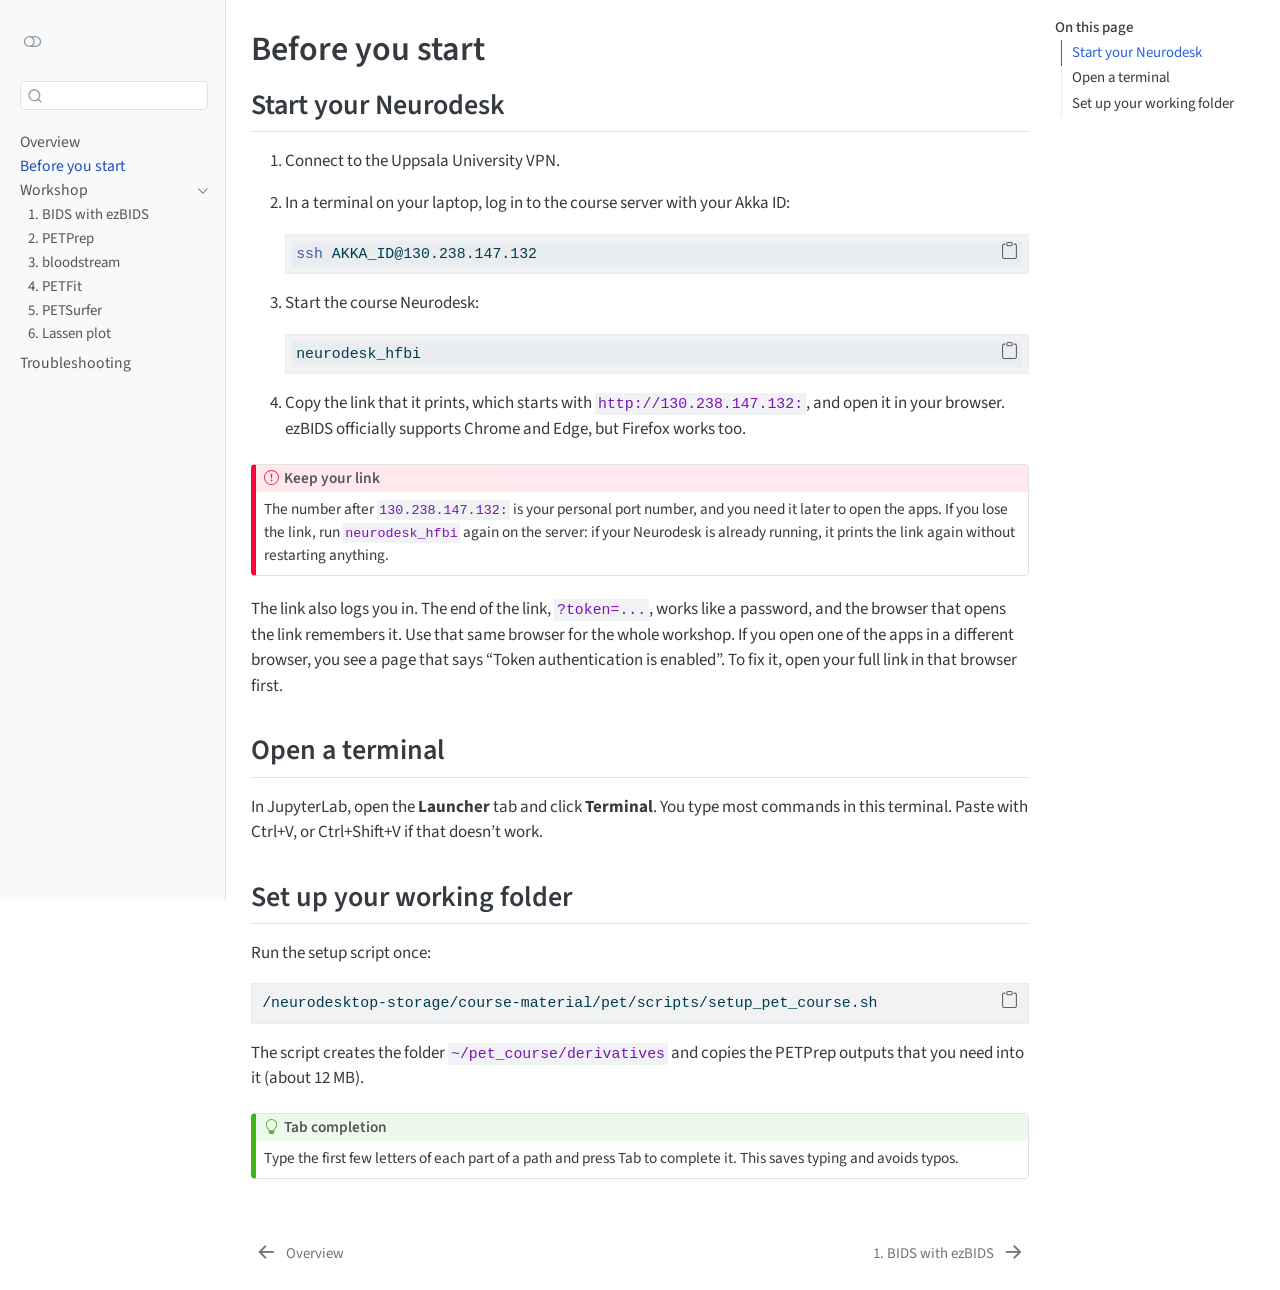
<file: docs/setup.html>
<!DOCTYPE html>
<html xmlns="http://www.w3.org/1999/xhtml" lang="en" xml:lang="en"><head>

<meta charset="utf-8">
<meta name="generator" content="quarto-1.8.22">

<meta name="viewport" content="width=device-width, initial-scale=1.0, user-scalable=yes">


<title>Before you start – PET data analysis workshop</title>
<style>
code{white-space: pre-wrap;}
span.smallcaps{font-variant: small-caps;}
div.columns{display: flex; gap: min(4vw, 1.5em);}
div.column{flex: auto; overflow-x: auto;}
div.hanging-indent{margin-left: 1.5em; text-indent: -1.5em;}
ul.task-list{list-style: none;}
ul.task-list li input[type="checkbox"] {
  width: 0.8em;
  margin: 0 0.8em 0.2em -1em; /* quarto-specific, see https://github.com/quarto-dev/quarto-cli/issues/4556 */ 
  vertical-align: middle;
}
/* CSS for syntax highlighting */
html { -webkit-text-size-adjust: 100%; }
pre > code.sourceCode { white-space: pre; position: relative; }
pre > code.sourceCode > span { display: inline-block; line-height: 1.25; }
pre > code.sourceCode > span:empty { height: 1.2em; }
.sourceCode { overflow: visible; }
code.sourceCode > span { color: inherit; text-decoration: inherit; }
div.sourceCode { margin: 1em 0; }
pre.sourceCode { margin: 0; }
@media screen {
div.sourceCode { overflow: auto; }
}
@media print {
pre > code.sourceCode { white-space: pre-wrap; }
pre > code.sourceCode > span { text-indent: -5em; padding-left: 5em; }
}
pre.numberSource code
  { counter-reset: source-line 0; }
pre.numberSource code > span
  { position: relative; left: -4em; counter-increment: source-line; }
pre.numberSource code > span > a:first-child::before
  { content: counter(source-line);
    position: relative; left: -1em; text-align: right; vertical-align: baseline;
    border: none; display: inline-block;
    -webkit-touch-callout: none; -webkit-user-select: none;
    -khtml-user-select: none; -moz-user-select: none;
    -ms-user-select: none; user-select: none;
    padding: 0 4px; width: 4em;
  }
pre.numberSource { margin-left: 3em;  padding-left: 4px; }
div.sourceCode
  {   }
@media screen {
pre > code.sourceCode > span > a:first-child::before { text-decoration: underline; }
}
</style>


<script src="site_libs/quarto-nav/quarto-nav.js"></script>
<script src="site_libs/quarto-nav/headroom.min.js"></script>
<script src="site_libs/clipboard/clipboard.min.js"></script>
<script src="site_libs/quarto-search/autocomplete.umd.js"></script>
<script src="site_libs/quarto-search/fuse.min.js"></script>
<script src="site_libs/quarto-search/quarto-search.js"></script>
<meta name="quarto:offset" content="./">
<link href="./01-ezbids.html" rel="next">
<link href="./index.html" rel="prev">
<script src="site_libs/quarto-html/quarto.js" type="module"></script>
<script src="site_libs/quarto-html/tabsets/tabsets.js" type="module"></script>
<script src="site_libs/quarto-html/axe/axe-check.js" type="module"></script>
<script src="site_libs/quarto-html/popper.min.js"></script>
<script src="site_libs/quarto-html/tippy.umd.min.js"></script>
<script src="site_libs/quarto-html/anchor.min.js"></script>
<link href="site_libs/quarto-html/tippy.css" rel="stylesheet">
<link href="site_libs/quarto-html/quarto-syntax-highlighting-cd7454b418030687c631a6a7286fbe16.css" rel="stylesheet" class="quarto-color-scheme" id="quarto-text-highlighting-styles">
<link href="site_libs/quarto-html/quarto-syntax-highlighting-dark-fbf3368e9a39f98674df9137282eadca.css" rel="stylesheet" class="quarto-color-scheme quarto-color-alternate" id="quarto-text-highlighting-styles">
<link href="site_libs/quarto-html/quarto-syntax-highlighting-cd7454b418030687c631a6a7286fbe16.css" rel="stylesheet" class="quarto-color-scheme-extra" id="quarto-text-highlighting-styles">
<script src="site_libs/bootstrap/bootstrap.min.js"></script>
<link href="site_libs/bootstrap/bootstrap-icons.css" rel="stylesheet">
<link href="site_libs/bootstrap/bootstrap-1dff777cf163c50baf22591510baa299.min.css" rel="stylesheet" append-hash="true" class="quarto-color-scheme" id="quarto-bootstrap" data-mode="light">
<link href="site_libs/bootstrap/bootstrap-dark-a25004ff6f9bb34376268c84d08a2f1b.min.css" rel="stylesheet" append-hash="true" class="quarto-color-scheme quarto-color-alternate" id="quarto-bootstrap" data-mode="dark">
<link href="site_libs/bootstrap/bootstrap-1dff777cf163c50baf22591510baa299.min.css" rel="stylesheet" append-hash="true" class="quarto-color-scheme-extra" id="quarto-bootstrap" data-mode="light">
<script id="quarto-search-options" type="application/json">{
  "location": "sidebar",
  "copy-button": false,
  "collapse-after": 3,
  "panel-placement": "start",
  "type": "textbox",
  "limit": 50,
  "keyboard-shortcut": [
    "f",
    "/",
    "s"
  ],
  "show-item-context": false,
  "language": {
    "search-no-results-text": "No results",
    "search-matching-documents-text": "matching documents",
    "search-copy-link-title": "Copy link to search",
    "search-hide-matches-text": "Hide additional matches",
    "search-more-match-text": "more match in this document",
    "search-more-matches-text": "more matches in this document",
    "search-clear-button-title": "Clear",
    "search-text-placeholder": "",
    "search-detached-cancel-button-title": "Cancel",
    "search-submit-button-title": "Submit",
    "search-label": "Search"
  }
}</script>
<style>html{ scroll-behavior: smooth; }</style>


</head>

<body class="nav-sidebar docked quarto-light"><script id="quarto-html-before-body" type="application/javascript">
    const toggleBodyColorMode = (bsSheetEl) => {
      const mode = bsSheetEl.getAttribute("data-mode");
      const bodyEl = window.document.querySelector("body");
      if (mode === "dark") {
        bodyEl.classList.add("quarto-dark");
        bodyEl.classList.remove("quarto-light");
      } else {
        bodyEl.classList.add("quarto-light");
        bodyEl.classList.remove("quarto-dark");
      }
    }
    const toggleBodyColorPrimary = () => {
      const bsSheetEl = window.document.querySelector("link#quarto-bootstrap:not([rel=disabled-stylesheet])");
      if (bsSheetEl) {
        toggleBodyColorMode(bsSheetEl);
      }
    }
    const setColorSchemeToggle = (alternate) => {
      const toggles = window.document.querySelectorAll('.quarto-color-scheme-toggle');
      for (let i=0; i < toggles.length; i++) {
        const toggle = toggles[i];
        if (toggle) {
          if (alternate) {
            toggle.classList.add("alternate");
          } else {
            toggle.classList.remove("alternate");
          }
        }
      }
    };
    const toggleColorMode = (alternate) => {
      // Switch the stylesheets
      const primaryStylesheets = window.document.querySelectorAll('link.quarto-color-scheme:not(.quarto-color-alternate)');
      const alternateStylesheets = window.document.querySelectorAll('link.quarto-color-scheme.quarto-color-alternate');
      manageTransitions('#quarto-margin-sidebar .nav-link', false);
      if (alternate) {
        // note: dark is layered on light, we don't disable primary!
        enableStylesheet(alternateStylesheets);
        for (const sheetNode of alternateStylesheets) {
          if (sheetNode.id === "quarto-bootstrap") {
            toggleBodyColorMode(sheetNode);
          }
        }
      } else {
        disableStylesheet(alternateStylesheets);
        enableStylesheet(primaryStylesheets)
        toggleBodyColorPrimary();
      }
      manageTransitions('#quarto-margin-sidebar .nav-link', true);
      // Switch the toggles
      setColorSchemeToggle(alternate)
      // Hack to workaround the fact that safari doesn't
      // properly recolor the scrollbar when toggling (#1455)
      if (navigator.userAgent.indexOf('Safari') > 0 && navigator.userAgent.indexOf('Chrome') == -1) {
        manageTransitions("body", false);
        window.scrollTo(0, 1);
        setTimeout(() => {
          window.scrollTo(0, 0);
          manageTransitions("body", true);
        }, 40);
      }
    }
    const disableStylesheet = (stylesheets) => {
      for (let i=0; i < stylesheets.length; i++) {
        const stylesheet = stylesheets[i];
        stylesheet.rel = 'disabled-stylesheet';
      }
    }
    const enableStylesheet = (stylesheets) => {
      for (let i=0; i < stylesheets.length; i++) {
        const stylesheet = stylesheets[i];
        if(stylesheet.rel !== 'stylesheet') { // for Chrome, which will still FOUC without this check
          stylesheet.rel = 'stylesheet';
        }
      }
    }
    const manageTransitions = (selector, allowTransitions) => {
      const els = window.document.querySelectorAll(selector);
      for (let i=0; i < els.length; i++) {
        const el = els[i];
        if (allowTransitions) {
          el.classList.remove('notransition');
        } else {
          el.classList.add('notransition');
        }
      }
    }
    const isFileUrl = () => {
      return window.location.protocol === 'file:';
    }
    const hasAlternateSentinel = () => {
      let styleSentinel = getColorSchemeSentinel();
      if (styleSentinel !== null) {
        return styleSentinel === "alternate";
      } else {
        return false;
      }
    }
    const setStyleSentinel = (alternate) => {
      const value = alternate ? "alternate" : "default";
      if (!isFileUrl()) {
        window.localStorage.setItem("quarto-color-scheme", value);
      } else {
        localAlternateSentinel = value;
      }
    }
    const getColorSchemeSentinel = () => {
      if (!isFileUrl()) {
        const storageValue = window.localStorage.getItem("quarto-color-scheme");
        return storageValue != null ? storageValue : localAlternateSentinel;
      } else {
        return localAlternateSentinel;
      }
    }
    const toggleGiscusIfUsed = (isAlternate, darkModeDefault) => {
      const baseTheme = document.querySelector('#giscus-base-theme')?.value ?? 'light';
      const alternateTheme = document.querySelector('#giscus-alt-theme')?.value ?? 'dark';
      let newTheme = '';
      if(authorPrefersDark) {
        newTheme = isAlternate ? baseTheme : alternateTheme;
      } else {
        newTheme = isAlternate ? alternateTheme : baseTheme;
      }
      const changeGiscusTheme = () => {
        // From: https://github.com/giscus/giscus/issues/336
        const sendMessage = (message) => {
          const iframe = document.querySelector('iframe.giscus-frame');
          if (!iframe) return;
          iframe.contentWindow.postMessage({ giscus: message }, 'https://giscus.app');
        }
        sendMessage({
          setConfig: {
            theme: newTheme
          }
        });
      }
      const isGiscussLoaded = window.document.querySelector('iframe.giscus-frame') !== null;
      if (isGiscussLoaded) {
        changeGiscusTheme();
      }
    };
    const authorPrefersDark = false;
    const darkModeDefault = authorPrefersDark;
      document.querySelector('link#quarto-text-highlighting-styles.quarto-color-scheme-extra').rel = 'disabled-stylesheet';
      document.querySelector('link#quarto-bootstrap.quarto-color-scheme-extra').rel = 'disabled-stylesheet';
    let localAlternateSentinel = darkModeDefault ? 'alternate' : 'default';
    // Dark / light mode switch
    window.quartoToggleColorScheme = () => {
      // Read the current dark / light value
      let toAlternate = !hasAlternateSentinel();
      toggleColorMode(toAlternate);
      setStyleSentinel(toAlternate);
      toggleGiscusIfUsed(toAlternate, darkModeDefault);
      window.dispatchEvent(new Event('resize'));
    };
    // Switch to dark mode if need be
    if (hasAlternateSentinel()) {
      toggleColorMode(true);
    } else {
      toggleColorMode(false);
    }
  </script>

<div id="quarto-search-results"></div>
  <header id="quarto-header" class="headroom fixed-top">
  <nav class="quarto-secondary-nav">
    <div class="container-fluid d-flex">
      <button type="button" class="quarto-btn-toggle btn" data-bs-toggle="collapse" role="button" data-bs-target=".quarto-sidebar-collapse-item" aria-controls="quarto-sidebar" aria-expanded="false" aria-label="Toggle sidebar navigation" onclick="if (window.quartoToggleHeadroom) { window.quartoToggleHeadroom(); }">
        <i class="bi bi-layout-text-sidebar-reverse"></i>
      </button>
        <nav class="quarto-page-breadcrumbs" aria-label="breadcrumb"><ol class="breadcrumb"><li class="breadcrumb-item"><a href="./setup.html">Before you start</a></li></ol></nav>
        <a class="flex-grow-1" role="navigation" data-bs-toggle="collapse" data-bs-target=".quarto-sidebar-collapse-item" aria-controls="quarto-sidebar" aria-expanded="false" aria-label="Toggle sidebar navigation" onclick="if (window.quartoToggleHeadroom) { window.quartoToggleHeadroom(); }">      
        </a>
      <button type="button" class="btn quarto-search-button" aria-label="Search" onclick="window.quartoOpenSearch();">
        <i class="bi bi-search"></i>
      </button>
    </div>
  </nav>
</header>
<!-- content -->
<div id="quarto-content" class="quarto-container page-columns page-rows-contents page-layout-article">
<!-- sidebar -->
  <nav id="quarto-sidebar" class="sidebar collapse collapse-horizontal quarto-sidebar-collapse-item sidebar-navigation docked overflow-auto">
    <div class="pt-lg-2 mt-2 text-left sidebar-header">
      <a href="./index.html" class="sidebar-logo-link">
      </a>
      <div class="sidebar-tools-main">
  <a href="" class="quarto-color-scheme-toggle quarto-navigation-tool  px-1" onclick="window.quartoToggleColorScheme(); return false;" title="Toggle dark mode"><i class="bi"></i></a>
</div>
      </div>
        <div class="mt-2 flex-shrink-0 align-items-center">
        <div class="sidebar-search">
        <div id="quarto-search" class="" title="Search"></div>
        </div>
        </div>
    <div class="sidebar-menu-container"> 
    <ul class="list-unstyled mt-1">
        <li class="sidebar-item">
  <div class="sidebar-item-container"> 
  <a href="./index.html" class="sidebar-item-text sidebar-link">
 <span class="menu-text">Overview</span></a>
  </div>
</li>
        <li class="sidebar-item">
  <div class="sidebar-item-container"> 
  <a href="./setup.html" class="sidebar-item-text sidebar-link active">
 <span class="menu-text">Before you start</span></a>
  </div>
</li>
        <li class="sidebar-item sidebar-item-section">
      <div class="sidebar-item-container"> 
            <a class="sidebar-item-text sidebar-link text-start" data-bs-toggle="collapse" data-bs-target="#quarto-sidebar-section-1" role="navigation" aria-expanded="true">
 <span class="menu-text">Workshop</span></a>
          <a class="sidebar-item-toggle text-start" data-bs-toggle="collapse" data-bs-target="#quarto-sidebar-section-1" role="navigation" aria-expanded="true" aria-label="Toggle section">
            <i class="bi bi-chevron-right ms-2"></i>
          </a> 
      </div>
      <ul id="quarto-sidebar-section-1" class="collapse list-unstyled sidebar-section depth1 show">  
          <li class="sidebar-item">
  <div class="sidebar-item-container"> 
  <a href="./01-ezbids.html" class="sidebar-item-text sidebar-link">
 <span class="menu-text">1. BIDS with ezBIDS</span></a>
  </div>
</li>
          <li class="sidebar-item">
  <div class="sidebar-item-container"> 
  <a href="./02-petprep.html" class="sidebar-item-text sidebar-link">
 <span class="menu-text">2. PETPrep</span></a>
  </div>
</li>
          <li class="sidebar-item">
  <div class="sidebar-item-container"> 
  <a href="./03-bloodstream.html" class="sidebar-item-text sidebar-link">
 <span class="menu-text">3. bloodstream</span></a>
  </div>
</li>
          <li class="sidebar-item">
  <div class="sidebar-item-container"> 
  <a href="./04-petfit.html" class="sidebar-item-text sidebar-link">
 <span class="menu-text">4. PETFit</span></a>
  </div>
</li>
          <li class="sidebar-item">
  <div class="sidebar-item-container"> 
  <a href="./05-petsurfer.html" class="sidebar-item-text sidebar-link">
 <span class="menu-text">5. PETSurfer</span></a>
  </div>
</li>
          <li class="sidebar-item">
  <div class="sidebar-item-container"> 
  <a href="./06-lassen.html" class="sidebar-item-text sidebar-link">
 <span class="menu-text">6. Lassen plot</span></a>
  </div>
</li>
      </ul>
  </li>
        <li class="sidebar-item">
  <div class="sidebar-item-container"> 
  <a href="./troubleshooting.html" class="sidebar-item-text sidebar-link">
 <span class="menu-text">Troubleshooting</span></a>
  </div>
</li>
    </ul>
    </div>
</nav>
<div id="quarto-sidebar-glass" class="quarto-sidebar-collapse-item" data-bs-toggle="collapse" data-bs-target=".quarto-sidebar-collapse-item"></div>
<!-- margin-sidebar -->
    <div id="quarto-margin-sidebar" class="sidebar margin-sidebar">
        <nav id="TOC" role="doc-toc" class="toc-active">
    <h2 id="toc-title">On this page</h2>
   
  <ul>
  <li><a href="#start-your-neurodesk" id="toc-start-your-neurodesk" class="nav-link active" data-scroll-target="#start-your-neurodesk">Start your Neurodesk</a></li>
  <li><a href="#open-a-terminal" id="toc-open-a-terminal" class="nav-link" data-scroll-target="#open-a-terminal">Open a terminal</a></li>
  <li><a href="#set-up-your-working-folder" id="toc-set-up-your-working-folder" class="nav-link" data-scroll-target="#set-up-your-working-folder">Set up your working folder</a></li>
  </ul>
</nav>
    </div>
<!-- main -->
<main class="content" id="quarto-document-content">


<header id="title-block-header" class="quarto-title-block default">
<div class="quarto-title">
<h1 class="title">Before you start</h1>
</div>



<div class="quarto-title-meta">

    
  
    
  </div>
  


</header>


<section id="start-your-neurodesk" class="level2">
<h2 class="anchored" data-anchor-id="start-your-neurodesk">Start your Neurodesk</h2>
<ol type="1">
<li><p>Connect to the Uppsala University VPN.</p></li>
<li><p>In a terminal on your laptop, log in to the course server with your Akka ID:</p>
<div class="code-copy-outer-scaffold"><div class="sourceCode" id="cb1"><pre class="sourceCode bash code-with-copy"><code class="sourceCode bash"><span id="cb1-1"><a href="#cb1-1" aria-hidden="true" tabindex="-1"></a><span class="fu">ssh</span> AKKA_ID@130.238.147.132</span></code></pre></div><button title="Copy to Clipboard" class="code-copy-button"><i class="bi"></i></button></div></li>
<li><p>Start the course Neurodesk:</p>
<div class="code-copy-outer-scaffold"><div class="sourceCode" id="cb2"><pre class="sourceCode bash code-with-copy"><code class="sourceCode bash"><span id="cb2-1"><a href="#cb2-1" aria-hidden="true" tabindex="-1"></a><span class="ex">neurodesk_hfbi</span></span></code></pre></div><button title="Copy to Clipboard" class="code-copy-button"><i class="bi"></i></button></div></li>
<li><p>Copy the link that it prints, which starts with <code>http://130.238.147.132:</code>, and open it in your browser. ezBIDS officially supports Chrome and Edge, but Firefox works too.</p></li>
</ol>
<div class="callout callout-style-default callout-important callout-titled">
<div class="callout-header d-flex align-content-center">
<div class="callout-icon-container">
<i class="callout-icon"></i>
</div>
<div class="callout-title-container flex-fill">
<span class="screen-reader-only">Important</span>Keep your link
</div>
</div>
<div class="callout-body-container callout-body">
<p>The number after <code>130.238.147.132:</code> is your personal port number, and you need it later to open the apps. If you lose the link, run <code>neurodesk_hfbi</code> again on the server: if your Neurodesk is already running, it prints the link again without restarting anything.</p>
</div>
</div>
<p>The link also logs you in. The end of the link, <code>?token=...</code>, works like a password, and the browser that opens the link remembers it. Use that same browser for the whole workshop. If you open one of the apps in a different browser, you see a page that says “Token authentication is enabled”. To fix it, open your full link in that browser first.</p>
</section>
<section id="open-a-terminal" class="level2">
<h2 class="anchored" data-anchor-id="open-a-terminal">Open a terminal</h2>
<p>In JupyterLab, open the <strong>Launcher</strong> tab and click <strong>Terminal</strong>. You type most commands in this terminal. Paste with Ctrl+V, or Ctrl+Shift+V if that doesn’t work.</p>
</section>
<section id="set-up-your-working-folder" class="level2">
<h2 class="anchored" data-anchor-id="set-up-your-working-folder">Set up your working folder</h2>
<p>Run the setup script once:</p>
<div class="code-copy-outer-scaffold"><div class="sourceCode" id="cb3"><pre class="sourceCode bash code-with-copy"><code class="sourceCode bash"><span id="cb3-1"><a href="#cb3-1" aria-hidden="true" tabindex="-1"></a><span class="ex">/neurodesktop-storage/course-material/pet/scripts/setup_pet_course.sh</span></span></code></pre></div><button title="Copy to Clipboard" class="code-copy-button"><i class="bi"></i></button></div>
<p>The script creates the folder <code>~/pet_course/derivatives</code> and copies the PETPrep outputs that you need into it (about 12 MB).</p>
<div class="callout callout-style-default callout-tip callout-titled">
<div class="callout-header d-flex align-content-center">
<div class="callout-icon-container">
<i class="callout-icon"></i>
</div>
<div class="callout-title-container flex-fill">
<span class="screen-reader-only">Tip</span>Tab completion
</div>
</div>
<div class="callout-body-container callout-body">
<p>Type the first few letters of each part of a path and press Tab to complete it. This saves typing and avoids typos.</p>
</div>
</div>


</section>

</main> <!-- /main -->
<script id="quarto-html-after-body" type="application/javascript">
  window.document.addEventListener("DOMContentLoaded", function (event) {
    // Ensure there is a toggle, if there isn't float one in the top right
    if (window.document.querySelector('.quarto-color-scheme-toggle') === null) {
      const a = window.document.createElement('a');
      a.classList.add('top-right');
      a.classList.add('quarto-color-scheme-toggle');
      a.href = "";
      a.onclick = function() { try { window.quartoToggleColorScheme(); } catch {} return false; };
      const i = window.document.createElement("i");
      i.classList.add('bi');
      a.appendChild(i);
      window.document.body.appendChild(a);
    }
    setColorSchemeToggle(hasAlternateSentinel())
    const icon = "";
    const anchorJS = new window.AnchorJS();
    anchorJS.options = {
      placement: 'right',
      icon: icon
    };
    anchorJS.add('.anchored');
    const isCodeAnnotation = (el) => {
      for (const clz of el.classList) {
        if (clz.startsWith('code-annotation-')) {                     
          return true;
        }
      }
      return false;
    }
    const onCopySuccess = function(e) {
      // button target
      const button = e.trigger;
      // don't keep focus
      button.blur();
      // flash "checked"
      button.classList.add('code-copy-button-checked');
      var currentTitle = button.getAttribute("title");
      button.setAttribute("title", "Copied!");
      let tooltip;
      if (window.bootstrap) {
        button.setAttribute("data-bs-toggle", "tooltip");
        button.setAttribute("data-bs-placement", "left");
        button.setAttribute("data-bs-title", "Copied!");
        tooltip = new bootstrap.Tooltip(button, 
          { trigger: "manual", 
            customClass: "code-copy-button-tooltip",
            offset: [0, -8]});
        tooltip.show();    
      }
      setTimeout(function() {
        if (tooltip) {
          tooltip.hide();
          button.removeAttribute("data-bs-title");
          button.removeAttribute("data-bs-toggle");
          button.removeAttribute("data-bs-placement");
        }
        button.setAttribute("title", currentTitle);
        button.classList.remove('code-copy-button-checked');
      }, 1000);
      // clear code selection
      e.clearSelection();
    }
    const getTextToCopy = function(trigger) {
        const codeEl = trigger.previousElementSibling.cloneNode(true);
        for (const childEl of codeEl.children) {
          if (isCodeAnnotation(childEl)) {
            childEl.remove();
          }
        }
        return codeEl.innerText;
    }
    const clipboard = new window.ClipboardJS('.code-copy-button:not([data-in-quarto-modal])', {
      text: getTextToCopy
    });
    clipboard.on('success', onCopySuccess);
    if (window.document.getElementById('quarto-embedded-source-code-modal')) {
      const clipboardModal = new window.ClipboardJS('.code-copy-button[data-in-quarto-modal]', {
        text: getTextToCopy,
        container: window.document.getElementById('quarto-embedded-source-code-modal')
      });
      clipboardModal.on('success', onCopySuccess);
    }
      var localhostRegex = new RegExp(/^(?:http|https):\/\/localhost\:?[0-9]*\//);
      var mailtoRegex = new RegExp(/^mailto:/);
        var filterRegex = new RegExp('/' + window.location.host + '/');
      var isInternal = (href) => {
          return filterRegex.test(href) || localhostRegex.test(href) || mailtoRegex.test(href);
      }
      // Inspect non-navigation links and adorn them if external
     var links = window.document.querySelectorAll('a[href]:not(.nav-link):not(.navbar-brand):not(.toc-action):not(.sidebar-link):not(.sidebar-item-toggle):not(.pagination-link):not(.no-external):not([aria-hidden]):not(.dropdown-item):not(.quarto-navigation-tool):not(.about-link)');
      for (var i=0; i<links.length; i++) {
        const link = links[i];
        if (!isInternal(link.href)) {
          // undo the damage that might have been done by quarto-nav.js in the case of
          // links that we want to consider external
          if (link.dataset.originalHref !== undefined) {
            link.href = link.dataset.originalHref;
          }
        }
      }
    function tippyHover(el, contentFn, onTriggerFn, onUntriggerFn) {
      const config = {
        allowHTML: true,
        maxWidth: 500,
        delay: 100,
        arrow: false,
        appendTo: function(el) {
            return el.parentElement;
        },
        interactive: true,
        interactiveBorder: 10,
        theme: 'quarto',
        placement: 'bottom-start',
      };
      if (contentFn) {
        config.content = contentFn;
      }
      if (onTriggerFn) {
        config.onTrigger = onTriggerFn;
      }
      if (onUntriggerFn) {
        config.onUntrigger = onUntriggerFn;
      }
      window.tippy(el, config); 
    }
    const noterefs = window.document.querySelectorAll('a[role="doc-noteref"]');
    for (var i=0; i<noterefs.length; i++) {
      const ref = noterefs[i];
      tippyHover(ref, function() {
        // use id or data attribute instead here
        let href = ref.getAttribute('data-footnote-href') || ref.getAttribute('href');
        try { href = new URL(href).hash; } catch {}
        const id = href.replace(/^#\/?/, "");
        const note = window.document.getElementById(id);
        if (note) {
          return note.innerHTML;
        } else {
          return "";
        }
      });
    }
    const xrefs = window.document.querySelectorAll('a.quarto-xref');
    const processXRef = (id, note) => {
      // Strip column container classes
      const stripColumnClz = (el) => {
        el.classList.remove("page-full", "page-columns");
        if (el.children) {
          for (const child of el.children) {
            stripColumnClz(child);
          }
        }
      }
      stripColumnClz(note)
      if (id === null || id.startsWith('sec-')) {
        // Special case sections, only their first couple elements
        const container = document.createElement("div");
        if (note.children && note.children.length > 2) {
          container.appendChild(note.children[0].cloneNode(true));
          for (let i = 1; i < note.children.length; i++) {
            const child = note.children[i];
            if (child.tagName === "P" && child.innerText === "") {
              continue;
            } else {
              container.appendChild(child.cloneNode(true));
              break;
            }
          }
          if (window.Quarto?.typesetMath) {
            window.Quarto.typesetMath(container);
          }
          return container.innerHTML
        } else {
          if (window.Quarto?.typesetMath) {
            window.Quarto.typesetMath(note);
          }
          return note.innerHTML;
        }
      } else {
        // Remove any anchor links if they are present
        const anchorLink = note.querySelector('a.anchorjs-link');
        if (anchorLink) {
          anchorLink.remove();
        }
        if (window.Quarto?.typesetMath) {
          window.Quarto.typesetMath(note);
        }
        if (note.classList.contains("callout")) {
          return note.outerHTML;
        } else {
          return note.innerHTML;
        }
      }
    }
    for (var i=0; i<xrefs.length; i++) {
      const xref = xrefs[i];
      tippyHover(xref, undefined, function(instance) {
        instance.disable();
        let url = xref.getAttribute('href');
        let hash = undefined; 
        if (url.startsWith('#')) {
          hash = url;
        } else {
          try { hash = new URL(url).hash; } catch {}
        }
        if (hash) {
          const id = hash.replace(/^#\/?/, "");
          const note = window.document.getElementById(id);
          if (note !== null) {
            try {
              const html = processXRef(id, note.cloneNode(true));
              instance.setContent(html);
            } finally {
              instance.enable();
              instance.show();
            }
          } else {
            // See if we can fetch this
            fetch(url.split('#')[0])
            .then(res => res.text())
            .then(html => {
              const parser = new DOMParser();
              const htmlDoc = parser.parseFromString(html, "text/html");
              const note = htmlDoc.getElementById(id);
              if (note !== null) {
                const html = processXRef(id, note);
                instance.setContent(html);
              } 
            }).finally(() => {
              instance.enable();
              instance.show();
            });
          }
        } else {
          // See if we can fetch a full url (with no hash to target)
          // This is a special case and we should probably do some content thinning / targeting
          fetch(url)
          .then(res => res.text())
          .then(html => {
            const parser = new DOMParser();
            const htmlDoc = parser.parseFromString(html, "text/html");
            const note = htmlDoc.querySelector('main.content');
            if (note !== null) {
              // This should only happen for chapter cross references
              // (since there is no id in the URL)
              // remove the first header
              if (note.children.length > 0 && note.children[0].tagName === "HEADER") {
                note.children[0].remove();
              }
              const html = processXRef(null, note);
              instance.setContent(html);
            } 
          }).finally(() => {
            instance.enable();
            instance.show();
          });
        }
      }, function(instance) {
      });
    }
        let selectedAnnoteEl;
        const selectorForAnnotation = ( cell, annotation) => {
          let cellAttr = 'data-code-cell="' + cell + '"';
          let lineAttr = 'data-code-annotation="' +  annotation + '"';
          const selector = 'span[' + cellAttr + '][' + lineAttr + ']';
          return selector;
        }
        const selectCodeLines = (annoteEl) => {
          const doc = window.document;
          const targetCell = annoteEl.getAttribute("data-target-cell");
          const targetAnnotation = annoteEl.getAttribute("data-target-annotation");
          const annoteSpan = window.document.querySelector(selectorForAnnotation(targetCell, targetAnnotation));
          const lines = annoteSpan.getAttribute("data-code-lines").split(",");
          const lineIds = lines.map((line) => {
            return targetCell + "-" + line;
          })
          let top = null;
          let height = null;
          let parent = null;
          if (lineIds.length > 0) {
              //compute the position of the single el (top and bottom and make a div)
              const el = window.document.getElementById(lineIds[0]);
              top = el.offsetTop;
              height = el.offsetHeight;
              parent = el.parentElement.parentElement;
            if (lineIds.length > 1) {
              const lastEl = window.document.getElementById(lineIds[lineIds.length - 1]);
              const bottom = lastEl.offsetTop + lastEl.offsetHeight;
              height = bottom - top;
            }
            if (top !== null && height !== null && parent !== null) {
              // cook up a div (if necessary) and position it 
              let div = window.document.getElementById("code-annotation-line-highlight");
              if (div === null) {
                div = window.document.createElement("div");
                div.setAttribute("id", "code-annotation-line-highlight");
                div.style.position = 'absolute';
                parent.appendChild(div);
              }
              div.style.top = top - 2 + "px";
              div.style.height = height + 4 + "px";
              div.style.left = 0;
              let gutterDiv = window.document.getElementById("code-annotation-line-highlight-gutter");
              if (gutterDiv === null) {
                gutterDiv = window.document.createElement("div");
                gutterDiv.setAttribute("id", "code-annotation-line-highlight-gutter");
                gutterDiv.style.position = 'absolute';
                const codeCell = window.document.getElementById(targetCell);
                const gutter = codeCell.querySelector('.code-annotation-gutter');
                gutter.appendChild(gutterDiv);
              }
              gutterDiv.style.top = top - 2 + "px";
              gutterDiv.style.height = height + 4 + "px";
            }
            selectedAnnoteEl = annoteEl;
          }
        };
        const unselectCodeLines = () => {
          const elementsIds = ["code-annotation-line-highlight", "code-annotation-line-highlight-gutter"];
          elementsIds.forEach((elId) => {
            const div = window.document.getElementById(elId);
            if (div) {
              div.remove();
            }
          });
          selectedAnnoteEl = undefined;
        };
          // Handle positioning of the toggle
      window.addEventListener(
        "resize",
        throttle(() => {
          elRect = undefined;
          if (selectedAnnoteEl) {
            selectCodeLines(selectedAnnoteEl);
          }
        }, 10)
      );
      function throttle(fn, ms) {
      let throttle = false;
      let timer;
        return (...args) => {
          if(!throttle) { // first call gets through
              fn.apply(this, args);
              throttle = true;
          } else { // all the others get throttled
              if(timer) clearTimeout(timer); // cancel #2
              timer = setTimeout(() => {
                fn.apply(this, args);
                timer = throttle = false;
              }, ms);
          }
        };
      }
        // Attach click handler to the DT
        const annoteDls = window.document.querySelectorAll('dt[data-target-cell]');
        for (const annoteDlNode of annoteDls) {
          annoteDlNode.addEventListener('click', (event) => {
            const clickedEl = event.target;
            if (clickedEl !== selectedAnnoteEl) {
              unselectCodeLines();
              const activeEl = window.document.querySelector('dt[data-target-cell].code-annotation-active');
              if (activeEl) {
                activeEl.classList.remove('code-annotation-active');
              }
              selectCodeLines(clickedEl);
              clickedEl.classList.add('code-annotation-active');
            } else {
              // Unselect the line
              unselectCodeLines();
              clickedEl.classList.remove('code-annotation-active');
            }
          });
        }
    const findCites = (el) => {
      const parentEl = el.parentElement;
      if (parentEl) {
        const cites = parentEl.dataset.cites;
        if (cites) {
          return {
            el,
            cites: cites.split(' ')
          };
        } else {
          return findCites(el.parentElement)
        }
      } else {
        return undefined;
      }
    };
    var bibliorefs = window.document.querySelectorAll('a[role="doc-biblioref"]');
    for (var i=0; i<bibliorefs.length; i++) {
      const ref = bibliorefs[i];
      const citeInfo = findCites(ref);
      if (citeInfo) {
        tippyHover(citeInfo.el, function() {
          var popup = window.document.createElement('div');
          citeInfo.cites.forEach(function(cite) {
            var citeDiv = window.document.createElement('div');
            citeDiv.classList.add('hanging-indent');
            citeDiv.classList.add('csl-entry');
            var biblioDiv = window.document.getElementById('ref-' + cite);
            if (biblioDiv) {
              citeDiv.innerHTML = biblioDiv.innerHTML;
            }
            popup.appendChild(citeDiv);
          });
          return popup.innerHTML;
        });
      }
    }
  });
  </script>
<nav class="page-navigation">
  <div class="nav-page nav-page-previous">
      <a href="./index.html" class="pagination-link" aria-label="Overview">
        <i class="bi bi-arrow-left-short"></i> <span class="nav-page-text">Overview</span>
      </a>          
  </div>
  <div class="nav-page nav-page-next">
      <a href="./01-ezbids.html" class="pagination-link" aria-label="1. BIDS with ezBIDS">
        <span class="nav-page-text">1. BIDS with ezBIDS</span> <i class="bi bi-arrow-right-short"></i>
      </a>
  </div>
</nav>
</div> <!-- /content -->




<script src="site_libs/quarto-html/zenscroll-min.js"></script>
</body></html>
</file>
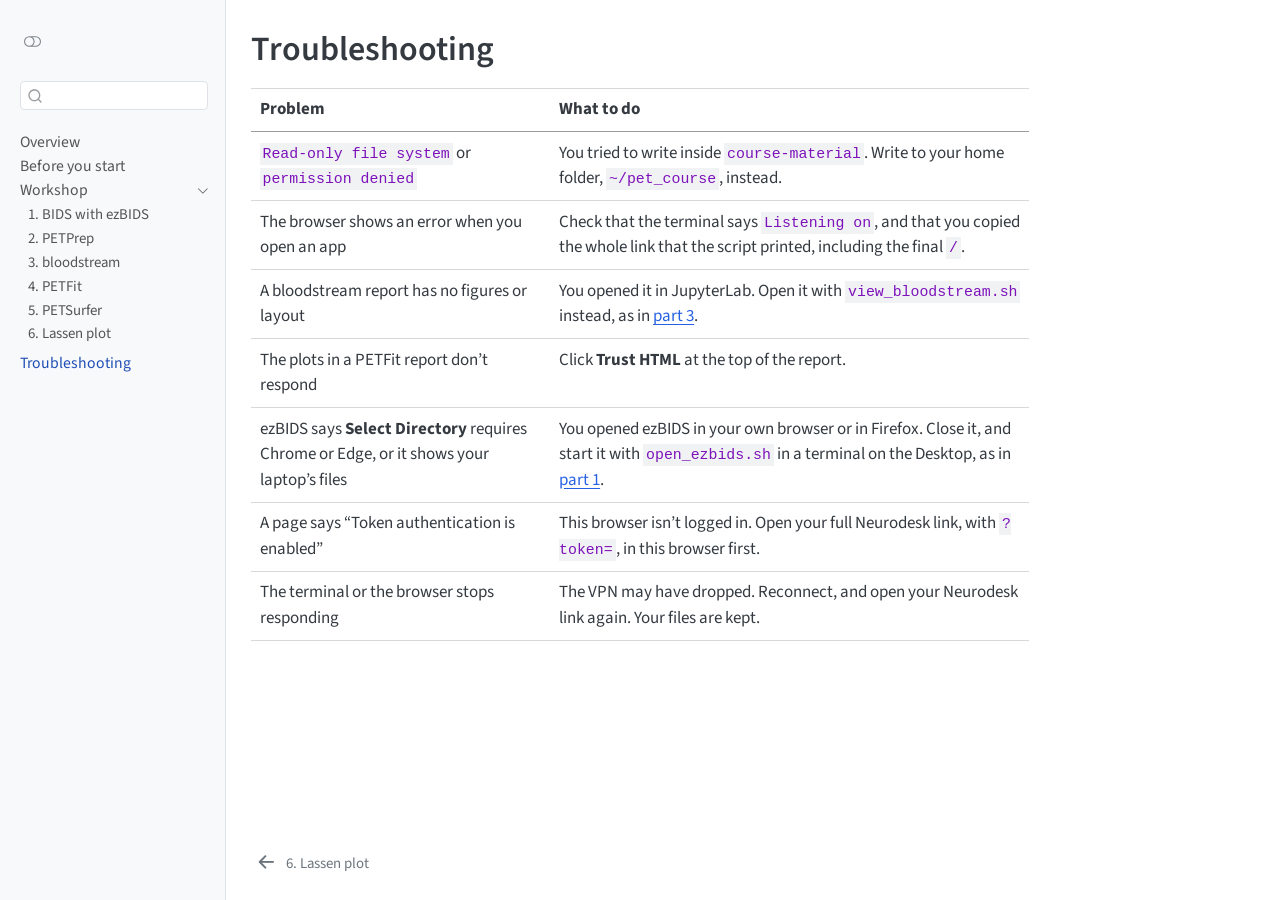
<file: docs/troubleshooting.html>
<!DOCTYPE html>
<html xmlns="http://www.w3.org/1999/xhtml" lang="en" xml:lang="en"><head>

<meta charset="utf-8">
<meta name="generator" content="quarto-1.8.22">

<meta name="viewport" content="width=device-width, initial-scale=1.0, user-scalable=yes">


<title>Troubleshooting – PET data analysis workshop</title>
<style>
code{white-space: pre-wrap;}
span.smallcaps{font-variant: small-caps;}
div.columns{display: flex; gap: min(4vw, 1.5em);}
div.column{flex: auto; overflow-x: auto;}
div.hanging-indent{margin-left: 1.5em; text-indent: -1.5em;}
ul.task-list{list-style: none;}
ul.task-list li input[type="checkbox"] {
  width: 0.8em;
  margin: 0 0.8em 0.2em -1em; /* quarto-specific, see https://github.com/quarto-dev/quarto-cli/issues/4556 */ 
  vertical-align: middle;
}
</style>


<script src="site_libs/quarto-nav/quarto-nav.js"></script>
<script src="site_libs/quarto-nav/headroom.min.js"></script>
<script src="site_libs/clipboard/clipboard.min.js"></script>
<script src="site_libs/quarto-search/autocomplete.umd.js"></script>
<script src="site_libs/quarto-search/fuse.min.js"></script>
<script src="site_libs/quarto-search/quarto-search.js"></script>
<meta name="quarto:offset" content="./">
<link href="./06-lassen.html" rel="prev">
<script src="site_libs/quarto-html/quarto.js" type="module"></script>
<script src="site_libs/quarto-html/tabsets/tabsets.js" type="module"></script>
<script src="site_libs/quarto-html/axe/axe-check.js" type="module"></script>
<script src="site_libs/quarto-html/popper.min.js"></script>
<script src="site_libs/quarto-html/tippy.umd.min.js"></script>
<script src="site_libs/quarto-html/anchor.min.js"></script>
<link href="site_libs/quarto-html/tippy.css" rel="stylesheet">
<link href="site_libs/quarto-html/quarto-syntax-highlighting-cd7454b418030687c631a6a7286fbe16.css" rel="stylesheet" class="quarto-color-scheme" id="quarto-text-highlighting-styles">
<link href="site_libs/quarto-html/quarto-syntax-highlighting-dark-fbf3368e9a39f98674df9137282eadca.css" rel="stylesheet" class="quarto-color-scheme quarto-color-alternate" id="quarto-text-highlighting-styles">
<link href="site_libs/quarto-html/quarto-syntax-highlighting-cd7454b418030687c631a6a7286fbe16.css" rel="stylesheet" class="quarto-color-scheme-extra" id="quarto-text-highlighting-styles">
<script src="site_libs/bootstrap/bootstrap.min.js"></script>
<link href="site_libs/bootstrap/bootstrap-icons.css" rel="stylesheet">
<link href="site_libs/bootstrap/bootstrap-1dff777cf163c50baf22591510baa299.min.css" rel="stylesheet" append-hash="true" class="quarto-color-scheme" id="quarto-bootstrap" data-mode="light">
<link href="site_libs/bootstrap/bootstrap-dark-a25004ff6f9bb34376268c84d08a2f1b.min.css" rel="stylesheet" append-hash="true" class="quarto-color-scheme quarto-color-alternate" id="quarto-bootstrap" data-mode="dark">
<link href="site_libs/bootstrap/bootstrap-1dff777cf163c50baf22591510baa299.min.css" rel="stylesheet" append-hash="true" class="quarto-color-scheme-extra" id="quarto-bootstrap" data-mode="light">
<script id="quarto-search-options" type="application/json">{
  "location": "sidebar",
  "copy-button": false,
  "collapse-after": 3,
  "panel-placement": "start",
  "type": "textbox",
  "limit": 50,
  "keyboard-shortcut": [
    "f",
    "/",
    "s"
  ],
  "show-item-context": false,
  "language": {
    "search-no-results-text": "No results",
    "search-matching-documents-text": "matching documents",
    "search-copy-link-title": "Copy link to search",
    "search-hide-matches-text": "Hide additional matches",
    "search-more-match-text": "more match in this document",
    "search-more-matches-text": "more matches in this document",
    "search-clear-button-title": "Clear",
    "search-text-placeholder": "",
    "search-detached-cancel-button-title": "Cancel",
    "search-submit-button-title": "Submit",
    "search-label": "Search"
  }
}</script>
<style>html{ scroll-behavior: smooth; }</style>


</head>

<body class="nav-sidebar docked quarto-light"><script id="quarto-html-before-body" type="application/javascript">
    const toggleBodyColorMode = (bsSheetEl) => {
      const mode = bsSheetEl.getAttribute("data-mode");
      const bodyEl = window.document.querySelector("body");
      if (mode === "dark") {
        bodyEl.classList.add("quarto-dark");
        bodyEl.classList.remove("quarto-light");
      } else {
        bodyEl.classList.add("quarto-light");
        bodyEl.classList.remove("quarto-dark");
      }
    }
    const toggleBodyColorPrimary = () => {
      const bsSheetEl = window.document.querySelector("link#quarto-bootstrap:not([rel=disabled-stylesheet])");
      if (bsSheetEl) {
        toggleBodyColorMode(bsSheetEl);
      }
    }
    const setColorSchemeToggle = (alternate) => {
      const toggles = window.document.querySelectorAll('.quarto-color-scheme-toggle');
      for (let i=0; i < toggles.length; i++) {
        const toggle = toggles[i];
        if (toggle) {
          if (alternate) {
            toggle.classList.add("alternate");
          } else {
            toggle.classList.remove("alternate");
          }
        }
      }
    };
    const toggleColorMode = (alternate) => {
      // Switch the stylesheets
      const primaryStylesheets = window.document.querySelectorAll('link.quarto-color-scheme:not(.quarto-color-alternate)');
      const alternateStylesheets = window.document.querySelectorAll('link.quarto-color-scheme.quarto-color-alternate');
      manageTransitions('#quarto-margin-sidebar .nav-link', false);
      if (alternate) {
        // note: dark is layered on light, we don't disable primary!
        enableStylesheet(alternateStylesheets);
        for (const sheetNode of alternateStylesheets) {
          if (sheetNode.id === "quarto-bootstrap") {
            toggleBodyColorMode(sheetNode);
          }
        }
      } else {
        disableStylesheet(alternateStylesheets);
        enableStylesheet(primaryStylesheets)
        toggleBodyColorPrimary();
      }
      manageTransitions('#quarto-margin-sidebar .nav-link', true);
      // Switch the toggles
      setColorSchemeToggle(alternate)
      // Hack to workaround the fact that safari doesn't
      // properly recolor the scrollbar when toggling (#1455)
      if (navigator.userAgent.indexOf('Safari') > 0 && navigator.userAgent.indexOf('Chrome') == -1) {
        manageTransitions("body", false);
        window.scrollTo(0, 1);
        setTimeout(() => {
          window.scrollTo(0, 0);
          manageTransitions("body", true);
        }, 40);
      }
    }
    const disableStylesheet = (stylesheets) => {
      for (let i=0; i < stylesheets.length; i++) {
        const stylesheet = stylesheets[i];
        stylesheet.rel = 'disabled-stylesheet';
      }
    }
    const enableStylesheet = (stylesheets) => {
      for (let i=0; i < stylesheets.length; i++) {
        const stylesheet = stylesheets[i];
        if(stylesheet.rel !== 'stylesheet') { // for Chrome, which will still FOUC without this check
          stylesheet.rel = 'stylesheet';
        }
      }
    }
    const manageTransitions = (selector, allowTransitions) => {
      const els = window.document.querySelectorAll(selector);
      for (let i=0; i < els.length; i++) {
        const el = els[i];
        if (allowTransitions) {
          el.classList.remove('notransition');
        } else {
          el.classList.add('notransition');
        }
      }
    }
    const isFileUrl = () => {
      return window.location.protocol === 'file:';
    }
    const hasAlternateSentinel = () => {
      let styleSentinel = getColorSchemeSentinel();
      if (styleSentinel !== null) {
        return styleSentinel === "alternate";
      } else {
        return false;
      }
    }
    const setStyleSentinel = (alternate) => {
      const value = alternate ? "alternate" : "default";
      if (!isFileUrl()) {
        window.localStorage.setItem("quarto-color-scheme", value);
      } else {
        localAlternateSentinel = value;
      }
    }
    const getColorSchemeSentinel = () => {
      if (!isFileUrl()) {
        const storageValue = window.localStorage.getItem("quarto-color-scheme");
        return storageValue != null ? storageValue : localAlternateSentinel;
      } else {
        return localAlternateSentinel;
      }
    }
    const toggleGiscusIfUsed = (isAlternate, darkModeDefault) => {
      const baseTheme = document.querySelector('#giscus-base-theme')?.value ?? 'light';
      const alternateTheme = document.querySelector('#giscus-alt-theme')?.value ?? 'dark';
      let newTheme = '';
      if(authorPrefersDark) {
        newTheme = isAlternate ? baseTheme : alternateTheme;
      } else {
        newTheme = isAlternate ? alternateTheme : baseTheme;
      }
      const changeGiscusTheme = () => {
        // From: https://github.com/giscus/giscus/issues/336
        const sendMessage = (message) => {
          const iframe = document.querySelector('iframe.giscus-frame');
          if (!iframe) return;
          iframe.contentWindow.postMessage({ giscus: message }, 'https://giscus.app');
        }
        sendMessage({
          setConfig: {
            theme: newTheme
          }
        });
      }
      const isGiscussLoaded = window.document.querySelector('iframe.giscus-frame') !== null;
      if (isGiscussLoaded) {
        changeGiscusTheme();
      }
    };
    const authorPrefersDark = false;
    const darkModeDefault = authorPrefersDark;
      document.querySelector('link#quarto-text-highlighting-styles.quarto-color-scheme-extra').rel = 'disabled-stylesheet';
      document.querySelector('link#quarto-bootstrap.quarto-color-scheme-extra').rel = 'disabled-stylesheet';
    let localAlternateSentinel = darkModeDefault ? 'alternate' : 'default';
    // Dark / light mode switch
    window.quartoToggleColorScheme = () => {
      // Read the current dark / light value
      let toAlternate = !hasAlternateSentinel();
      toggleColorMode(toAlternate);
      setStyleSentinel(toAlternate);
      toggleGiscusIfUsed(toAlternate, darkModeDefault);
      window.dispatchEvent(new Event('resize'));
    };
    // Switch to dark mode if need be
    if (hasAlternateSentinel()) {
      toggleColorMode(true);
    } else {
      toggleColorMode(false);
    }
  </script>

<div id="quarto-search-results"></div>
  <header id="quarto-header" class="headroom fixed-top">
  <nav class="quarto-secondary-nav">
    <div class="container-fluid d-flex">
      <button type="button" class="quarto-btn-toggle btn" data-bs-toggle="collapse" role="button" data-bs-target=".quarto-sidebar-collapse-item" aria-controls="quarto-sidebar" aria-expanded="false" aria-label="Toggle sidebar navigation" onclick="if (window.quartoToggleHeadroom) { window.quartoToggleHeadroom(); }">
        <i class="bi bi-layout-text-sidebar-reverse"></i>
      </button>
        <nav class="quarto-page-breadcrumbs" aria-label="breadcrumb"><ol class="breadcrumb"><li class="breadcrumb-item"><a href="./troubleshooting.html">Troubleshooting</a></li></ol></nav>
        <a class="flex-grow-1" role="navigation" data-bs-toggle="collapse" data-bs-target=".quarto-sidebar-collapse-item" aria-controls="quarto-sidebar" aria-expanded="false" aria-label="Toggle sidebar navigation" onclick="if (window.quartoToggleHeadroom) { window.quartoToggleHeadroom(); }">      
        </a>
      <button type="button" class="btn quarto-search-button" aria-label="Search" onclick="window.quartoOpenSearch();">
        <i class="bi bi-search"></i>
      </button>
    </div>
  </nav>
</header>
<!-- content -->
<div id="quarto-content" class="quarto-container page-columns page-rows-contents page-layout-article">
<!-- sidebar -->
  <nav id="quarto-sidebar" class="sidebar collapse collapse-horizontal quarto-sidebar-collapse-item sidebar-navigation docked overflow-auto">
    <div class="pt-lg-2 mt-2 text-left sidebar-header">
      <a href="./index.html" class="sidebar-logo-link">
      </a>
      <div class="sidebar-tools-main">
  <a href="" class="quarto-color-scheme-toggle quarto-navigation-tool  px-1" onclick="window.quartoToggleColorScheme(); return false;" title="Toggle dark mode"><i class="bi"></i></a>
</div>
      </div>
        <div class="mt-2 flex-shrink-0 align-items-center">
        <div class="sidebar-search">
        <div id="quarto-search" class="" title="Search"></div>
        </div>
        </div>
    <div class="sidebar-menu-container"> 
    <ul class="list-unstyled mt-1">
        <li class="sidebar-item">
  <div class="sidebar-item-container"> 
  <a href="./index.html" class="sidebar-item-text sidebar-link">
 <span class="menu-text">Overview</span></a>
  </div>
</li>
        <li class="sidebar-item">
  <div class="sidebar-item-container"> 
  <a href="./setup.html" class="sidebar-item-text sidebar-link">
 <span class="menu-text">Before you start</span></a>
  </div>
</li>
        <li class="sidebar-item sidebar-item-section">
      <div class="sidebar-item-container"> 
            <a class="sidebar-item-text sidebar-link text-start" data-bs-toggle="collapse" data-bs-target="#quarto-sidebar-section-1" role="navigation" aria-expanded="true">
 <span class="menu-text">Workshop</span></a>
          <a class="sidebar-item-toggle text-start" data-bs-toggle="collapse" data-bs-target="#quarto-sidebar-section-1" role="navigation" aria-expanded="true" aria-label="Toggle section">
            <i class="bi bi-chevron-right ms-2"></i>
          </a> 
      </div>
      <ul id="quarto-sidebar-section-1" class="collapse list-unstyled sidebar-section depth1 show">  
          <li class="sidebar-item">
  <div class="sidebar-item-container"> 
  <a href="./01-ezbids.html" class="sidebar-item-text sidebar-link">
 <span class="menu-text">1. BIDS with ezBIDS</span></a>
  </div>
</li>
          <li class="sidebar-item">
  <div class="sidebar-item-container"> 
  <a href="./02-petprep.html" class="sidebar-item-text sidebar-link">
 <span class="menu-text">2. PETPrep</span></a>
  </div>
</li>
          <li class="sidebar-item">
  <div class="sidebar-item-container"> 
  <a href="./03-bloodstream.html" class="sidebar-item-text sidebar-link">
 <span class="menu-text">3. bloodstream</span></a>
  </div>
</li>
          <li class="sidebar-item">
  <div class="sidebar-item-container"> 
  <a href="./04-petfit.html" class="sidebar-item-text sidebar-link">
 <span class="menu-text">4. PETFit</span></a>
  </div>
</li>
          <li class="sidebar-item">
  <div class="sidebar-item-container"> 
  <a href="./05-petsurfer.html" class="sidebar-item-text sidebar-link">
 <span class="menu-text">5. PETSurfer</span></a>
  </div>
</li>
          <li class="sidebar-item">
  <div class="sidebar-item-container"> 
  <a href="./06-lassen.html" class="sidebar-item-text sidebar-link">
 <span class="menu-text">6. Lassen plot</span></a>
  </div>
</li>
      </ul>
  </li>
        <li class="sidebar-item">
  <div class="sidebar-item-container"> 
  <a href="./troubleshooting.html" class="sidebar-item-text sidebar-link active">
 <span class="menu-text">Troubleshooting</span></a>
  </div>
</li>
    </ul>
    </div>
</nav>
<div id="quarto-sidebar-glass" class="quarto-sidebar-collapse-item" data-bs-toggle="collapse" data-bs-target=".quarto-sidebar-collapse-item"></div>
<!-- margin-sidebar -->
    <div id="quarto-margin-sidebar" class="sidebar margin-sidebar zindex-bottom">
        
    </div>
<!-- main -->
<main class="content" id="quarto-document-content">


<header id="title-block-header" class="quarto-title-block default">
<div class="quarto-title">
<h1 class="title">Troubleshooting</h1>
</div>



<div class="quarto-title-meta">

    
  
    
  </div>
  


</header>


<table class="caption-top table">
<thead>
<tr class="header">
<th>Problem</th>
<th>What to do</th>
</tr>
</thead>
<tbody>
<tr class="odd">
<td><code>Read-only file system</code> or <code>permission denied</code></td>
<td>You tried to write inside <code>course-material</code>. Write to your home folder, <code>~/pet_course</code>, instead.</td>
</tr>
<tr class="even">
<td>The browser shows an error when you open an app</td>
<td>Check that the terminal says <code>Listening on</code>, and that you copied the whole link that the script printed, including the final <code>/</code>.</td>
</tr>
<tr class="odd">
<td>A bloodstream report has no figures or layout</td>
<td>You opened it in JupyterLab. Open it with <code>view_bloodstream.sh</code> instead, as in <a href="./03-bloodstream.html#run-a-default-analysis">part 3</a>.</td>
</tr>
<tr class="even">
<td>The plots in a PETFit report don’t respond</td>
<td>Click <strong>Trust HTML</strong> at the top of the report.</td>
</tr>
<tr class="odd">
<td>ezBIDS says <strong>Select Directory</strong> requires Chrome or Edge, or it shows your laptop’s files</td>
<td>You opened ezBIDS in your own browser or in Firefox. Close it, and start it with <code>open_ezbids.sh</code> in a terminal on the Desktop, as in <a href="./01-ezbids.html#open-ezbids">part 1</a>.</td>
</tr>
<tr class="even">
<td>A page says “Token authentication is enabled”</td>
<td>This browser isn’t logged in. Open your full Neurodesk link, with <code>?token=</code>, in this browser first.</td>
</tr>
<tr class="odd">
<td>The terminal or the browser stops responding</td>
<td>The VPN may have dropped. Reconnect, and open your Neurodesk link again. Your files are kept.</td>
</tr>
</tbody>
</table>



</main> <!-- /main -->
<script id="quarto-html-after-body" type="application/javascript">
  window.document.addEventListener("DOMContentLoaded", function (event) {
    // Ensure there is a toggle, if there isn't float one in the top right
    if (window.document.querySelector('.quarto-color-scheme-toggle') === null) {
      const a = window.document.createElement('a');
      a.classList.add('top-right');
      a.classList.add('quarto-color-scheme-toggle');
      a.href = "";
      a.onclick = function() { try { window.quartoToggleColorScheme(); } catch {} return false; };
      const i = window.document.createElement("i");
      i.classList.add('bi');
      a.appendChild(i);
      window.document.body.appendChild(a);
    }
    setColorSchemeToggle(hasAlternateSentinel())
    const icon = "";
    const anchorJS = new window.AnchorJS();
    anchorJS.options = {
      placement: 'right',
      icon: icon
    };
    anchorJS.add('.anchored');
    const isCodeAnnotation = (el) => {
      for (const clz of el.classList) {
        if (clz.startsWith('code-annotation-')) {                     
          return true;
        }
      }
      return false;
    }
    const onCopySuccess = function(e) {
      // button target
      const button = e.trigger;
      // don't keep focus
      button.blur();
      // flash "checked"
      button.classList.add('code-copy-button-checked');
      var currentTitle = button.getAttribute("title");
      button.setAttribute("title", "Copied!");
      let tooltip;
      if (window.bootstrap) {
        button.setAttribute("data-bs-toggle", "tooltip");
        button.setAttribute("data-bs-placement", "left");
        button.setAttribute("data-bs-title", "Copied!");
        tooltip = new bootstrap.Tooltip(button, 
          { trigger: "manual", 
            customClass: "code-copy-button-tooltip",
            offset: [0, -8]});
        tooltip.show();    
      }
      setTimeout(function() {
        if (tooltip) {
          tooltip.hide();
          button.removeAttribute("data-bs-title");
          button.removeAttribute("data-bs-toggle");
          button.removeAttribute("data-bs-placement");
        }
        button.setAttribute("title", currentTitle);
        button.classList.remove('code-copy-button-checked');
      }, 1000);
      // clear code selection
      e.clearSelection();
    }
    const getTextToCopy = function(trigger) {
        const codeEl = trigger.previousElementSibling.cloneNode(true);
        for (const childEl of codeEl.children) {
          if (isCodeAnnotation(childEl)) {
            childEl.remove();
          }
        }
        return codeEl.innerText;
    }
    const clipboard = new window.ClipboardJS('.code-copy-button:not([data-in-quarto-modal])', {
      text: getTextToCopy
    });
    clipboard.on('success', onCopySuccess);
    if (window.document.getElementById('quarto-embedded-source-code-modal')) {
      const clipboardModal = new window.ClipboardJS('.code-copy-button[data-in-quarto-modal]', {
        text: getTextToCopy,
        container: window.document.getElementById('quarto-embedded-source-code-modal')
      });
      clipboardModal.on('success', onCopySuccess);
    }
      var localhostRegex = new RegExp(/^(?:http|https):\/\/localhost\:?[0-9]*\//);
      var mailtoRegex = new RegExp(/^mailto:/);
        var filterRegex = new RegExp('/' + window.location.host + '/');
      var isInternal = (href) => {
          return filterRegex.test(href) || localhostRegex.test(href) || mailtoRegex.test(href);
      }
      // Inspect non-navigation links and adorn them if external
     var links = window.document.querySelectorAll('a[href]:not(.nav-link):not(.navbar-brand):not(.toc-action):not(.sidebar-link):not(.sidebar-item-toggle):not(.pagination-link):not(.no-external):not([aria-hidden]):not(.dropdown-item):not(.quarto-navigation-tool):not(.about-link)');
      for (var i=0; i<links.length; i++) {
        const link = links[i];
        if (!isInternal(link.href)) {
          // undo the damage that might have been done by quarto-nav.js in the case of
          // links that we want to consider external
          if (link.dataset.originalHref !== undefined) {
            link.href = link.dataset.originalHref;
          }
        }
      }
    function tippyHover(el, contentFn, onTriggerFn, onUntriggerFn) {
      const config = {
        allowHTML: true,
        maxWidth: 500,
        delay: 100,
        arrow: false,
        appendTo: function(el) {
            return el.parentElement;
        },
        interactive: true,
        interactiveBorder: 10,
        theme: 'quarto',
        placement: 'bottom-start',
      };
      if (contentFn) {
        config.content = contentFn;
      }
      if (onTriggerFn) {
        config.onTrigger = onTriggerFn;
      }
      if (onUntriggerFn) {
        config.onUntrigger = onUntriggerFn;
      }
      window.tippy(el, config); 
    }
    const noterefs = window.document.querySelectorAll('a[role="doc-noteref"]');
    for (var i=0; i<noterefs.length; i++) {
      const ref = noterefs[i];
      tippyHover(ref, function() {
        // use id or data attribute instead here
        let href = ref.getAttribute('data-footnote-href') || ref.getAttribute('href');
        try { href = new URL(href).hash; } catch {}
        const id = href.replace(/^#\/?/, "");
        const note = window.document.getElementById(id);
        if (note) {
          return note.innerHTML;
        } else {
          return "";
        }
      });
    }
    const xrefs = window.document.querySelectorAll('a.quarto-xref');
    const processXRef = (id, note) => {
      // Strip column container classes
      const stripColumnClz = (el) => {
        el.classList.remove("page-full", "page-columns");
        if (el.children) {
          for (const child of el.children) {
            stripColumnClz(child);
          }
        }
      }
      stripColumnClz(note)
      if (id === null || id.startsWith('sec-')) {
        // Special case sections, only their first couple elements
        const container = document.createElement("div");
        if (note.children && note.children.length > 2) {
          container.appendChild(note.children[0].cloneNode(true));
          for (let i = 1; i < note.children.length; i++) {
            const child = note.children[i];
            if (child.tagName === "P" && child.innerText === "") {
              continue;
            } else {
              container.appendChild(child.cloneNode(true));
              break;
            }
          }
          if (window.Quarto?.typesetMath) {
            window.Quarto.typesetMath(container);
          }
          return container.innerHTML
        } else {
          if (window.Quarto?.typesetMath) {
            window.Quarto.typesetMath(note);
          }
          return note.innerHTML;
        }
      } else {
        // Remove any anchor links if they are present
        const anchorLink = note.querySelector('a.anchorjs-link');
        if (anchorLink) {
          anchorLink.remove();
        }
        if (window.Quarto?.typesetMath) {
          window.Quarto.typesetMath(note);
        }
        if (note.classList.contains("callout")) {
          return note.outerHTML;
        } else {
          return note.innerHTML;
        }
      }
    }
    for (var i=0; i<xrefs.length; i++) {
      const xref = xrefs[i];
      tippyHover(xref, undefined, function(instance) {
        instance.disable();
        let url = xref.getAttribute('href');
        let hash = undefined; 
        if (url.startsWith('#')) {
          hash = url;
        } else {
          try { hash = new URL(url).hash; } catch {}
        }
        if (hash) {
          const id = hash.replace(/^#\/?/, "");
          const note = window.document.getElementById(id);
          if (note !== null) {
            try {
              const html = processXRef(id, note.cloneNode(true));
              instance.setContent(html);
            } finally {
              instance.enable();
              instance.show();
            }
          } else {
            // See if we can fetch this
            fetch(url.split('#')[0])
            .then(res => res.text())
            .then(html => {
              const parser = new DOMParser();
              const htmlDoc = parser.parseFromString(html, "text/html");
              const note = htmlDoc.getElementById(id);
              if (note !== null) {
                const html = processXRef(id, note);
                instance.setContent(html);
              } 
            }).finally(() => {
              instance.enable();
              instance.show();
            });
          }
        } else {
          // See if we can fetch a full url (with no hash to target)
          // This is a special case and we should probably do some content thinning / targeting
          fetch(url)
          .then(res => res.text())
          .then(html => {
            const parser = new DOMParser();
            const htmlDoc = parser.parseFromString(html, "text/html");
            const note = htmlDoc.querySelector('main.content');
            if (note !== null) {
              // This should only happen for chapter cross references
              // (since there is no id in the URL)
              // remove the first header
              if (note.children.length > 0 && note.children[0].tagName === "HEADER") {
                note.children[0].remove();
              }
              const html = processXRef(null, note);
              instance.setContent(html);
            } 
          }).finally(() => {
            instance.enable();
            instance.show();
          });
        }
      }, function(instance) {
      });
    }
        let selectedAnnoteEl;
        const selectorForAnnotation = ( cell, annotation) => {
          let cellAttr = 'data-code-cell="' + cell + '"';
          let lineAttr = 'data-code-annotation="' +  annotation + '"';
          const selector = 'span[' + cellAttr + '][' + lineAttr + ']';
          return selector;
        }
        const selectCodeLines = (annoteEl) => {
          const doc = window.document;
          const targetCell = annoteEl.getAttribute("data-target-cell");
          const targetAnnotation = annoteEl.getAttribute("data-target-annotation");
          const annoteSpan = window.document.querySelector(selectorForAnnotation(targetCell, targetAnnotation));
          const lines = annoteSpan.getAttribute("data-code-lines").split(",");
          const lineIds = lines.map((line) => {
            return targetCell + "-" + line;
          })
          let top = null;
          let height = null;
          let parent = null;
          if (lineIds.length > 0) {
              //compute the position of the single el (top and bottom and make a div)
              const el = window.document.getElementById(lineIds[0]);
              top = el.offsetTop;
              height = el.offsetHeight;
              parent = el.parentElement.parentElement;
            if (lineIds.length > 1) {
              const lastEl = window.document.getElementById(lineIds[lineIds.length - 1]);
              const bottom = lastEl.offsetTop + lastEl.offsetHeight;
              height = bottom - top;
            }
            if (top !== null && height !== null && parent !== null) {
              // cook up a div (if necessary) and position it 
              let div = window.document.getElementById("code-annotation-line-highlight");
              if (div === null) {
                div = window.document.createElement("div");
                div.setAttribute("id", "code-annotation-line-highlight");
                div.style.position = 'absolute';
                parent.appendChild(div);
              }
              div.style.top = top - 2 + "px";
              div.style.height = height + 4 + "px";
              div.style.left = 0;
              let gutterDiv = window.document.getElementById("code-annotation-line-highlight-gutter");
              if (gutterDiv === null) {
                gutterDiv = window.document.createElement("div");
                gutterDiv.setAttribute("id", "code-annotation-line-highlight-gutter");
                gutterDiv.style.position = 'absolute';
                const codeCell = window.document.getElementById(targetCell);
                const gutter = codeCell.querySelector('.code-annotation-gutter');
                gutter.appendChild(gutterDiv);
              }
              gutterDiv.style.top = top - 2 + "px";
              gutterDiv.style.height = height + 4 + "px";
            }
            selectedAnnoteEl = annoteEl;
          }
        };
        const unselectCodeLines = () => {
          const elementsIds = ["code-annotation-line-highlight", "code-annotation-line-highlight-gutter"];
          elementsIds.forEach((elId) => {
            const div = window.document.getElementById(elId);
            if (div) {
              div.remove();
            }
          });
          selectedAnnoteEl = undefined;
        };
          // Handle positioning of the toggle
      window.addEventListener(
        "resize",
        throttle(() => {
          elRect = undefined;
          if (selectedAnnoteEl) {
            selectCodeLines(selectedAnnoteEl);
          }
        }, 10)
      );
      function throttle(fn, ms) {
      let throttle = false;
      let timer;
        return (...args) => {
          if(!throttle) { // first call gets through
              fn.apply(this, args);
              throttle = true;
          } else { // all the others get throttled
              if(timer) clearTimeout(timer); // cancel #2
              timer = setTimeout(() => {
                fn.apply(this, args);
                timer = throttle = false;
              }, ms);
          }
        };
      }
        // Attach click handler to the DT
        const annoteDls = window.document.querySelectorAll('dt[data-target-cell]');
        for (const annoteDlNode of annoteDls) {
          annoteDlNode.addEventListener('click', (event) => {
            const clickedEl = event.target;
            if (clickedEl !== selectedAnnoteEl) {
              unselectCodeLines();
              const activeEl = window.document.querySelector('dt[data-target-cell].code-annotation-active');
              if (activeEl) {
                activeEl.classList.remove('code-annotation-active');
              }
              selectCodeLines(clickedEl);
              clickedEl.classList.add('code-annotation-active');
            } else {
              // Unselect the line
              unselectCodeLines();
              clickedEl.classList.remove('code-annotation-active');
            }
          });
        }
    const findCites = (el) => {
      const parentEl = el.parentElement;
      if (parentEl) {
        const cites = parentEl.dataset.cites;
        if (cites) {
          return {
            el,
            cites: cites.split(' ')
          };
        } else {
          return findCites(el.parentElement)
        }
      } else {
        return undefined;
      }
    };
    var bibliorefs = window.document.querySelectorAll('a[role="doc-biblioref"]');
    for (var i=0; i<bibliorefs.length; i++) {
      const ref = bibliorefs[i];
      const citeInfo = findCites(ref);
      if (citeInfo) {
        tippyHover(citeInfo.el, function() {
          var popup = window.document.createElement('div');
          citeInfo.cites.forEach(function(cite) {
            var citeDiv = window.document.createElement('div');
            citeDiv.classList.add('hanging-indent');
            citeDiv.classList.add('csl-entry');
            var biblioDiv = window.document.getElementById('ref-' + cite);
            if (biblioDiv) {
              citeDiv.innerHTML = biblioDiv.innerHTML;
            }
            popup.appendChild(citeDiv);
          });
          return popup.innerHTML;
        });
      }
    }
  });
  </script>
<nav class="page-navigation">
  <div class="nav-page nav-page-previous">
      <a href="./06-lassen.html" class="pagination-link" aria-label="6. Lassen plot">
        <i class="bi bi-arrow-left-short"></i> <span class="nav-page-text">6. Lassen plot</span>
      </a>          
  </div>
  <div class="nav-page nav-page-next">
  </div>
</nav>
</div> <!-- /content -->




<script src="site_libs/quarto-html/zenscroll-min.js"></script>
</body></html>
</file>
<file: docs/site_libs/quarto-html/tippy.css>
.tippy-box[data-animation=fade][data-state=hidden]{opacity:0}[data-tippy-root]{max-width:calc(100vw - 10px)}.tippy-box{position:relative;background-color:#333;color:#fff;border-radius:4px;font-size:14px;line-height:1.4;white-space:normal;outline:0;transition-property:transform,visibility,opacity}.tippy-box[data-placement^=top]>.tippy-arrow{bottom:0}.tippy-box[data-placement^=top]>.tippy-arrow:before{bottom:-7px;left:0;border-width:8px 8px 0;border-top-color:initial;transform-origin:center top}.tippy-box[data-placement^=bottom]>.tippy-arrow{top:0}.tippy-box[data-placement^=bottom]>.tippy-arrow:before{top:-7px;left:0;border-width:0 8px 8px;border-bottom-color:initial;transform-origin:center bottom}.tippy-box[data-placement^=left]>.tippy-arrow{right:0}.tippy-box[data-placement^=left]>.tippy-arrow:before{border-width:8px 0 8px 8px;border-left-color:initial;right:-7px;transform-origin:center left}.tippy-box[data-placement^=right]>.tippy-arrow{left:0}.tippy-box[data-placement^=right]>.tippy-arrow:before{left:-7px;border-width:8px 8px 8px 0;border-right-color:initial;transform-origin:center right}.tippy-box[data-inertia][data-state=visible]{transition-timing-function:cubic-bezier(.54,1.5,.38,1.11)}.tippy-arrow{width:16px;height:16px;color:#333}.tippy-arrow:before{content:"";position:absolute;border-color:transparent;border-style:solid}.tippy-content{position:relative;padding:5px 9px;z-index:1}
</file>
<file: docs/site_libs/quarto-html/quarto-syntax-highlighting-cd7454b418030687c631a6a7286fbe16.css>
/* quarto syntax highlight colors */
:root {
  --quarto-hl-ot-color: #003B4F;
  --quarto-hl-at-color: #657422;
  --quarto-hl-ss-color: #20794D;
  --quarto-hl-an-color: #5E5E5E;
  --quarto-hl-fu-color: #4758AB;
  --quarto-hl-st-color: #20794D;
  --quarto-hl-cf-color: #003B4F;
  --quarto-hl-op-color: #5E5E5E;
  --quarto-hl-er-color: #AD0000;
  --quarto-hl-bn-color: #AD0000;
  --quarto-hl-al-color: #AD0000;
  --quarto-hl-va-color: #111111;
  --quarto-hl-bu-color: inherit;
  --quarto-hl-ex-color: inherit;
  --quarto-hl-pp-color: #AD0000;
  --quarto-hl-in-color: #5E5E5E;
  --quarto-hl-vs-color: #20794D;
  --quarto-hl-wa-color: #5E5E5E;
  --quarto-hl-do-color: #5E5E5E;
  --quarto-hl-im-color: #00769E;
  --quarto-hl-ch-color: #20794D;
  --quarto-hl-dt-color: #AD0000;
  --quarto-hl-fl-color: #AD0000;
  --quarto-hl-co-color: #5E5E5E;
  --quarto-hl-cv-color: #5E5E5E;
  --quarto-hl-cn-color: #8f5902;
  --quarto-hl-sc-color: #5E5E5E;
  --quarto-hl-dv-color: #AD0000;
  --quarto-hl-kw-color: #003B4F;
}

/* other quarto variables */
:root {
  --quarto-font-monospace: SFMono-Regular, Menlo, Monaco, Consolas, "Liberation Mono", "Courier New", monospace;
}

/* syntax highlight based on Pandoc's rules */
pre > code.sourceCode > span {
  color: #003B4F;
}

code.sourceCode > span {
  color: #003B4F;
}

div.sourceCode,
div.sourceCode pre.sourceCode {
  color: #003B4F;
}

/* Normal */
code span {
  color: #003B4F;
}

/* Alert */
code span.al {
  color: #AD0000;
  font-style: inherit;
}

/* Annotation */
code span.an {
  color: #5E5E5E;
  font-style: inherit;
}

/* Attribute */
code span.at {
  color: #657422;
  font-style: inherit;
}

/* BaseN */
code span.bn {
  color: #AD0000;
  font-style: inherit;
}

/* BuiltIn */
code span.bu {
  font-style: inherit;
}

/* ControlFlow */
code span.cf {
  color: #003B4F;
  font-weight: bold;
  font-style: inherit;
}

/* Char */
code span.ch {
  color: #20794D;
  font-style: inherit;
}

/* Constant */
code span.cn {
  color: #8f5902;
  font-style: inherit;
}

/* Comment */
code span.co {
  color: #5E5E5E;
  font-style: inherit;
}

/* CommentVar */
code span.cv {
  color: #5E5E5E;
  font-style: italic;
}

/* Documentation */
code span.do {
  color: #5E5E5E;
  font-style: italic;
}

/* DataType */
code span.dt {
  color: #AD0000;
  font-style: inherit;
}

/* DecVal */
code span.dv {
  color: #AD0000;
  font-style: inherit;
}

/* Error */
code span.er {
  color: #AD0000;
  font-style: inherit;
}

/* Extension */
code span.ex {
  font-style: inherit;
}

/* Float */
code span.fl {
  color: #AD0000;
  font-style: inherit;
}

/* Function */
code span.fu {
  color: #4758AB;
  font-style: inherit;
}

/* Import */
code span.im {
  color: #00769E;
  font-style: inherit;
}

/* Information */
code span.in {
  color: #5E5E5E;
  font-style: inherit;
}

/* Keyword */
code span.kw {
  color: #003B4F;
  font-weight: bold;
  font-style: inherit;
}

/* Operator */
code span.op {
  color: #5E5E5E;
  font-style: inherit;
}

/* Other */
code span.ot {
  color: #003B4F;
  font-style: inherit;
}

/* Preprocessor */
code span.pp {
  color: #AD0000;
  font-style: inherit;
}

/* SpecialChar */
code span.sc {
  color: #5E5E5E;
  font-style: inherit;
}

/* SpecialString */
code span.ss {
  color: #20794D;
  font-style: inherit;
}

/* String */
code span.st {
  color: #20794D;
  font-style: inherit;
}

/* Variable */
code span.va {
  color: #111111;
  font-style: inherit;
}

/* VerbatimString */
code span.vs {
  color: #20794D;
  font-style: inherit;
}

/* Warning */
code span.wa {
  color: #5E5E5E;
  font-style: italic;
}

.prevent-inlining {
  content: "</";
}

/*# sourceMappingURL=cc7404ab61391eed0f58b5c97bfcf92b.css.map */
</file>
<file: docs/site_libs/quarto-html/quarto-syntax-highlighting-dark-fbf3368e9a39f98674df9137282eadca.css>
/* quarto syntax highlight colors */
:root {
  --quarto-hl-al-color: #f07178;
  --quarto-hl-an-color: #d4d0ab;
  --quarto-hl-at-color: #00e0e0;
  --quarto-hl-bn-color: #d4d0ab;
  --quarto-hl-bu-color: #abe338;
  --quarto-hl-ch-color: #abe338;
  --quarto-hl-co-color: #f8f8f2;
  --quarto-hl-cv-color: #ffd700;
  --quarto-hl-cn-color: #ffd700;
  --quarto-hl-cf-color: #ffa07a;
  --quarto-hl-dt-color: #ffa07a;
  --quarto-hl-dv-color: #d4d0ab;
  --quarto-hl-do-color: #f8f8f2;
  --quarto-hl-er-color: #f07178;
  --quarto-hl-ex-color: #00e0e0;
  --quarto-hl-fl-color: #d4d0ab;
  --quarto-hl-fu-color: #ffa07a;
  --quarto-hl-im-color: #abe338;
  --quarto-hl-in-color: #d4d0ab;
  --quarto-hl-kw-color: #ffa07a;
  --quarto-hl-op-color: #ffa07a;
  --quarto-hl-ot-color: #00e0e0;
  --quarto-hl-pp-color: #dcc6e0;
  --quarto-hl-re-color: #00e0e0;
  --quarto-hl-sc-color: #abe338;
  --quarto-hl-ss-color: #abe338;
  --quarto-hl-st-color: #abe338;
  --quarto-hl-va-color: #00e0e0;
  --quarto-hl-vs-color: #abe338;
  --quarto-hl-wa-color: #dcc6e0;
}

/* other quarto variables */
:root {
  --quarto-font-monospace: SFMono-Regular, Menlo, Monaco, Consolas, "Liberation Mono", "Courier New", monospace;
}

/* syntax highlight based on Pandoc's rules */
pre > code.sourceCode > span {
  color: #f8f8f2;
}

code.sourceCode > span {
  color: #f8f8f2;
}

div.sourceCode,
div.sourceCode pre.sourceCode {
  color: #f8f8f2;
}

/* Normal */
code span {
  color: #f8f8f2;
}

/* Alert */
code span.al {
  color: #f07178;
}

/* Annotation */
code span.an {
  color: #d4d0ab;
}

/* Attribute */
code span.at {
  color: #00e0e0;
}

/* BaseN */
code span.bn {
  color: #d4d0ab;
}

/* BuiltIn */
code span.bu {
  color: #abe338;
}

/* ControlFlow */
code span.cf {
  font-weight: bold;
  color: #ffa07a;
}

/* Char */
code span.ch {
  color: #abe338;
}

/* Constant */
code span.cn {
  color: #ffd700;
}

/* Comment */
code span.co {
  font-style: italic;
  color: #f8f8f2;
}

/* CommentVar */
code span.cv {
  color: #ffd700;
}

/* Documentation */
code span.do {
  color: #f8f8f2;
}

/* DataType */
code span.dt {
  color: #ffa07a;
}

/* DecVal */
code span.dv {
  color: #d4d0ab;
}

/* Error */
code span.er {
  color: #f07178;
  text-decoration: underline;
}

/* Extension */
code span.ex {
  font-weight: bold;
  color: #00e0e0;
}

/* Float */
code span.fl {
  color: #d4d0ab;
}

/* Function */
code span.fu {
  color: #ffa07a;
}

/* Import */
code span.im {
  color: #abe338;
}

/* Information */
code span.in {
  color: #d4d0ab;
}

/* Keyword */
code span.kw {
  font-weight: bold;
  color: #ffa07a;
}

/* Operator */
code span.op {
  color: #ffa07a;
}

/* Other */
code span.ot {
  color: #00e0e0;
}

/* Preprocessor */
code span.pp {
  color: #dcc6e0;
}

/* RegionMarker */
code span.re {
  background-color: #f8f8f2;
  color: #00e0e0;
}

/* SpecialChar */
code span.sc {
  color: #abe338;
}

/* SpecialString */
code span.ss {
  color: #abe338;
}

/* String */
code span.st {
  color: #abe338;
}

/* Variable */
code span.va {
  color: #00e0e0;
}

/* VerbatimString */
code span.vs {
  color: #abe338;
}

/* Warning */
code span.wa {
  color: #dcc6e0;
}

.prevent-inlining {
  content: "</";
}

/*# sourceMappingURL=cefb45797f88be9fdd2bc0e74a6f459a.css.map */
</file>
